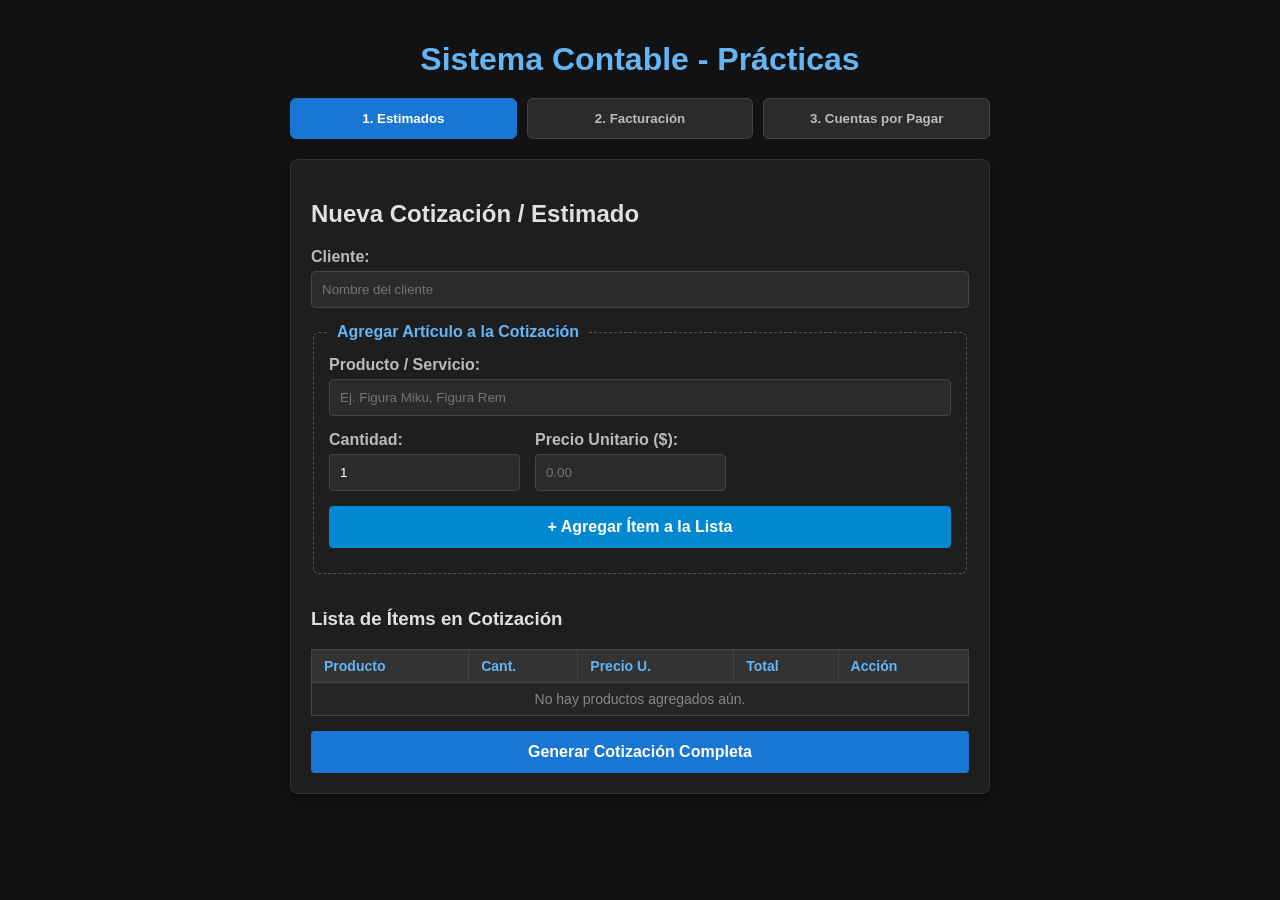
<file: INDEX.HTML>
<!DOCTYPE html>
<html lang="es">
<head>
  <meta charset="UTF-8">
  <meta name="viewport" content="width=device-width, initial-scale=1.0">
  <title>Sistema Contable - Prácticas</title>
  <link rel="stylesheet" href="style.css">
</head>
<body>

  <div class="container">
    <h1>Sistema Contable - Prácticas</h1>

    <!-- NAVEGACIÓN ENTRE MÓDULOS -->
    <div class="nav-tabs">
      <button class="tab-btn active" id="tab-estimados">1. Estimados</button>
      <button class="tab-btn" id="tab-facturacion">2. Facturación</button>
      <button class="tab-btn" id="tab-cxp">3. Cuentas por Pagar</button>
    </div>

    <!-- MÓDULO 1: ESTIMADOS -->
    <div id="modulo-estimados" class="modulo-contenido active">
      <section class="card">
        <h2>Nueva Cotización / Estimado</h2>
        <form id="form-estimado">
          <div class="form-group">
            <label>Cliente:</label>
            <input type="text" id="cliente" placeholder="Nombre del cliente" required>
          </div>

          <fieldset class="sub-card">
            <legend>Agregar Artículo a la Cotización</legend>
            <div class="form-group">
              <label>Producto / Servicio:</label>
              <input type="text" id="producto" placeholder="Ej. Figura Miku, Figura Rem">
            </div>
            <div class="form-row">
              <div class="form-group">
                <label>Cantidad:</label>
                <input type="number" id="cantidad" min="1" value="1">
              </div>
              <div class="form-group">
                <label>Precio Unitario ($):</label>
                <input type="number" id="precio" step="0.01" placeholder="0.00">
              </div>
            </div>
            <button type="button" id="btn-agregar-item" class="btn btn-secondary">+ Agregar Ítem a la Lista</button>
          </fieldset>

          <!-- TABLA DE ÍTEMS DE LA COTIZACIÓN -->
          <div class="tabla-container">
            <h3>Lista de Ítems en Cotización</h3>
            <table>
              <thead>
                <tr>
                  <th>Producto</th>
                  <th>Cant.</th>
                  <th>Precio U.</th>
                  <th>Total</th>
                  <th>Acción</th>
                </tr>
              </thead>
              <tbody id="tabla-items-cotizacion">
                <tr>
                  <td colspan="5" style="text-align: center; color: #888;">No hay productos agregados aún.</td>
                </tr>
              </tbody>
            </table>
          </div>

          <button type="submit" class="btn btn-primary" style="margin-top: 15px;">Generar Cotización Completa</button>
        </form>
      </section>

      <section class="card" id="seccion-resumen" style="display: none;">
        <h2>Resumen de Cotización Final</h2>
        <div id="detalle-cotizacion"></div>
        <button id="btn-convertir" class="btn btn-success">Convertir Cotización a Factura</button>
      </section>
    </div>

    <!-- MÓDULO 2: FACTURACIÓN -->
    <div id="modulo-facturacion" class="modulo-contenido">
      <section class="card">
        <h2>Nueva Factura de Venta</h2>
        <form id="form-factura">
          <div class="form-group">
            <label>Cliente:</label>
            <input type="text" id="fac-cliente" placeholder="Nombre del cliente" required>
          </div>

          <div class="tabla-container">
            <h3>Detalle de Factura</h3>
            <table>
              <thead>
                <tr>
                  <th>Producto</th>
                  <th>Cant.</th>
                  <th>Precio U.</th>
                  <th>Total</th>
                </tr>
              </thead>
              <tbody id="tabla-items-factura">
                <tr>
                  <td colspan="4" style="text-align: center; color: #888;">Carga una cotización o agrega ítems.</td>
                </tr>
              </tbody>
            </table>
          </div>

          <div class="form-group" style="margin-top: 15px;">
            <label>Tipo de Pago:</label>
            <select id="fac-tipo-pago" class="select-style">
              <option value="Contado">Contado</option>
              <option value="Crédito">Crédito (A Cuentas por Cobrar)</option>
            </select>
          </div>
          <button type="submit" class="btn btn-primary">Emitir Factura</button>
        </form>
      </section>

      <section class="card" id="seccion-factura-generada" style="display: none;">
        <h2>Factura Emitida</h2>
        <div id="detalle-factura"></div>
      </section>
    </div>

    <!-- MÓDULO 3: CUENTAS POR PAGAR -->
    <div id="modulo-cxp" class="modulo-contenido">
      <section class="card">
        <h2>Registrar Cuenta por Pagar (Proveedor)</h2>
        <form id="form-cxp">
          <div class="form-group">
            <label>Proveedor:</label>
            <input type="text" id="cxp-proveedor" placeholder="Nombre del proveedor" required>
          </div>
          <div class="form-group">
            <label>Concepto / Servicio:</label>
            <input type="text" id="cxp-concepto" placeholder="Ej. Compra de figuras al por mayor" required>
          </div>
          <div class="form-row">
            <div class="form-group">
              <label>Monto Total ($):</label>
              <input type="number" id="cxp-monto" step="0.01" placeholder="0.00" required>
            </div>
            <div class="form-group">
              <label>Fecha Vencimiento:</label>
              <input type="date" id="cxp-vencimiento" required>
            </div>
          </div>
          <button type="submit" class="btn btn-primary">Registrar Deuda</button>
        </form>
      </section>

      <section class="card" id="seccion-cxp-generada" style="display: none;">
        <h2>Registro de Cuenta Pendiente</h2>
        <div id="detalle-cxp"></div>
      </section>
    </div>

    <!-- MENSAJES DE ESTADO -->
    <div id="mensaje-estado"></div>
  </div>

  <!-- Asegúrate de poner aquí el nombre EXACTO de tu archivo .js -->
  <script src="ja.js"></script>
</body>
</html>
</file>
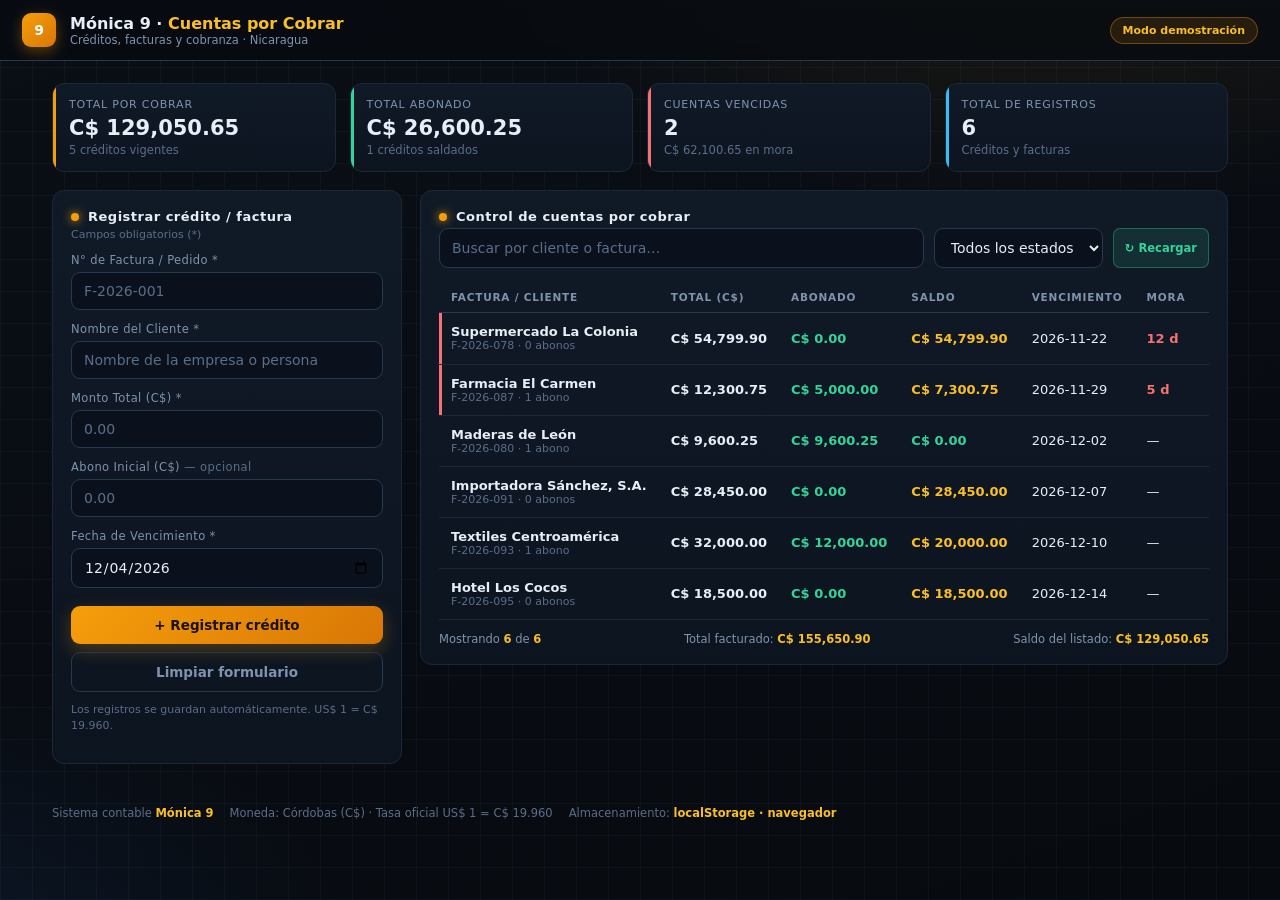
<file: cuentas_por_cobrar.html>
<!DOCTYPE html>
<html lang="es">
<head>
<meta charset="UTF-8"/>
<meta name="viewport" content="width=device-width, initial-scale=1.0"/>
<title>Mónica 9 · Cuentas por Cobrar</title>
<style>
  :root{
    --bg:#070a0f; --panel:#0e151f; --card:#101a26; --card2:#0c1420; --line:#1c2836; --line2:#27394d;
    --text:#e7eef7; --muted:#7f93ac; --dim:#5a6e88;
    --amber:#f59e0b; --amber2:#fbbf24; --amber-soft:rgba(245,158,11,.12);
    --green:#34d399; --green-soft:rgba(52,211,153,.12);
    --red:#f87171; --red-soft:rgba(248,113,113,.12);
    --sky:#38bdf8; --sky-soft:rgba(56,189,248,.12);
    --radius:12px;
  }
  *{box-sizing:border-box}
  html,body{height:100%}
  body{margin:0;color:var(--text);font-family:"Segoe UI",system-ui,-apple-system,Tahoma,Geneva,Verdana,sans-serif;font-size:14px;
    background:
      repeating-linear-gradient(0deg,rgba(125,155,205,.05) 0 1px,transparent 1px 32px),
      repeating-linear-gradient(90deg,rgba(125,155,205,.05) 0 1px,transparent 1px 32px),
      radial-gradient(1100px 620px at 82% -14%,rgba(245,158,11,.10),transparent 55%),
      radial-gradient(900px 520px at -10% 108%,rgba(43,111,214,.12),transparent 55%),
      linear-gradient(160deg,#0a0f16,#070a0f);
    background-attachment:fixed;
  }
  header{position:sticky;top:0;z-index:10;display:flex;align-items:center;gap:14px;padding:13px 22px;border-bottom:1px solid var(--line2);background:rgba(8,11,17,.82);backdrop-filter:blur(8px)}
  header .logo{width:34px;height:34px;border-radius:9px;background:linear-gradient(135deg,#f59e0b,#d97706);display:flex;align-items:center;justify-content:center;font-weight:800;color:#fff;box-shadow:0 4px 14px rgba(245,158,11,.35)}
  header h1{margin:0;font-size:16px;font-weight:700}
  header h1 span{color:var(--amber2)}
  header .sub{font-size:11.5px;color:var(--muted)}
  .chip{margin-left:auto;font-size:11px;color:var(--amber2);background:var(--amber-soft);border:1px solid rgba(245,158,11,.35);border-radius:999px;padding:6px 12px;font-weight:600;white-space:nowrap}
  .chip.ok{color:var(--green);background:var(--green-soft);border-color:rgba(52,211,153,.35)}
  main{padding:22px;max-width:1220px;margin:0 auto}
  .stats{display:grid;grid-template-columns:repeat(4,1fr);gap:14px}
  .stat{background:linear-gradient(180deg,var(--card),var(--card2));border:1px solid var(--line);border-radius:var(--radius);padding:14px 16px;position:relative;overflow:hidden}
  .stat::before{content:"";position:absolute;inset:0 auto 0 0;width:3px;background:var(--amber)}
  .stat.b.green::before{background:var(--green)}
  .stat.b.red::before{background:var(--red)}
  .stat.b.sky::before{background:var(--sky)}
  .stat .t{font-size:11px;text-transform:uppercase;letter-spacing:.8px;color:var(--muted)}
  .stat .v{font-size:21px;font-weight:800;margin-top:5px;font-variant-numeric:tabular-nums}
  .stat .v small{font-size:12px;font-weight:600;color:var(--muted)}
  .stat .d{font-size:11.5px;color:var(--dim);margin-top:3px}
  .layout{display:grid;grid-template-columns:350px 1fr;gap:18px;margin-top:18px;align-items:start}
  .card{background:linear-gradient(180deg,var(--card),var(--card2));border:1px solid var(--line);border-radius:var(--radius)}
  .card h2{margin:0;font-size:13px;font-weight:700;letter-spacing:.5px;display:flex;align-items:center;gap:9px}
  .card h2 .dot{width:8px;height:8px;border-radius:50%;background:var(--amber);box-shadow:0 0 10px var(--amber)}
  .form-card{padding:18px;position:sticky;top:78px}
  .form-card h2{margin-bottom:4px}
  .form-card .fs{font-size:11px;color:var(--dim);margin:0 0 6px}
  label{display:block;font-size:11.5px;color:var(--muted);margin:12px 0 5px;letter-spacing:.4px}
  input,select{width:100%;background:#0a111c;border:1px solid var(--line2);color:var(--text);border-radius:9px;padding:10px 12px;font-size:14px;font-family:inherit;outline:none;transition:border-color .15s,box-shadow .15s}
  input:focus,select:focus{border-color:var(--amber);box-shadow:0 0 0 3px rgba(245,158,11,.15)}
  input::placeholder{color:var(--dim)}
  .row2{display:grid;grid-template-columns:1fr 1fr;gap:10px}
  .btn{display:inline-flex;align-items:center;justify-content:center;gap:8px;border:none;border-radius:9px;padding:11px 14px;font-size:13.5px;font-weight:700;font-family:inherit;cursor:pointer;transition:transform .1s,box-shadow .15s,background .15s}
  .btn:active{transform:translateY(1px)}
  .btn.primary{width:100%;margin-top:18px;background:linear-gradient(135deg,#f59e0b,#d97706);color:#1a1204;box-shadow:0 6px 18px rgba(245,158,11,.28)}
  .btn.primary:hover{box-shadow:0 8px 22px rgba(245,158,11,.4)}
  .btn.ghost{background:transparent;border:1px solid var(--line2);color:var(--muted);margin-top:8px;width:100%;font-weight:600}
  .btn.ghost:hover{color:var(--amber2);border-color:var(--amber)}
  .btn.sm{padding:6px 11px;font-size:11.5px;border-radius:7px;font-weight:700}
  .btn.abonar{background:var(--amber-soft);color:var(--amber2);border:1px solid rgba(245,158,11,.35)}
  .btn.abonar:hover{background:rgba(245,158,11,.22)}
  .btn.del{background:var(--red-soft);color:var(--red);border:1px solid rgba(248,113,113,.35)}
  .btn.del:hover{background:rgba(248,113,113,.22)}
  .btn.clean{background:var(--green-soft);color:var(--green);border:1px solid rgba(52,211,153,.35)}
  .btn.clean:hover{background:rgba(52,211,153,.22)}
  .hint{font-size:11px;color:var(--dim);margin-top:10px;line-height:1.45}
  .table-card{padding:18px;min-width:0}
  .toolbar{display:flex;gap:10px;flex-wrap:wrap;margin:4px 0 14px}
  .toolbar .search{flex:1;min-width:190px;background:#0a111c}
  .toolbar select{width:auto}
  .tbody{width:100%;border-collapse:collapse;font-size:13px}
  .tbody thead th{font-size:10.5px;text-transform:uppercase;letter-spacing:.8px;color:var(--muted);text-align:left;padding:9px 12px;border-bottom:1px solid var(--line2);font-weight:700;white-space:nowrap}
  .tbody tbody td{padding:11px 12px;border-bottom:1px solid var(--line);vertical-align:middle;font-variant-numeric:tabular-nums}
  .tbody tbody tr{transition:background .12s}
  .tbody tbody tr:hover{background:rgba(245,158,11,.045)}
  .tbody tbody tr.vencida td:first-child{box-shadow:inset 3px 0 0 var(--red)}
  .tbody .cli strong{display:block;color:var(--text);max-width:230px;overflow:hidden;text-overflow:ellipsis;white-space:nowrap}
  .tbody .cli small{color:var(--dim);font-size:11px;display:block}
  .badge{display:inline-flex;align-items:center;gap:6px;border-radius:999px;padding:4px 10px;font-size:11px;font-weight:700;white-space:nowrap}
  .badge::before{content:"";width:6px;height:6px;border-radius:50%}
  .badge.pend{background:var(--amber-soft);color:var(--amber2)}
  .badge.pend::before{background:var(--amber);box-shadow:0 0 6px var(--amber)}
  .badge.parc{background:var(--sky-soft);color:var(--sky)}
  .badge.parc::before{background:var(--sky);box-shadow:0 0 6px var(--sky)}
  .badge.pag{background:var(--green-soft);color:var(--green)}
  .badge.pag::before{background:var(--green);box-shadow:0 0 6px var(--green)}
  .badge.vnc{background:var(--red-soft);color:var(--red)}
  .badge.vnc::before{background:var(--red)}
  .money{font-weight:700;white-space:nowrap}
  .money.saldo{color:var(--amber2)}
  .money.pag{color:var(--green)}
  .actions{display:flex;gap:6px;justify-content:flex-end;white-space:nowrap}
  .empty{padding:44px 20px;text-align:center;color:var(--dim)}
  .empty .ic{font-size:34px;margin-bottom:8px;opacity:.6}
  .tfoot{display:flex;justify-content:space-between;align-items:center;font-size:11.5px;color:var(--muted);padding-top:12px;gap:10px;flex-wrap:wrap}
  .tfoot b{color:var(--amber2)}
  .scroll{overflow-x:auto}
  .modal{position:fixed;inset:0;z-index:40;display:none;align-items:center;justify-content:center;background:rgba(4,7,12,.72);backdrop-filter:blur(4px)}
  .modal.show{display:flex}
  .modal .box{width:min(440px,92vw);background:linear-gradient(180deg,var(--card),var(--card2));border:1px solid var(--line2);border-radius:16px;padding:22px;box-shadow:0 24px 60px rgba(0,0,0,.55)}
  .modal .box h3{margin:0 0 4px;font-size:15px}
  .modal .box .sub{font-size:12px;color:var(--muted);margin-bottom:12px}
  .modal .saldo-box{display:flex;justify-content:space-between;align-items:center;background:#0a111c;border:1px solid var(--line);border-radius:10px;padding:10px 14px;margin-bottom:14px;font-size:13px}
  .modal .saldo-box b{font-size:17px;color:var(--amber2)}
  .modal .hist{max-height:120px;overflow:auto;border:1px solid var(--line);border-radius:8px;padding:8px 10px;font-size:11.5px;color:var(--muted)}
  .modal .hist .ab{display:flex;justify-content:space-between;padding:3px 0;border-bottom:1px dashed var(--line)}
  .modal .hist .ab:last-child{border-bottom:none}
  .modal .acc{display:flex;gap:10px;margin-top:16px}
  .modal .acc .btn{flex:1;margin:0}
  .toast{position:fixed;bottom:22px;left:50%;transform:translateX(-50%) translateY(20px);background:#111a26;border:1px solid var(--amber);color:var(--amber2);padding:11px 18px;border-radius:10px;font-size:13px;box-shadow:0 12px 34px rgba(0,0,0,.5);opacity:0;pointer-events:none;transition:opacity .25s,transform .25s;z-index:60}
  .toast.show{opacity:1;transform:translateX(-50%) translateY(0)}
  footer{max-width:1220px;margin:20px auto 0;padding:0 22px 20px;display:flex;gap:16px;flex-wrap:wrap;font-size:11.5px;color:var(--dim)}
  footer b{color:var(--amber2)}
  @media(max-width:940px){.layout{grid-template-columns:1fr}.form-card{position:static}.stats{grid-template-columns:repeat(2,1fr)}}
</style>
</head>
<body>
  <header>
    <div class="logo">9</div>
    <div>
      <h1>Mónica 9 · <span>Cuentas por Cobrar</span></h1>
      <div class="sub">Créditos, facturas y cobranza · Nicaragua</div>
    </div>
    <span class="chip" id="chip">Conectando…</span>
  </header>

  <main>
    <section class="stats">
      <div class="stat"><div class="t">Total por Cobrar</div><div class="v" id="stPorCobrar">C$ 0.00</div><div class="d" id="stPorCobrarD">Saldo vivo de créditos</div></div>
      <div class="stat b green"><div class="t">Total Abonado</div><div class="v" id="stAbonado">C$ 0.00</div><div class="d" id="stAbonadoD">0 créditos saldados</div></div>
      <div class="stat b red"><div class="t">Cuentas Vencidas</div><div class="v" id="stVencidas">0</div><div class="d" id="stVencidasD">C$ 0.00 en mora</div></div>
      <div class="stat b sky"><div class="t">Total de Registros</div><div class="v" id="stRegistros">0</div><div class="d">Créditos y facturas</div></div>
    </section>

    <div class="layout">
      <aside class="card form-card">
        <h2><span class="dot"></span>Registrar crédito / factura</h2>
        <p class="fs">Campos obligatorios (*)</p>
        <label for="factura">N° de Factura / Pedido *</label>
        <input id="factura" type="text" placeholder="F-2026-001" autocomplete="off"/>
        <label for="cliente">Nombre del Cliente *</label>
        <input id="cliente" type="text" placeholder="Nombre de la empresa o persona" autocomplete="off"/>
        <label for="monto">Monto Total (C$) *</label>
        <input id="monto" type="number" min="0.01" step="0.01" placeholder="0.00" inputmode="decimal"/>
        <label for="abonoInicial">Abono Inicial (C$) <span style="color:var(--dim)">— opcional</span></label>
        <input id="abonoInicial" type="number" min="0" step="0.01" placeholder="0.00" inputmode="decimal"/>
        <label for="fecha">Fecha de Vencimiento *</label>
        <input id="fecha" type="date"/>
        <button class="btn primary" id="btnAgregar">+ Registrar crédito</button>
        <button class="btn ghost" id="btnLimpiar">Limpiar formulario</button>
        <p class="hint">Los registros se guardan automáticamente. US$ 1 = C$ 19.960.</p>
      </aside>

      <section class="card table-card">
        <h2><span class="dot"></span>Control de cuentas por cobrar</h2>
        <div class="toolbar">
          <input class="search" id="buscar" type="text" placeholder="Buscar por cliente o factura…" autocomplete="off"/>
          <select id="filtro">
            <option value="todas">Todos los estados</option>
            <option value="Pendiente">Solo pendientes</option>
            <option value="Parcial">Abono parcial</option>
            <option value="Pagado">Pagados</option>
          </select>
          <button class="btn sm clean" id="btnRecargar">↻ Recargar</button>
        </div>
        <div class="scroll">
          <table class="tbody" id="tabla">
            <thead>
              <tr>
                <th>Factura / Cliente</th><th>Total (C$)</th><th>Abonado</th><th>Saldo</th><th>Vencimiento</th><th>Mora</th><th>Estado</th><th style="text-align:right">Acciones</th>
              </tr>
            </thead>
            <tbody id="tbody"></tbody>
          </table>
        </div>
        <div class="tfoot">
          <span>Mostrando <b id="nFiltradas">0</b> de <b id="nTotales">0</b></span>
          <span>Total facturado: <b id="totalFacturado">C$ 0.00</b></span>
          <span>Saldo del listado: <b id="totalSaldos">C$ 0.00</b></span>
        </div>
      </section>
    </div>
  </main>

  <footer>
    <span>Sistema contable <b>Mónica 9</b></span>
    <span>Moneda: Córdobas (C$) · Tasa oficial US$ 1 = C$ 19.960</span>
    <span>Almacenamiento: <b id="origen">—</b></span>
  </footer>

  <div class="modal" id="modal">
    <div class="box">
      <h3 id="mTitulo">Registrar abono</h3>
      <div class="sub" id="mSub">Factura · Cliente</div>
      <div class="saldo-box"><span>Saldo pendiente</span><b id="mSaldo">C$ 0.00</b></div>
      <div class="hist" id="mHist"></div>
      <label for="abono">Monto del abono (C$)</label>
      <input id="abono" type="number" min="0.01" step="0.01" placeholder="0.00" inputmode="decimal" autocomplete="off"/>
      <div class="acc">
        <button class="btn primary" id="btnAbonarOK" style="margin:0">Registrar abono</button>
        <button class="btn ghost" id="btnAbonarCancel" style="margin:0">Cancelar</button>
      </div>
    </div>
  </div>

  <div class="toast" id="toast"></div>

<script>
  var TASA = 19.960;
  var KEY = 'cxc_creditos_v2';
  var $ = function(id){ return document.getElementById(id); };
  var toastTimer = null;
  var registros = [];
  var filtro = 'todas';
  var busqueda = '';
  var abonandoId = null;

  var hasIPC = !!(window.api && typeof window.api.crearCuentaPorCobrar === 'function' && typeof window.api.listarCuentasPorCobrar === 'function' && typeof window.api.actualizarEstadoCuenta === 'function');
  var hasIPCSync = !!window.api;

  function iso(d){ var off=d.getTimezoneOffset(); return new Date(d.getTime()-off*60000).toISOString().slice(0,10); }
  function hoyISO(){ return iso(new Date()); }
  function fechaISO(dias){ var d=new Date(); d.setDate(d.getDate()+dias); return iso(d); }
  function fmtC(x){ return 'C$ ' + Number(x||0).toLocaleString('es-NI',{minimumFractionDigits:2,maximumFractionDigits:2}); }
  function fmtF(f){ if(!f || f.indexOf('-')!==2) return f||'—'; var p=f.split('-'); return p.length===3 ? (p[2]+'/'+p[1]+'/'+p[0]) : f; }
  function diasVencido(f){ return Math.max(Math.floor((new Date()-new Date(f+'T00:00:00'))/86400000),0); }
  function fechaValida(f){
    if(!f || typeof f!=='string' || !/^\d{4}-\d{2}-\d{2}$/.test(f)) return false;
    var p = f.split('-');
    var d = new Date(Number(p[0]), Number(p[1])-1, Number(p[2]));
    return d.getFullYear()===Number(p[0]) && d.getMonth()===Number(p[1])-1 && d.getDate()===Number(p[2]);
  }
  function esc(s){ return String(s==null?'':s).replace(/[&<>"']/g,function(c){ return {'&':'&amp;','<':'&lt;','>':'&gt;','"':'&quot;',"'":'&#39;'}[c]; }); }
  function uuid(){ return 'id-' + Date.now().toString(36) + '-' + Math.random().toString(36).slice(2,8); }
  function sumAbonos(c){ return (c.abonos||[]).reduce(function(s,a){ return s+Number(a.monto||0); },0); }
  function saldoDe(c){ return Math.max(Number(c.montoTotal||0) - sumAbonos(c), 0); }
  function estadoDe(c){
    if(saldoDe(c) <= 0) return 'Pagado';
    if(sumAbonos(c) > 0) return 'Parcial';
    return 'Pendiente';
  }
  function esVencida(c){ return (c.estado==='Pagado' ? false : diasVencido(c.fechaVencimiento) > 0); }

  function seed(){
    return [
      {id:uuid(),factura:'F-2026-091',cliente:'Importadora Sánchez, S.A.',montoTotal:28450.00,abonos:[],fechaVencimiento:fechaISO(3)},
      {id:uuid(),factura:'F-2026-087',cliente:'Farmacia El Carmen',montoTotal:12300.75,abonos:[{monto:5000.00,fecha:fechaISO(-4)}],fechaVencimiento:fechaISO(-5)},
      {id:uuid(),factura:'F-2026-078',cliente:'Supermercado La Colonia',montoTotal:54799.90,abonos:[],fechaVencimiento:fechaISO(-12)},
      {id:uuid(),factura:'F-2026-095',cliente:'Hotel Los Cocos',montoTotal:18500.00,abonos:[],fechaVencimiento:fechaISO(10)},
      {id:uuid(),factura:'F-2026-080',cliente:'Maderas de León',montoTotal:9600.25,abonos:[{monto:9600.25,fecha:fechaISO(-2)}],fechaVencimiento:fechaISO(-2)},
      {id:uuid(),factura:'F-2026-093',cliente:'Textiles Centroamérica',montoTotal:32000.00,abonos:[{monto:12000.00,fecha:fechaISO(-1)}],fechaVencimiento:fechaISO(6)}
    ].map(function(m){ m.estado = estadoDe(m); return m; });
  }

  function cargarLocal(){
    try{
      var raw = localStorage.getItem(KEY);
      if(raw){ registros = JSON.parse(raw); }
      else { registros = seed(); persistir(); }
      registros.forEach(function(c){ c.estado = estadoDe(c); });
      return true;
    }catch(e){ registros = seed(); return false; }
  }
  function persistir(){
    try{ localStorage.setItem(KEY, JSON.stringify(registros)); return true; }catch(e){ return false; }
  }
  function normalizar(r){
    var ab = r.abonos || [];
    if(Array.isArray(r.abono)){ ab = r.abono; }
    else if(r.abono && r.abono > 0){ ab = [{monto: Number(r.abono)}]; }
    var c = {
      id: r.id || r.ID || uuid(),
      factura: r.factura || r.numeroFactura || r.numero_factura || r.factura_numero || '',
      cliente: r.cliente || r.cliente_nombre || r.nombre || '(sin nombre)',
      montoTotal: Number(r.montoTotal || r.monto || r.importe) || (r.monto_usd ? Math.round(Number(r.monto_usd)*TASA*100)/100 : 0),
      abonos: ab.map(function(a){ return { monto: Number(a.monto||0), fecha: a.fecha||hoyISO() }; }),
      fechaVencimiento: r.fechaVencimiento || r.fecha_vencimiento || r.fecha || hoyISO()
    };
    c.estado = estadoDe(c);
    return c;
  }

  function setIPC(on){
    if(on){
      $('origen').textContent = 'SQLite local · Electron IPC';
      $('chip').className = 'chip ok'; $('chip').textContent = 'Conectado · SQLite';
    } else {
      $('origen').textContent = 'localStorage · navegador';
      $('chip').className = 'chip'; $('chip').textContent = 'Modo demostración';
    }
  }

  function vista(){
    var v = registros.slice().sort(function(a,b){
      return (a.fechaVencimiento||'').localeCompare(b.fechaVencimiento||'') || (a.estado===b.estado?0:(a.estado==='Pendiente'?-1:1));
    });
    if(busqueda){
      v = v.filter(function(c){ return (c.cliente+' '+c.factura).toLowerCase().indexOf(busqueda.toLowerCase()) !== -1; });
    }
    if(filtro !== 'todas'){ v = v.filter(function(c){ return c.estado === filtro; }); }
    return v;
  }

  function badgeHTML(c){
    var s = c.estado;
    if(s === 'Pagado') return '<span class="badge pag">Pagado</span>';
    if(esVencida(c)) return '<span class="badge vnc">Vencida</span>';
    if(s === 'Parcial') return '<span class="badge parc">Abono Parcial</span>';
    return '<span class="badge pend">Pendiente</span>';
  }

  function render(){
    var tb = $('tbody'), v = vista();
    var porCobrar=0, abonado=0, moraS=0, i=0, abL=0;
    registros.forEach(function(c){
      abonado += sumAbonos(c);
      if(c.estado!=='Pagado'){ porCobrar += saldoDe(c); if(esVencida(c)){ moraS += saldoDe(c); } }
      if(c.estado==='Pagado') abL++;
    });
    $('stPorCobrar').textContent = fmtC(porCobrar);
    $('stPorCobrarD').textContent = registros.filter(function(c){return c.estado!=='Pagado';}).length + ' créditos vigentes';
    $('stAbonado').textContent = fmtC(abonado);
    $('stAbonadoD').textContent = abL + ' créditos saldados';
    var vnc = registros.filter(esVencida).length;
    $('stVencidas').textContent = vnc;
    $('stVencidasD').textContent = fmtC(moraS) + ' en mora';
    $('stRegistros').textContent = registros.length;
    $('nTotales').textContent = registros.length;
    $('nFiltradas').textContent = v.length;
    $('totalFacturado').textContent = fmtC(registros.reduce(function(s,c){return s+Number(c.montoTotal);},0));
    $('totalSaldos').textContent = fmtC(v.reduce(function(s,c){return s+saldoDe(c);},0));

    if(!v.length){
      tb.innerHTML = '<tr><td colspan="8"><div class="empty"><div class="ic">💼</div>No hay registros que coincidan con la búsqueda.</div></td></tr>';
      return;
    }
    tb.innerHTML = v.map(function(c){
      i++;
      var saldo = saldoDe(c), vnc = esVencida(c), dv = diasVencido(c.fechaVencimiento);
      var abonoActual = sumAbonos(c);
      var acciones = saldo > 0
        ? '<button class="btn sm abonar" data-act="abonar" data-id="'+esc(c.id)+'">Abonar</button>'
        : '<span class="btn sm" style="opacity:.45;cursor:default;background:var(--green-soft);color:var(--green)">Saldada</span>';
      acciones += ' <button class="btn sm del" data-act="del" data-id="'+esc(c.id)+'">Eliminar</button>';
      return '<tr class="'+(vnc?'vencida':'')+'">'
        + '<td class="cli"><strong title="'+esc(c.cliente)+'">'+esc(c.cliente)+'</strong><small>'+esc(c.factura||'s/n')+' · '+(c.abonos||[]).length+' abono'+( (c.abonos||[]).length!==1?'s':'')+'</small></td>'
        + '<td class="money">'+fmtC(c.montoTotal)+'</td>'
        + '<td class="money pag">'+fmtC(abonoActual)+'</td>'
        + '<td class="money '+(saldo>0?'saldo':'pag')+'">'+fmtC(saldo)+'</td>'
        + '<td>'+fmtF(c.fechaVencimiento)+'</td>'
        + '<td>'+(c.estado==='Pagado' ? '—' : (vnc ? '<span style="color:var(--red);font-weight:700">'+dv+' d</span>' : '—'))+'</td>'
        + '<td>'+badgeHTML(c)+'</td>'
        + '<td class="actions">'+acciones+'</td>'
        + '</tr>';
    }).join('');
  }

  function toast(msg){
    var t = $('toast'); t.textContent = msg; t.classList.add('show');
    clearTimeout(toastTimer);
    toastTimer = setTimeout(function(){ t.classList.remove('show'); }, 2600);
  }

  function ipcCrear(d){
    return Promise.resolve(window.api.crearCuentaPorCobrar({
      numeroFactura: d.factura, cliente: d.cliente,
      monto: d.montoTotal, montoUsd: Math.round(d.montoTotal/TASA*100)/100,
      abono: d.abonoInicial, fechaVencimiento: d.fechaVencimiento, estado: 'Pendiente'
    })).then(function(r){
      if(!r || r.ok === false){ return { ok:false, error:(r && r.error) || 'No se pudo guardar (error de IPC).' }; }
      return { ok:true, datos: normalizar(r.data || r) };
    }).catch(function(){ return { ok:false, error:'No se pudo guardar (error de IPC).' }; });
  }
  function ipcListar(){
    return Promise.resolve(window.api.listarCuentasPorCobrar()).then(function(rows){
      if(Array.isArray(rows)){ registros = rows.map(normalizar); return true; } return false;
    }).catch(function(){ return false; });
  }
  function ipcEstado(id, st){
    return Promise.resolve(window.api.actualizarEstadoCuenta(id, st)).then(function(r){ return r!==false; }).catch(function(){ return false; });
  }
  function ipcAbono(id, monto){
    if(hasIPC && window.api.abonarCuenta && typeof window.api.abonarCuenta==='function'){
      return Promise.resolve(window.api.abonarCuenta(id, monto)).then(function(r){
        return { ok: !!(r && r.ok !== false), error: (r && r.error) || null };
      }).catch(function(){ return { ok:false, error:'No se pudo registrar el abono.' }; });
    }
    return Promise.resolve({ ok:false, error:'No se pudo registrar el abono.' });
  }

  function crearLocal(d){
    var n = { id: uuid(), factura: d.factura || ('F-'+new Date().getFullYear()+'-'+String(registros.length+1).padStart(3,'0')),
      cliente: d.cliente, montoTotal: d.montoTotal, abonos: [], fechaVencimiento: d.fechaVencimiento };
    if(d.abonoInicial > 0){ n.abonos.push({ monto: Math.min(d.abonoInicial, d.montoTotal), fecha: hoyISO() }); }
    n.estado = estadoDe(n);
    registros.unshift(n); persistir();
    return n;
  }
  function abonarLocal(id, monto){
    var c = registros.find(function(x){return x.id===id;}); if(!c) return false;
    var saldo = saldoDe(c);
    if(!(monto>0) || monto>saldo+0.0001) return false;
    c.abonos = c.abonos||[];
    c.abonos.push({ monto: Number(monto), fecha: hoyISO() });
    c.estado = estadoDe(c);
    persistir(); return true;
  }
  function eliminarLocal(id){
    var k = registros.findIndex(function(x){return x.id===id;});
    if(k===-1) return false; registros.splice(k,1); persistir(); return true;
  }

  function validar(){
    var fac = $('factura').value.trim();
    var cli = $('cliente').value.trim();
    var mon = parseFloat($('monto').value);
    var ab = parseFloat($('abonoInicial').value)||0;
    var fec = $('fecha').value;
    if(!fac){ toast('Indique el N° de factura/pedido.'); $('factura').focus(); return null; }
    if(!cli){ toast('Indique el nombre del cliente.'); $('cliente').focus(); return null; }
    if(!(mon>0)){ toast('Ingrese un monto total válido en Córdobas.'); $('monto').focus(); return null; }
    if(ab<0 || ab>=mon){ toast('El abono inicial debe ser menor que el monto total.'); $('abonoInicial').focus(); return null; }
    if(!fec){ toast('Seleccione la fecha de vencimiento.'); $('fecha').focus(); return null; }
    if(!fechaValida(fec)){ toast('La fecha de vencimiento no es válida.'); $('fecha').focus(); return null; }
    return { factura:fac, cliente:cli, montoTotal:Math.round(mon*100)/100, abonoInicial:Math.round(ab*100)/100, fechaVencimiento:fec };
  }
  function limpiar(){
    $('factura').value=''; $('cliente').value=''; $('monto').value=''; $('abonoInicial').value=''; $('fecha').value=hoyISO();
    $('factura').focus();
  }
  function registrar(e){
    if(e) e.preventDefault();
    var d = validar(); if(!d) return;
    var p = hasIPC ? ipcCrear(d) : Promise.resolve({ ok:true, datos: crearLocal(d) });
    p.then(function(n){
      if(n && n.ok !== false && n.datos){
        if(hasIPC) registros.unshift(n.datos);
        toast('Registrado: '+n.datos.cliente+' · '+fmtC(n.datos.montoTotal)); limpiar(); render();
      }
      else toast((n && n.error) || 'No se pudo guardar.');
    });
  }

  function abrirModal(id){
    var c = registros.find(function(x){return x.id===id;}); if(!c) return;
    abonandoId = id;
    var saldo = saldoDe(c);
    $('mTitulo').textContent = 'Abonar — '+esc(c.factura||'s/n');
    $('mSub').textContent = esc(c.cliente);
    $('mSaldo').textContent = fmtC(saldo);
    $('mHist').innerHTML = (c.abonos||[]).length
      ? (c.abonos||[]).map(function(a){ return '<div class="ab"><span>'+fmtF(a.fecha||'—')+'</span><b style="color:var(--green)">'+fmtC(a.monto)+'</b></div>'; }).join('')
      : '<div style="text-align:center;color:var(--dim);padding:4px">Sin abonos registrados</div>';
    $('abono').value = ''; $('abono').max = Math.round(saldo*100)/100;
    $('modal').classList.add('show'); $('abono').focus();
  }
  function cerrarModal(){ $('modal').classList.remove('show'); abonandoId = null; $('abono').value=''; }

  function confirmarAbono(){
    if(!abonandoId) return;
    var c = registros.find(function(x){return x.id===abonandoId;}); if(!c){ cerrarModal(); return; }
    var monto = parseFloat($('abono').value);
    var saldo = saldoDe(c);
    if(!(monto>0)){ toast('Ingrese un monto de abono válido.'); $('abono').focus(); return; }
    if(monto > saldo+0.0001){ toast('El abono no puede superar el saldo ('+fmtC(saldo)+').'); $('abono').focus(); return; }
    var fin = function(ok, err){
      if(!ok){ cerrarModal(); toast(err || 'No se pudo registrar el abono.'); render(); return; }
      cerrarModal(); toast('Abono registrado de '+fmtC(monto)); render();
    };
    if(hasIPC){
      var nuevoSaldo = Math.round((saldo-monto)*100)/100;
      ipcAbono(abonandoId, monto).then(function(res){
        ipcEstado(abonandoId, nuevoSaldo<=0 ? 'Pagado' : 'Parcial').then(function(){
          if(res.ok) fin(true);
          else fin(false, res.error || 'No se pudo registrar el abono.');
        });
      });
    } else {
      fin(abonarLocal(abonandoId, monto));
    }
  }

  function onTabla(e){
    var b = e.target.closest('button[data-act]'); if(!b) return;
    var id = b.getAttribute('data-id'), act = b.getAttribute('data-act');
    if(act==='abonar'){ abrirModal(id); }
    else if(act==='del'){
      if(!confirm('¿Eliminar la cuenta "'+(registros.find(function(x){return x.id===id;})||{}).cliente+'"?')) return;
      var ok = hasIPC ? false : eliminarLocal(id);
      if(ok) toast('Registro eliminado.'); else toast('No se puede eliminar con SQLite activo.');
      render();
    }
  }

  function init(){
    $('btnAgregar').addEventListener('click', registrar);
    $('btnLimpiar').addEventListener('click', limpiar);
    $('btnRecargar').addEventListener('click', function(){ render(); });
    $('buscar').addEventListener('input', function(){ busqueda=this.value; render(); });
    $('filtro').addEventListener('change', function(){ filtro=this.value; render(); });
    $('tabla').addEventListener('click', onTabla);
    $('btnAbonarOK').addEventListener('click', confirmarAbono);
    $('btnAbonarCancel').addEventListener('click', cerrarModal);
    $('modal').addEventListener('click', function(e){ if(e.target===this) cerrarModal(); });
    document.addEventListener('keydown', function(e){ if(e.key==='Escape') cerrarModal(); });
    ['factura','cliente','monto','abonoInicial','fecha'].forEach(function(id){
      $(id).addEventListener('keydown', function(e){ if(e.key==='Enter'){ e.preventDefault(); if(id==='fecha'){ registrar(e); } } });
    });
    setIPC(false);
    var cargar = hasIPC ? ipcListar() : Promise.resolve(cargarLocal());
    cargar.then(function(){ setIPC(hasIPC); render(); });
  }

  document.addEventListener('DOMContentLoaded', function(){
    if(hasIPC) setIPC(true);
    if(!$('fecha').value) $('fecha').value = hoyISO();
    init();
  });
</script>
</body>
</html>
</file>
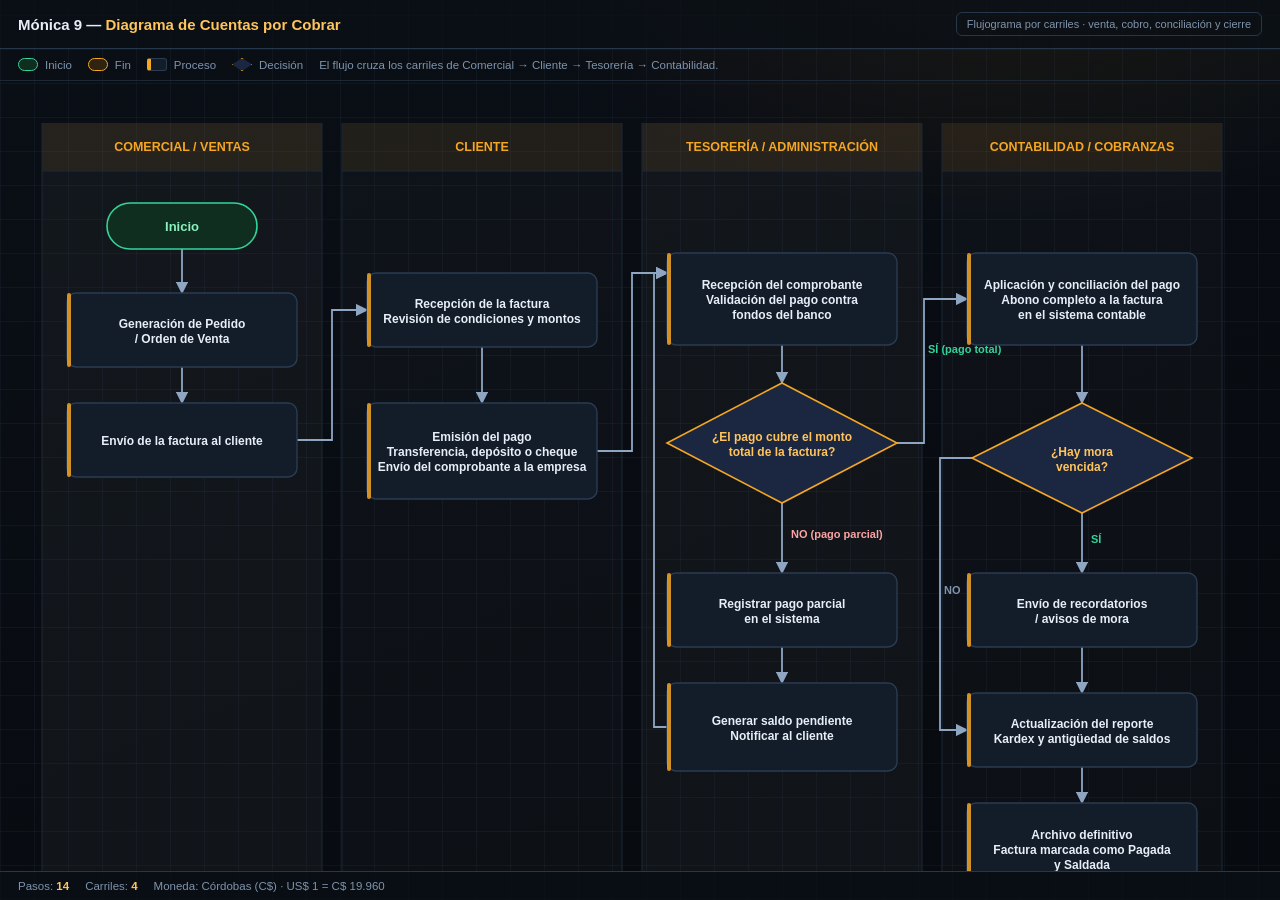
<file: cuentas_por_cobrar_diagrama.html>
<!DOCTYPE html>
<html lang="es">
<head>
<meta charset="UTF-8" />
<meta name="viewport" content="width=device-width, initial-scale=1.0" />
<title>Mónica 9 — Diagrama de Cuentas por Cobrar</title>
<style>
  :root{
    --bg:#070a0f; --panel:#0e151f; --card:#101a26; --line:#1c2836; --line2:#26374b;
    --text:#e7eef7; --muted:#7f93ac; --amber:#f5a623; --amber2:#ffc45c; --green:#34d399;
  }
  *{box-sizing:border-box}
  html,body{height:100%}
  body{margin:0;height:100vh;display:flex;flex-direction:column;color:var(--text);
    font-family:"Segoe UI",Tahoma,Geneva,Verdana,sans-serif;font-size:13px;background:
      repeating-linear-gradient(0deg,rgba(125,155,205,.06) 0 1px,transparent 1px 34px),
      repeating-linear-gradient(90deg,rgba(125,155,205,.06) 0 1px,transparent 1px 34px),
      radial-gradient(1000px 600px at 80% -12%,rgba(245,166,35,.09),transparent 55%),
      linear-gradient(160deg,#0a0f16,#070a0f)}
  .top{flex:none;display:flex;align-items:center;gap:14px;padding:12px 18px;border-bottom:1px solid var(--line2);background:rgba(10,15,22,.75)}
  .top h1{margin:0;font-size:15px;font-weight:700}
  .top h1 span{color:var(--amber2)}
  .badge{margin-left:auto;font-size:11px;color:var(--muted);border:1px solid var(--line2);border-radius:6px;padding:5px 10px}
  .legend{display:flex;gap:16px;align-items:center;flex-wrap:wrap;font-size:11.5px;color:var(--muted);padding:9px 18px;border-bottom:1px solid var(--line)}
  .legend .it{display:flex;align-items:center;gap:7px}
  .sw{width:20px;height:13px;border-radius:3px;display:inline-block}
  .sw.p{background:#131d29;border:1px solid #2a3b52;border-left:4px solid var(--amber)}
  .sw.q{background:#1b2740;border:1px solid var(--amber);clip-path:polygon(50% 0,100% 50%,50% 100%,0 50%)}
  .sw.s{background:#0f2e1f;border:1px solid var(--green);border-radius:7px}
  .sw.e{background:#2e2410;border:1px solid var(--amber);border-radius:7px}
  .wrap{flex:1;min-height:0;overflow:auto;padding:22px}
  #dg{display:block}
  .foot{flex:none;display:flex;align-items:center;gap:16px;padding:8px 18px;border-top:1px solid var(--line2);background:rgba(10,15,22,.75);font-size:11.5px;color:var(--muted)}
  .foot b{color:var(--amber2)}
</style>
</head>
<body>
  <div class="top">
    <h1>Mónica 9 — <span>Diagrama de Cuentas por Cobrar</span></h1>
    <span class="badge">Flujograma por carriles · venta, cobro, conciliación y cierre</span>
  </div>
  <div class="legend">
    <span class="it"><span class="sw s"></span> Inicio</span>
    <span class="it"><span class="sw e"></span> Fin</span>
    <span class="it"><span class="sw p"></span> Proceso</span>
    <span class="it"><span class="sw q"></span> Decisión</span>
    <span class="it">El flujo cruza los carriles de Comercial → Cliente → Tesorería → Contabilidad.</span>
  </div>
  <div class="wrap"><div id="dg"></div></div>
  <div class="foot"><span>Pasos: <b>14</b></span><span>Carriles: <b>4</b></span><span>Moneda: Córdobas (C$) · US$ 1 = C$ 19.960</span></div>

<script>
const esc = s => String(s==null?'':s).replace(/[&<>"']/g,c=>({'&':'&amp;','<':'&lt;','>':'&gt;','"':'&quot;',"'":'&#39;'}[c]));

const COLW=280, colX=[20,320,620,920], TOP=20, HH=48;
const CX = i => colX[i] + COLW/2;
const LANES = ['COMERCIAL / VENTAS','CLIENTE','TESORERÍA / ADMINISTRACIÓN','CONTABILIDAD / COBRANZAS'];

const NODES = [
  {id:'A', col:0, y:100, w:150, h:46, type:'term', c:'start', lines:['Inicio']},
  {id:'B', col:0, y:190, w:230, h:74, type:'proc',  lines:['Generación de Pedido','/ Orden de Venta']},
  {id:'C', col:0, y:300, w:230, h:74, type:'proc',  lines:['Envío de la factura al cliente']},
  {id:'D', col:1, y:170, w:230, h:74, type:'proc',  lines:['Recepción de la factura','Revisión de condiciones y montos']},
  {id:'E', col:1, y:300, w:230, h:96, type:'proc',  lines:['Emisión del pago','Transferencia, depósito o cheque','Envío del comprobante a la empresa']},
  {id:'F', col:2, y:150, w:230, h:92, type:'proc',  lines:['Recepción del comprobante','Validación del pago contra','fondos del banco']},
  {id:'G', col:2, y:280, w:230, h:120, type:'dec',  lines:['¿El pago cubre el monto','total de la factura?']},
  {id:'H', col:2, y:470, w:230, h:74, type:'proc',  lines:['Registrar pago parcial','en el sistema']},
  {id:'I', col:2, y:580, w:230, h:88, type:'proc',  lines:['Generar saldo pendiente','Notificar al cliente']},
  {id:'J', col:3, y:150, w:230, h:92, type:'proc',  lines:['Aplicación y conciliación del pago','Abono completo a la factura','en el sistema contable']},
  {id:'K', col:3, y:300, w:220, h:110, type:'dec',  lines:['¿Hay mora','vencida?']},
  {id:'L', col:3, y:470, w:230, h:74, type:'proc',  lines:['Envío de recordatorios','/ avisos de mora']},
  {id:'M', col:3, y:590, w:230, h:74, type:'proc',  lines:['Actualización del reporte','Kardex y antigüedad de saldos']},
  {id:'N', col:3, y:700, w:230, h:92, type:'proc',  lines:['Archivo definitivo','Factura marcada como Pagada','y Saldada']},
  {id:'O', col:3, y:810, w:150, h:46, type:'term', c:'end', lines:['FIN']}
];
const byId={}; NODES.forEach(n=>{ n.cx=CX(n.col); n.x=n.cx-n.w/2; n.cy=n.y+n.h/2; byId[n.id]=n; });

const H = 900, W = colX[3]+COLW+20;
const R  = n => n.x+n.w, Lft = n => n.x, B = n => n.y+n.h, T = n => n.y;

function textSVG(lines, cx, cy, fill, weight, size){
  const lh = (size&&size>12?16:15), y0 = cy - (lines.length-1)*lh/2 + 5;
  return '<text x="'+cx+'" y="'+y0+'" text-anchor="middle" fill="'+fill+'" font-size="'+(size||12)+'" font-weight="'+(weight||'400')+'" font-family="Segoe UI,Tahoma,sans-serif">'+
    lines.map((l,i)=>'<tspan x="'+cx+'" dy="'+(i?lh:0)+'">'+esc(l)+'</tspan>').join('')+'</text>';
}
function nodeSVG(n){
  if(n.type==='dec'){
    const pts=[n.cx,n.y, n.x+n.w,n.cy, n.cx,n.y+n.h, n.x,n.cy].join(' ');
    return '<polygon points="'+pts+'" fill="#1b2740" stroke="#f5a623" stroke-width="1.6"/>'+textSVG(n.lines,n.cx,n.cy,'#ffc45c','700');
  }
  if(n.type==='term'){
    const s = n.c==='start' ? {f:'#0f2e1f',st:'#34d399',tx:'#8af0bd'} : {f:'#2e2410',st:'#f5a623',tx:'#ffc45c'};
    return '<rect x="'+n.x+'" y="'+n.y+'" width="'+n.w+'" height="'+n.h+'" rx="'+(n.h/2)+'" fill="'+s.f+'" stroke="'+s.st+'" stroke-width="1.6"/>'+textSVG(n.lines,n.cx,n.cy,s.tx,'700',13);
  }
  let s='<rect x="'+n.x+'" y="'+n.y+'" width="'+n.w+'" height="'+n.h+'" rx="9" fill="#131d29" stroke="#2a3b52" stroke-width="1.4"/>';
  s+='<rect x="'+n.x+'" y="'+n.y+'" width="4" height="'+n.h+'" rx="2" fill="#f5a623" opacity="0.85"/>';
  return s + textSVG(n.lines,n.cx,n.cy,'#e7eef7','600');
}

function render(){
  let lanes='';
  for(let i=0;i<4;i++){
    lanes+='<rect x="'+colX[i]+'" y="'+TOP+'" width="'+COLW+'" height="'+(H-TOP)+'" fill="'+(i%2?'rgba(255,255,255,.018)':'rgba(255,255,255,.035)')+'"/>';
    lanes+='<rect x="'+colX[i]+'" y="'+TOP+'" width="'+COLW+'" height="'+HH+'" fill="rgba(245,166,35,.08)"/>';
    lanes+='<line x1="'+colX[i]+'" y1="'+TOP+'" x2="'+colX[i]+'" y2="'+H+'" stroke="#1c2836"/>';
    lanes+='<line x1="'+(colX[i]+COLW)+'" y1="'+TOP+'" x2="'+(colX[i]+COLW)+'" y2="'+H+'" stroke="#1c2836"/>';
    lanes+='<line x1="'+colX[i]+'" y1="'+(TOP+HH)+'" x2="'+(colX[i]+COLW)+'" y2="'+(TOP+HH)+'" stroke="#1c2836"/>';
    lanes+='<text x="'+(colX[i]+COLW/2)+'" y="'+(TOP+HH/2+4)+'" text-anchor="middle" fill="#f5a623" font-size="12.5" font-weight="700" font-family="Segoe UI,Tahoma,sans-serif">'+esc(LANES[i])+'</text>';
  }
  const arrow = d => '<path d="'+d+'" fill="none" stroke="#8fa6c2" stroke-width="1.8" marker-end="url(#ah)"/>';
  const lbl = (x,y,t,color) => '<text x="'+x+'" y="'+y+'" fill="'+(color||'#ffc45c')+'" font-size="11" font-weight="700" font-family="Segoe UI,Tahoma,sans-serif">'+esc(t)+'</text>';
  let e='';
  // verticales dentro de carril
  e+=arrow('M'+byId.A.cx+' '+B(byId.A)+' V'+T(byId.B));
  e+=arrow('M'+byId.B.cx+' '+B(byId.B)+' V'+T(byId.C));
  e+=arrow('M'+byId.D.cx+' '+B(byId.D)+' V'+T(byId.E));
  e+=arrow('M'+byId.F.cx+' '+B(byId.F)+' V'+T(byId.G));
  e+=arrow('M'+byId.G.cx+' '+B(byId.G)+' V'+T(byId.H));
  e+=lbl(byId.G.cx+9, (B(byId.G)+T(byId.H))/2, 'NO (pago parcial)', '#fca5a5');
  e+=arrow('M'+byId.H.cx+' '+B(byId.H)+' V'+T(byId.I));
  e+=arrow('M'+byId.J.cx+' '+B(byId.J)+' V'+T(byId.K));
  e+=arrow('M'+byId.K.cx+' '+B(byId.K)+' V'+T(byId.L));
  e+=lbl(byId.K.cx+9, (B(byId.K)+T(byId.L))/2, 'SÍ', '#34d399');
  e+=arrow('M'+byId.L.cx+' '+B(byId.L)+' V'+T(byId.M));
  e+=arrow('M'+byId.M.cx+' '+B(byId.M)+' V'+T(byId.N));
  e+=arrow('M'+byId.N.cx+' '+B(byId.N)+' V'+T(byId.O));
  // cruces entre carriles
  e+=arrow('M'+R(byId.C)+' '+byId.C.cy+' H310 V'+byId.D.cy+' H'+Lft(byId.D));   // C -> D
  e+=arrow('M'+R(byId.E)+' '+byId.E.cy+' H610 V170 H'+Lft(byId.F));              // E -> F
  e+=arrow('M'+R(byId.G)+' '+byId.G.cy+' H902 V'+byId.J.cy+' H'+Lft(byId.J));    // G -> J (pago total)
  e+=lbl(906, 250, 'SÍ (pago total)', '#34d399');
  e+=arrow('M'+Lft(byId.I)+' '+byId.I.cy+' H632 V170 H'+Lft(byId.F));            // I -> F (bucle)
  e+=arrow('M'+Lft(byId.K)+' '+byId.K.cy+' H918 V'+byId.M.cy+' H'+Lft(byId.M));  // K -> M (no mora)
  e+=lbl(922, (byId.K.cy+byId.M.cy)/2, 'NO', '#7f93ac');

  let nodes=''; NODES.forEach(n=> nodes+=nodeSVG(n));
  const defs='<defs><marker id="ah" viewBox="0 0 10 10" refX="9" refY="5" markerWidth="7" markerHeight="7" orient="auto-start-reverse"><path d="M0 0 L10 5 L0 10 z" fill="#8fa6c2"/></marker></defs>';
  document.getElementById('dg').innerHTML =
    '<svg id="svgd" width="'+W+'" height="'+H+'" viewBox="0 0 '+W+' '+H+'" xmlns="http://www.w3.org/2000/svg">'+defs+lanes+e+nodes+'</svg>';
}
render();
</script>
</body>
</html>
</file>
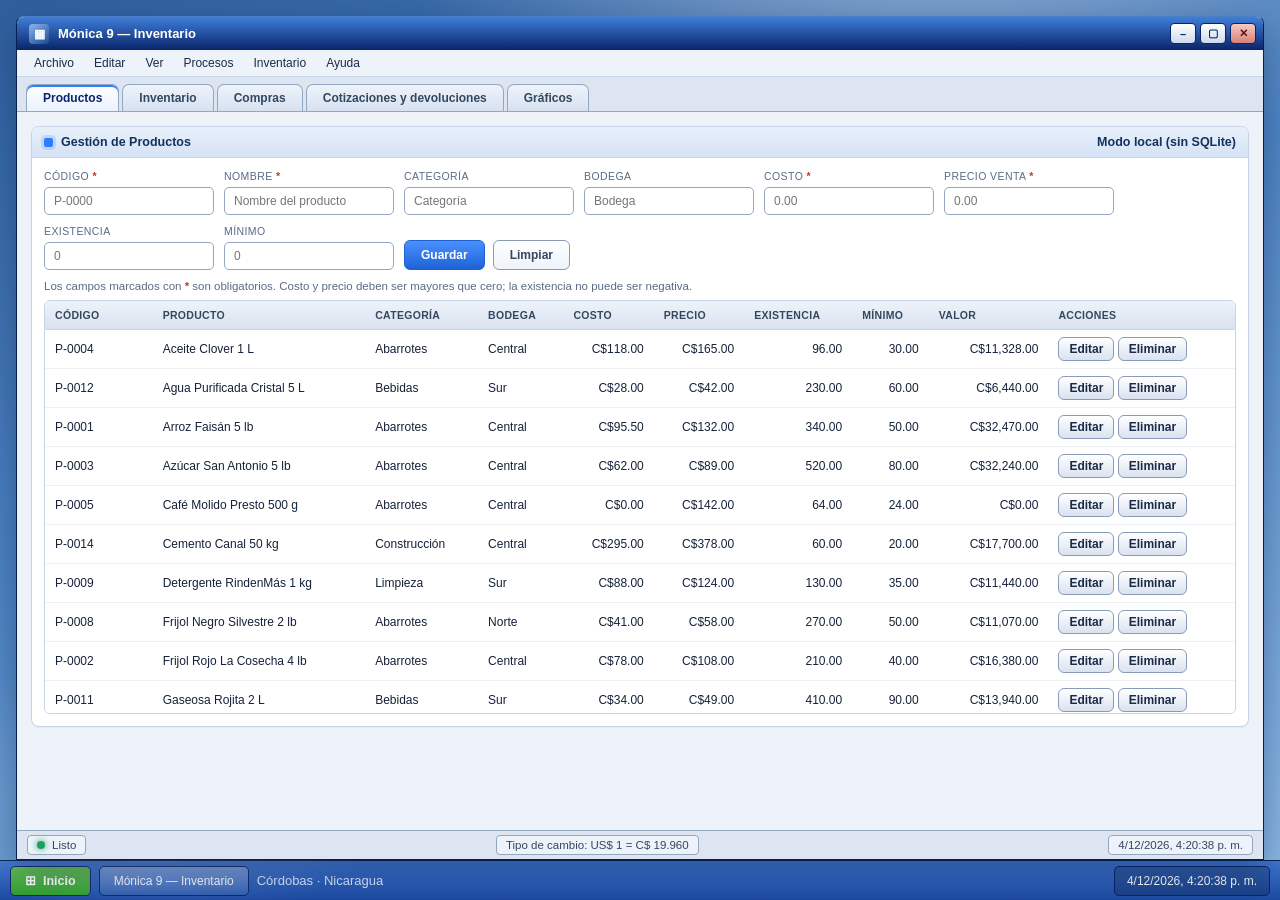
<file: inventario.html>
<!DOCTYPE html>
<html lang="es">
<head>
<meta charset="UTF-8" />
<meta name="viewport" content="width=device-width, initial-scale=1.0" />
<title>Mónica 9 — Inventario</title>
<style>
  :root{
    --navy:#0a246a; --navy2:#2b6fd6; --accent:#2f7dff; --accent-d:#1e63d6;
    --face:#dde5f2; --face-2:#eef3fa; --panel:#ffffff;
    --line:#93a6c2; --line-2:#c7d3e6; --text:#152238; --muted:#5a6b85;
    --ok:#1f9e63; --warn:#b8860b; --danger:#c0392b;
    --shadow:0 12px 34px rgba(8,25,60,.38);
  }
  *{box-sizing:border-box}
  html,body{height:100%}
  body{margin:0;padding:0;height:100vh;overflow:hidden;color:var(--text);
    font-family:"Segoe UI",Tahoma,Geneva,Verdana,sans-serif;font-size:13px;-webkit-font-smoothing:antialiased}

  /* ---------- Escritorio ---------- */
  .desktop{position:relative;height:100vh;overflow:hidden;display:flex;flex-direction:column;padding:16px 16px 0;
    background:radial-gradient(900px 520px at 72% -12%,rgba(255,255,255,.45),transparent 60%),
      linear-gradient(160deg,#2f5f9e 0%,#4d84c4 42%,#8fbbe8 100%)}
  .desktop::after{content:"";position:absolute;inset:0;pointer-events:none;
    background:radial-gradient(420px 220px at 12% 88%,rgba(255,255,255,.18),transparent 60%)}

  /* ---------- Ventana principal ---------- */
  .win{position:relative;z-index:1;flex:1;min-height:0;display:flex;flex-direction:column;background:var(--face);
    border:1px solid #06204f;border-top-color:#4d7fc4;border-radius:8px 8px 0 0;box-shadow:var(--shadow);overflow:hidden}
  .titlebar{flex:none;display:flex;align-items:center;justify-content:space-between;gap:12px;
    padding:6px 7px 6px 12px;color:#fff;background:linear-gradient(180deg,#3f7fd8,#0a246a);font-weight:600;font-size:13px}
  .tb-title{display:flex;align-items:center;gap:9px;min-width:0}
  .tb-ico{width:20px;height:20px;border-radius:4px;background:linear-gradient(145deg,#8cb6f0,#1b4a94);display:grid;place-items:center;font-size:12px;color:#fff}
  .tb-btns{display:flex;gap:4px}
  .tbb{width:26px;height:21px;border:1px solid #0a246a;border-radius:4px;color:#0a246a;font:inherit;font-size:11px;font-weight:700;cursor:pointer;
    background:linear-gradient(180deg,#fff,#cdd9ec)}
  .tbb:hover{background:linear-gradient(180deg,#fff,#b7cbe8)}
  .tbb.close{background:linear-gradient(180deg,#f6c9c2,#d88176);color:#5a1414}

  .menubar{flex:none;display:flex;gap:2px;padding:3px 8px;background:var(--face-2);border-bottom:1px solid var(--line-2);font-size:12px;color:#1b2b47}
  .menubar span{padding:3px 9px;border-radius:3px;cursor:default}
  .menubar span:hover{background:#cfe0f7}

  .tabbar{flex:none;display:flex;gap:3px;padding:7px 9px 0;background:var(--face);border-bottom:1px solid var(--line)}
  .tab{appearance:none;border:1px solid var(--line);border-bottom:none;color:#33475f;padding:6px 16px;font:inherit;font-size:12px;font-weight:600;
    border-radius:7px 7px 0 0;cursor:pointer;background:linear-gradient(180deg,#eef3fa,#d7e1f1)}
  .tab:hover{color:var(--navy);background:linear-gradient(180deg,#fff,#e3edfb)}
  .tab.active{background:linear-gradient(180deg,#fff,#eaf2ff);color:var(--navy);box-shadow:inset 0 2px 0 var(--accent)}

  .content{position:relative;flex:1;min-height:0;overflow:auto;padding:14px;background:var(--face-2)}
  .tabpane{display:none}.tabpane.active{display:block}

  /* ---------- Secciones y cuadrícula de botones ---------- */
  .sec{background:var(--panel);border:1px solid var(--line-2);border-radius:8px;margin-bottom:14px;overflow:hidden;box-shadow:0 1px 2px rgba(20,40,80,.06)}
  .sec-head{display:flex;align-items:center;gap:8px;padding:8px 12px;font-weight:700;font-size:12.5px;color:#14315e;
    background:linear-gradient(180deg,#e8f0fb,#d5e3f6);border-bottom:1px solid var(--line-2)}
  .sec-head .k{width:9px;height:9px;border-radius:2px;background:var(--accent);box-shadow:0 0 0 3px rgba(47,125,255,.18)}
  .grid{display:grid;grid-template-columns:repeat(auto-fill,minmax(158px,1fr));gap:10px;padding:12px}
  .tile{appearance:none;display:flex;flex-direction:column;align-items:center;gap:8px;text-align:center;padding:13px 8px 11px;
    background:linear-gradient(180deg,#fff,#e9eff8);border:1px solid #b9c6da;border-radius:8px;color:#1b2b47;font:inherit;font-size:11.5px;font-weight:600;
    cursor:pointer;min-height:100px;transition:transform .1s ease,box-shadow .12s ease,border-color .12s ease,background .12s ease}
  .tile:hover{background:linear-gradient(180deg,#fff,#dcebff);border-color:var(--accent);box-shadow:0 6px 14px rgba(47,125,255,.25);transform:translateY(-1px)}
  .tile:active{transform:translateY(0)}
  .tile .ico{width:42px;height:42px;color:var(--accent-d)}
  .tile .ico svg{width:100%;height:100%;display:block}
  .tile .lbl{line-height:1.2}

  /* ---------- Barra de estado / tareas ---------- */
  .statusbar{flex:none;display:flex;align-items:center;justify-content:space-between;gap:10px;padding:4px 10px;font-size:11.5px;color:#33475f;background:var(--face);border-top:1px solid var(--line)}
  .statusbar .sb{display:flex;align-items:center;gap:7px;border:1px solid var(--line);border-radius:4px;padding:3px 9px;background:#eef3fa}
  .dot{width:8px;height:8px;border-radius:50%;background:var(--ok);box-shadow:0 0 7px var(--ok)}
  .taskbar{flex:none;display:flex;align-items:center;gap:8px;height:40px;margin:0 -16px;padding:0 10px;
    background:linear-gradient(180deg,#3f77d4,#1c4aa0);border-top:1px solid #06204f;color:#fff}
  .start{display:flex;align-items:center;gap:7px;height:30px;padding:0 14px;border:1px solid #0a246a;border-radius:5px;color:#fff;font-weight:700;font-size:12.5px;cursor:pointer;
    background:linear-gradient(180deg,#5fbf4f,#2f9e2f)}
  .start:hover{background:linear-gradient(180deg,#6fcf5d,#37ad37)}
  .task{height:30px;padding:0 14px;border:1px solid #0a246a;border-radius:5px;color:#fff;font-size:12px;cursor:pointer;
    background:linear-gradient(180deg,rgba(255,255,255,.30),rgba(255,255,255,.06))}
  .tray{margin-left:auto;display:flex;align-items:center;gap:8px;height:30px;padding:0 12px;border:1px solid #0a246a;border-radius:5px;background:rgba(0,0,0,.18);font-size:12px;font-variant-numeric:tabular-nums}

  /* ---------- Diálogos (ventanas flotantes) ---------- */
  .overlay{position:fixed;inset:0;z-index:60;display:flex;align-items:center;justify-content:center;padding:20px;background:rgba(8,22,50,.45)}
  .overlay.hidden{display:none}
  .dlg{--dlg-accent:#0a246a;display:flex;flex-direction:column;width:min(1000px,96vw);max-height:90vh;background:var(--face);
    border:1px solid #06204f;border-radius:8px;box-shadow:0 30px 80px rgba(0,0,0,.5);overflow:hidden;animation:pop .16s ease}
  .dlg.sm{width:min(520px,94vw)}
  @keyframes pop{from{transform:scale(.975);opacity:.55}to{transform:none;opacity:1}}
  .dlg-title{flex:none;display:flex;align-items:center;justify-content:space-between;gap:10px;padding:6px 8px 6px 12px;color:#fff;font-weight:700;font-size:13px;
    background:linear-gradient(180deg,var(--dlg-accent),#0a246a)}
  .dlg-title .dt{display:flex;align-items:center;gap:8px;min-width:0}
  .dlg-close{width:26px;height:22px;border:1px solid #5a1414;border-radius:4px;color:#5a1414;font:inherit;font-weight:700;cursor:pointer;background:linear-gradient(180deg,#f6c9c2,#d88176)}
  .dlg-body{flex:1;min-height:0;overflow:auto;padding:14px;background:var(--panel)}
  .dlg-foot{flex:none;display:flex;justify-content:flex-end;gap:8px;padding:10px 12px;background:var(--face);border-top:1px solid var(--line)}
  .sub{font-size:11.5px;color:var(--muted);margin:0 0 10px}

  .dlg-tools{display:flex;flex-wrap:wrap;align-items:flex-end;gap:12px;padding-bottom:12px;margin-bottom:12px;border-bottom:1px solid var(--line-2)}
  .fgroup{display:flex;flex-direction:column;gap:5px}
  .flabel{font-size:10.5px;color:var(--muted);letter-spacing:.04em;text-transform:uppercase}
  .fld{background:#fff;border:1px solid var(--line);border-radius:5px;padding:6px 9px;font:inherit;font-size:12px;color:var(--text);min-width:150px}
  .fld:focus{outline:none;border-color:var(--accent);box-shadow:0 0 0 3px rgba(47,125,255,.18)}
  .radios{display:flex;gap:14px;padding-bottom:4px}
  .radio{display:flex;align-items:center;gap:6px;font-size:12px;color:#33475f;cursor:pointer}

  .btn{appearance:none;border:1px solid #8a9bb5;border-radius:6px;color:#1b2b47;padding:7px 16px;font:inherit;font-size:12px;font-weight:600;cursor:pointer;
    background:linear-gradient(180deg,#fff,#d9e2f0)}
  .btn:hover{background:linear-gradient(180deg,#fff,#cfe0f8);border-color:var(--accent)}
  .btn:active{transform:translateY(1px)}
  .btn-primary{background:linear-gradient(180deg,#4a90ff,#1e63d6);border-color:#1e63d6;color:#fff}
  .btn-primary:hover{background:linear-gradient(180deg,#5c9cff,#2a6fe0)}
  .btn-ghost{background:linear-gradient(180deg,#fff,#eef3fa);color:#33475f}

  .tbl-wrap{border:1px solid var(--line-2);border-radius:6px;overflow:auto;max-height:46vh;background:#fff}
  table.tbl{width:100%;border-collapse:collapse;font-size:12px}
  .tbl th{position:sticky;top:0;z-index:1;background:linear-gradient(180deg,#eef3fa,#d9e2f0);color:#33475f;font-weight:700;font-size:10.5px;
    text-transform:uppercase;letter-spacing:.03em;padding:8px 10px;text-align:left;border-bottom:1px solid var(--line-2);white-space:nowrap}
  .tbl td{padding:7px 10px;border-bottom:1px solid #eef1f6;white-space:nowrap}
  .tbl tbody tr:hover{background:#eaf2ff}
  .tbl tfoot td{background:#eef3fa;font-weight:700;border-top:1px solid var(--line-2);border-bottom:none}
  .num{text-align:right;font-variant-numeric:tabular-nums}
  .empty{padding:18px;color:var(--muted);font-size:12px}

  /* ---------- Gráficos ---------- */
  .charts-head{display:flex;flex-wrap:wrap;align-items:flex-end;gap:12px;padding:12px;background:var(--panel);border:1px solid var(--line-2);border-radius:8px;margin-bottom:14px}
  .charts-grid{display:grid;grid-template-columns:repeat(auto-fit,minmax(400px,1fr));gap:14px}
  .card{position:relative;background:#fff;border:1px solid var(--line-2);border-radius:8px;padding:12px;box-shadow:0 1px 2px rgba(20,40,80,.06)}
  .card h3{margin:0 0 4px;font-size:12.5px;color:#14315e;display:flex;align-items:center;justify-content:space-between;gap:8px}
  .card .val{font-size:11px;color:var(--muted);font-variant-numeric:tabular-nums}
  .card svg{width:100%;height:auto;display:block}

  .palette{position:absolute;z-index:90;width:236px;background:var(--face);border:1px solid #06204f;border-radius:8px;padding:11px;box-shadow:var(--shadow)}
  .palette.hidden{display:none}
  .palette .pt{font-weight:700;font-size:12px;color:#14315e;margin-bottom:8px}
  .palette label{display:flex;align-items:center;justify-content:space-between;gap:10px;font-size:12px;margin-bottom:7px}
  .palette input[type=color]{width:40px;height:24px;border:1px solid var(--line);border-radius:4px;background:#fff;padding:0;cursor:pointer}
  .swatches{display:flex;gap:6px;flex-wrap:wrap;margin-top:4px}
  .sw{width:22px;height:22px;border-radius:5px;border:1px solid rgba(0,0,0,.25);cursor:pointer}
  .hidden{display:none!important}

  /* ---------- Avisos flotantes (toasts) ---------- */
  .toast{position:fixed;bottom:58px;left:50%;transform:translateX(-50%) translateY(20px);z-index:120;max-width:72vw;
    padding:11px 18px;border-radius:8px;font-size:12.5px;font-weight:600;color:#fff;box-shadow:0 14px 34px rgba(8,25,60,.45);
    opacity:0;pointer-events:none;transition:opacity .22s ease,transform .22s ease}
  .toast.show{opacity:1;transform:translateX(-50%) translateY(0)}
  .toast.info{background:linear-gradient(180deg,#3f7fd8,#1e63d6);border:1px solid #164a9e}
  .toast.ok{background:linear-gradient(180deg,#2aa76a,#1f8a56);border:1px solid #14663f}
  .toast.error{background:linear-gradient(180deg,#d1503f,#b2382b);border:1px solid #8c2a20}

  .formgrid{display:flex;flex-wrap:wrap;align-items:flex-end;gap:10px}
  .formgrid .fld{min-width:130px}
  .req{color:var(--danger);font-weight:700}

  @media (max-width:760px){ .grid{grid-template-columns:repeat(auto-fill,minmax(130px,1fr))} .charts-grid{grid-template-columns:1fr} }

  @media print{
    body{background:#fff}
    .desktop{display:none}
    .overlay{position:static;background:#fff;padding:0}
    .dlg{box-shadow:none;border:none;width:100%;max-height:none}
    .dlg-foot,.dlg-tools,.dlg-close{display:none!important}
  }
</style>
</head>
<body>
<div class="desktop">
  <div class="win">
    <div class="titlebar">
      <div class="tb-title"><span class="tb-ico">▦</span> Mónica 9 — Inventario</div>
      <div class="tb-btns"><button class="tbb" title="Minimizar">–</button><button class="tbb" title="Maximizar">▢</button><button class="tbb close" title="Cerrar">✕</button></div>
    </div>
    <div class="menubar"><span>Archivo</span><span>Editar</span><span>Ver</span><span>Procesos</span><span>Inventario</span><span>Ayuda</span></div>
    <div class="tabbar" id="tabs"></div>
    <div class="content" id="content"></div>
    <div class="statusbar">
      <span class="sb"><span class="dot"></span><span id="status">Listo</span></span>
      <span class="sb" id="tc">Tipo de cambio: US$ 1 = C$ 19.960</span>
      <span class="sb" id="clock"></span>
    </div>
  </div>
  <div class="taskbar">
    <button class="start"><span>⊞</span> Inicio</button>
    <button class="task">Mónica 9 — Inventario</button>
    <span class="sb" style="border:none;background:transparent;color:#dfe9ff">Córdobas · Nicaragua</span>
    <div class="tray"><span id="trayClock"></span></div>
  </div>
</div>
<div class="overlay hidden" id="overlay"></div>
<div class="toast" id="toast"></div>
<script>
const TASA = 19.960;
const fmtNIO = new Intl.NumberFormat('es-NI',{style:'currency',currency:'NIO',minimumFractionDigits:2,maximumFractionDigits:2});
const money = n => fmtNIO.format(Number(n)||0).replace('NIO','C$').replace(/\s+/g,' ').trim();
const usd = n => 'US$ ' + ((Number(n)||0)/TASA).toLocaleString('es-NI',{minimumFractionDigits:2,maximumFractionDigits:2});
const compact = n => { n = Number(n)||0; if(Math.abs(n)>=1000) return 'C$ ' + (n/1000).toFixed(0) + 'k'; return 'C$ ' + n.toFixed(0); };
const num = n => (Number(n)||0).toLocaleString('es-NI',{minimumFractionDigits:2,maximumFractionDigits:2});
const $ = id => document.getElementById(id);
const esc = s => String(s==null?'':s).replace(/[&<>"']/g,c=>({'&':'&amp;','<':'&lt;','>':'&gt;','"':'&quot;',"'":'&#39;'}[c]));
const status = m => { $('status').textContent = m; };

/* ---------- Fechas (deterministas, año en curso) ---------- */
const HOY = new Date();
const Y = HOY.getFullYear();
const iso = d => { const x = (d instanceof Date)?d:new Date(d); return new Date(x.getTime()-x.getTimezoneOffset()*60000).toISOString().slice(0,10); };
const fecha = s => new Date(s+'T00:00:00').toLocaleDateString('es-NI',{day:'2-digit',month:'2-digit',year:'numeric'});
const MES = ['Ene','Feb','Mar','Abr','May','Jun','Jul','Ago','Sep','Oct','Nov','Dic'];

/* ---------- Datos ---------- */
let PRODUCTOS = [
  ['P-0001','Arroz Faisán 5 lb','Abarrotes','Central',95.50,132.00,340,50],
  ['P-0002','Frijol Rojo La Cosecha 4 lb','Abarrotes','Central',78.00,108.00,210,40],
  ['P-0003','Azúcar San Antonio 5 lb','Abarrotes','Central',62.00,89.00,520,80],
  ['P-0004','Aceite Clover 1 L','Abarrotes','Central',118.00,165.00,96,30],
  ['P-0005','Café Molido Presto 500 g','Abarrotes','Central',0,142.00,64,24],
  ['P-0006','Leche La Perfecta 1 L','Lácteos','Norte',52.00,72.00,180,60],
  ['P-0007','Queso Seco El Progreso lb','Lácteos','Norte',0,95.00,42,15],
  ['P-0008','Frijol Negro Silvestre 2 lb','Abarrotes','Norte',41.00,58.00,270,50],
  ['P-0009','Detergente RindenMás 1 kg','Limpieza','Sur',88.00,124.00,130,35],
  ['P-0010','Jabón Marfil 3 pack','Limpieza','Sur',0,66.00,75,25],
  ['P-0011','Gaseosa Rojita 2 L','Bebidas','Sur',34.00,49.00,410,90],
  ['P-0012','Agua Purificada Cristal 5 L','Bebidas','Sur',28.00,42.00,230,60],
  ['P-0013','Harina Maseca 2 kg','Abarrotes','Central',58.00,82.00,150,40],
  ['P-0014','Cemento Canal 50 kg','Construcción','Central',295.00,378.00,60,20]
].map((p,i)=>({codigo:p[0],nombre:p[1],categoria:p[2],bodega:p[3],costo:p[4],precio:p[5],existencia:p[6],minimo:p[7],valor:p[4]*p[6]}));

/* Copia de los datos de ejemplo para sembrar la base de datos la primera vez. */
const SEED = PRODUCTOS.map(p=>({codigo:p.codigo,nombre:p.nombre,categoria:p.categoria,bodega:p.bodega,costo:p.costo,precio:p.precio,existencia:p.existencia,minimo:p.minimo}));

const ORDENES = [
  {numero:'OC-1001',proveedor:'Distribuidora La Colonia',fecha:iso(new Date(Y,0,9)),estado:'Recibida',items:[['P-0001',120],['P-0003',200],['P-0013',80]]},
  {numero:'OC-1002',proveedor:'Lácteos La Perfecta',fecha:iso(new Date(Y,1,14)),estado:'Recibida',items:[['P-0006',150],['P-0007',40]]},
  {numero:'OC-1003',proveedor:'Comercial Mántica',fecha:iso(new Date(Y,2,5)),estado:'Recibida',items:[['P-0002',180],['P-0008',120]]},
  {numero:'OC-1004',proveedor:'Distribuidora La Colonia',fecha:iso(new Date(Y,3,21)),estado:'Pendiente',items:[['P-0004',90],['P-0005',60]]},
  {numero:'OC-1005',proveedor:'Ferretería El Progreso',fecha:iso(new Date(Y,4,12)),estado:'Recibida',items:[['P-0014',70]]},
  {numero:'OC-1006',proveedor:'Comercial Mántica',fecha:iso(new Date(Y,5,8)),estado:'Recibida',items:[['P-0009',110],['P-0010',80]]},
  {numero:'OC-1007',proveedor:'Bebidas del Istmo',fecha:iso(new Date(Y,6,17)),estado:'Recibida',items:[['P-0011',300],['P-0012',180]]},
  {numero:'OC-1008',proveedor:'Distribuidora La Colonia',fecha:iso(new Date(Y,7,3)),estado:'Pendiente',items:[['P-0001',150],['P-0003',220]]},
  {numero:'OC-1009',proveedor:'Lácteos La Perfecta',fecha:iso(new Date(Y,8,25)),estado:'Recibida',items:[['P-0006',200],['P-0007',55]]},
  {numero:'OC-1010',proveedor:'Ferretería El Progreso',fecha:iso(new Date(Y,9,14)),estado:'Recibida',items:[['P-0014',90]]},
  {numero:'OC-1011',proveedor:'Bebidas del Istmo',fecha:iso(new Date(Y,10,6)),estado:'Pendiente',items:[['P-0011',260],['P-0012',140]]}
];
const costoDe = c => (PRODUCTOS.find(p=>p.codigo===c)||{costo:0}).precio; // compras se valoran a precio de lista
const costoReal = c => (PRODUCTOS.find(p=>p.codigo===c)||{costo:0}).costo;
ORDENES.forEach(o=>{ o.monto = o.items.reduce((a,it)=>a + it[1]*costoReal(it[0]),0); o.unidades = o.items.reduce((a,it)=>a+it[1],0); });

const RECEPCIONES = ORDENES.filter(o=>o.estado==='Recibida').map((o,i)=>({
  numero:'REC-'+String(2001+i), orden:o.numero, proveedor:o.proveedor, fecha:o.fecha, unidades:o.unidades, monto:o.monto
}));

const PROVEEDORES = [
  ['PR-01','Distribuidora La Colonia','Managua','2255-1010','Distribuidora La Colonia'],
  ['PR-02','Lácteos La Perfecta','Matagalpa','2772-3344','Lácteos La Perfecta'],
  ['PR-03','Comercial Mántica','Managua','2266-7788','Comercial Mántica'],
  ['PR-04','Ferretería El Progreso','Estelí','2713-9090','Ferretería El Progreso'],
  ['PR-05','Bebidas del Istmo','Masaya','2512-4545','Bebidas del Istmo']
].map(p=>({codigo:p[0],nombre:p[1],ciudad:p[2],telefono:p[3],cuenta:p[4]}));

const DEVOLUCIONES = [
  {fecha:iso(new Date(Y,0,18)),proveedor:'Comercial Mántica',documento:'NC-000034',motivo:'Mercadería en mal estado',monto:8500},
  {fecha:iso(new Date(Y,1,26)),proveedor:'Lácteos La Perfecta',documento:'NC-000041',motivo:'Diferencia de precio',monto:2300},
  {fecha:iso(new Date(Y,3,9)),proveedor:'Distribuidora La Colonia',documento:'NC-000047',motivo:'Devolución parcial',monto:5600},
  {fecha:iso(new Date(Y,5,22)),proveedor:'Ferretería El Progreso',documento:'NC-000052',motivo:'Producto dañado',monto:12400},
  {fecha:iso(new Date(Y,7,30)),proveedor:'Bebidas del Istmo',documento:'NC-000058',motivo:'No coincidía con la orden',monto:4100},
  {fecha:iso(new Date(Y,9,11)),proveedor:'Comercial Mántica',documento:'NC-000063',motivo:'Mercadería vencida',monto:9600}
];

const COTIZACIONES = [
  {numero:'COT-0001',cliente:'Supermercado La Unión',fecha:iso(new Date(Y,0,12)),validez:iso(new Date(Y,0,27)),monto:84500,estado:'Enviada'},
  {numero:'COT-0002',cliente:'Pulpería Doña Rosa',fecha:iso(new Date(Y,1,3)),validez:iso(new Date(Y,1,18)),monto:12750,estado:'Aceptada'},
  {numero:'COT-0003',cliente:'Hotel Camino Real',fecha:iso(new Date(Y,2,19)),validez:iso(new Date(Y,3,4)),monto:156000,estado:'Enviada'},
  {numero:'COT-0004',cliente:'Comedor El Buen Gusto',fecha:iso(new Date(Y,4,7)),validez:iso(new Date(Y,4,22)),monto:38200,estado:'Vencida'},
  {numero:'COT-0005',cliente:'Supermercado La Unión',fecha:iso(new Date(Y,6,15)),validez:iso(new Date(Y,6,30)),monto:98700,estado:'Aceptada'},
  {numero:'COT-0006',cliente:'Distribuidora El Sol',fecha:iso(new Date(Y,8,2)),validez:iso(new Date(Y,8,17)),monto:64000,estado:'Enviada'}
];

const MOVIMIENTOS = (function(){
  const tipos = ['Entrada','Salida','Ajuste'];
  const rows = [];
  for(let m=0;m<12;m++){
    const base = 1200 + m*40;
    rows.push({fecha:iso(new Date(Y,m,5)),codigo:PRODUCTOS[m%PRODUCTOS.length].codigo,producto:PRODUCTOS[m%PRODUCTOS.length].nombre,tipo:'Entrada',cantidad:base%900+80,saldo:3400+base});
    rows.push({fecha:iso(new Date(Y,m,17)),codigo:PRODUCTOS[(m+3)%PRODUCTOS.length].codigo,producto:PRODUCTOS[(m+3)%PRODUCTOS.length].nombre,tipo:'Salida',cantidad:-(base%700+60),saldo:3000+base});
    if(m%3===0) rows.push({fecha:iso(new Date(Y,m,23)),codigo:PRODUCTOS[(m+7)%PRODUCTOS.length].codigo,producto:PRODUCTOS[(m+7)%PRODUCTOS.length].nombre,tipo:'Ajuste',cantidad:(m%2?-25:35),saldo:3050+base});
  }
  return rows;
})();

/* ---------- Series mensuales para gráficos ---------- */
const SERIES = {
  valor:  [612000,648500,701200,688900,742300,805600,779400,834100,890300,872500,935800,981200],
  total:  [ 96500,107800,132400,118900,141600,164200,150800,171300,188700,166900,203500,214800],
  devol:  [  8500,  2300,     0,  5600,     0, 12400,     0,  4100,     0,  9600,     0,     0],
  orden:  [ 78800, 51200, 96800, 62300, 41500, 87400, 71900, 90200, 66800, 54900, 81300,     0]
};
const VENDEDOR = {                 // color por defecto de cada serie
  valor:'#2f7dff', total:'#1f9e63', devol:'#b8860b', orden:'#8b5cf6'
};

/* ---------- Iconos (SVG inline) ---------- */
const ICO = (function(){
  const w = '<svg viewBox="0 0 24 24" fill="none" stroke="currentColor" stroke-width="1.5" stroke-linecap="round" stroke-linejoin="round">';
  const f = s => w + s + '</svg>';
  return {
    folder: f('<path d="M3 7a2 2 0 0 1 2-2h4l2 2h8a2 2 0 0 1 2 2v8a2 2 0 0 1-2 2H5a2 2 0 0 1-2-2z"/><path d="M3 10h18"/>'),
    book:   f('<path d="M5 4a2 2 0 0 1 2-2h11v18H7a2 2 0 0 0-2 2z"/><path d="M5 4v16"/><path d="M9 7h6M9 11h6"/>'),
    cart:   f('<circle cx="9" cy="20" r="1.4"/><circle cx="18" cy="20" r="1.4"/><path d="M2 3h3l2.4 11h11.2L21 7H6"/>'),
    chart:  f('<path d="M4 20V10M10 20V4M16 20v-7M22 20H2"/>'),
    doc:    f('<path d="M6 2h8l4 4v16H6z"/><path d="M14 2v4h4"/><path d="M9 12h6M9 16h6"/>'),
    box:    f('<path d="M3 7l9-4 9 4-9 4z"/><path d="M3 7v10l9 4 9-4V7"/><path d="M12 11v10"/>'),
    gear:   f('<circle cx="12" cy="12" r="3"/><path d="M12 2v3M12 19v3M4.2 4.2l2.1 2.1M17.7 17.7l2.1 2.1M2 12h3M19 12h3M4.2 19.8l2.1-2.1M17.7 6.3l2.1-2.1"/>'),
    tag:    f('<path d="M20 12l-8 8-8-8V4h8z"/><circle cx="8.5" cy="8.5" r="1.3"/>'),
    list:   f('<path d="M8 6h13M8 12h13M8 18h13M3 6h.01M3 12h.01M3 18h.01"/>'),
    ret:    f('<path d="M9 14l-4-4 4-4"/><path d="M5 10h11a4 4 0 0 1 0 8h-3"/>'),
    money:  f('<circle cx="12" cy="12" r="9"/><path d="M12 7v10M9.5 9.5c0-1 1-1.6 2.5-1.6s2.5.7 2.5 1.7-1 1.4-2.5 1.7-2.5.6-2.5 1.7 1 1.7 2.5 1.7 2.5-.6 2.5-1.6"/>')
  };
})();
/* ---------- Estructura de pestañas / secciones / botones ---------- */
const SECTIONS = [
  {id:'productos', title:'Productos', icon:'box', buttons:[]},
  {id:'inventario', title:'Inventario', icon:'box', buttons:[
    {id:'listado',       label:'Listado de Productos',     icon:'book',  tip:'Todos los productos con costo, precio y existencia'},
    {id:'sincosto',      label:'Productos sin costo',       icon:'tag',   tip:'Productos que aún no tienen costo asignado'},
    {id:'existencias',   label:'Existencias por Bodega',    icon:'folder',tip:'Existencias agrupadas por bodega'},
    {id:'minimos',       label:'Productos bajo mínimo',     icon:'gear',  tip:'Productos con existencia igual o menor al mínimo'},
    {id:'movimientos',   label:'Movimientos de Inventario', icon:'list',  tip:'Entradas, salidas y ajustes del inventario'},
    {id:'ajustes',       label:'Ajustes de Inventario',     icon:'gear',  tip:'Ajustes manuales aplicados al inventario'},
    {id:'valorizacion',  label:'Valorización de Inventario',icon:'money', tip:'Valor total del inventario valorado a costo'},
    {id:'precios',       label:'Actualización de Precios',  icon:'tag',   tip:'Lista de precios y margen por producto'}
  ]},
  {id:'compras', title:'Compras', icon:'cart', buttons:[
    {id:'resumen',          label:'Resumen de Órdenes',    icon:'doc',   tip:'Todas las órdenes de compra con su estado'},
    {id:'comprasproducto',  label:'Compras x productos',   icon:'box',   tip:'Cantidades y montos comprados por producto'},
    {id:'utilidades',       label:'Utilidades en Compras', icon:'money', tip:'Utilidad estimada por producto y proveedor'},
    {id:'recepcion',        label:'Recepción de Mercadería',icon:'folder',tip:'Recepciones registradas contra órdenes'},
    {id:'proveedores',      label:'Catálogo de Proveedores',icon:'book',  tip:'Datos de contacto de los proveedores'},
    {id:'ordenesp',         label:'Órdenes Pendientes',    icon:'list',  tip:'Órdenes de compra aún no recibidas'}
  ]},
  {id:'cotizaciones', title:'Cotizaciones y devoluciones', icon:'ret', buttons:[
    {id:'cotizaciones',   label:'Cotizaciones',             icon:'doc',   tip:'Cotizaciones emitidas a clientes'},
    {id:'devoluciones',   label:'Devoluciones de Compra',   icon:'ret',   tip:'Devoluciones registradas a proveedores'},
    {id:'notascredito',   label:'Notas de Crédito',         icon:'money', tip:'Notas de crédito registradas'},
    {id:'devolproducto',  label:'Devoluciones x producto',  icon:'box',   tip:'Devoluciones agrupadas por proveedor'}
  ]},
  {id:'graficos', title:'Gráficos', icon:'chart', buttons:[]}
];

function tileHTML(b){
  return '<button class="tile" data-modal="'+b.id+'" title="'+esc(b.tip)+'">'+
    '<span class="ico">'+ICO[b.icon]+'</span><span class="lbl">'+esc(b.label)+'</span></button>';
}
function renderShell(){
  const tabs = $('tabs'), content = $('content');
  tabs.innerHTML = ''; content.innerHTML = '';
  SECTIONS.forEach(function(s, i){
    const b = document.createElement('button');
    b.className = 'tab' + (i===0?' active':'');
    b.dataset.tab = s.id;
    b.textContent = s.title;
    tabs.appendChild(b);

    const pane = document.createElement('section');
    pane.id = 'tab-'+s.id;
    pane.className = 'tabpane' + (i===0?' active':'');
    if(s.id === 'graficos'){
      pane.innerHTML = chartsUI();
    } else if(s.id === 'productos'){
      pane.innerHTML = productsUI();
    } else {
      pane.innerHTML = '<div class="sec"><div class="sec-head"><span class="k"></span>'+esc(s.title)+
        '</div><div class="grid">'+ s.buttons.map(tileHTML).join('') +'</div></div>';
    }
    content.appendChild(pane);
  });
  tabs.querySelectorAll('.tab').forEach(function(t){
    t.addEventListener('click', function(){
      tabs.querySelectorAll('.tab').forEach(x=>x.classList.remove('active'));
      t.classList.add('active');
      content.querySelectorAll('.tabpane').forEach(p=>p.classList.toggle('active', p.id==='tab-'+t.dataset.tab));
      status('Sección: '+t.textContent);
      if(t.dataset.tab==='graficos') drawAllCharts();
      if(t.dataset.tab==='productos') renderProductos();
    });
  });
  content.querySelectorAll('.tile').forEach(function(t){
    t.addEventListener('click', function(){ openDialog(t.dataset.modal); });
  });
}

/* ---------- Reloj / barra de estado ---------- */
function tick(){
  const s = new Date().toLocaleString('es-NI');
  $('clock').textContent = s; $('trayClock').textContent = s;
}

/* ---------- Paleta de colores emergente ---------- */
let paletteEl = null;
function closePalette(){ if(paletteEl){ paletteEl.remove(); paletteEl = null; } }
function openPalette(anchor, current, onPick){
  closePalette();
  const p = document.createElement('div');
  p.className = 'palette';
  const swatches = ['#0a246a','#2f7dff','#1f9e63','#b8860b','#c0392b','#8b5cf6','#0f766e','#33475f'];
  p.innerHTML = '<div class="pt">Color del diálogo</div>'+
    '<label>Personalizado <input type="color" value="'+current+'"></label>'+
    '<div class="swatches">'+ swatches.map(c=>'<span class="sw" style="background:'+c+'" data-c="'+c+'"></span>').join('') +'</div>';
  document.body.appendChild(p);
  const r = anchor.getBoundingClientRect();
  p.style.left = Math.min(r.left, window.innerWidth-250) + 'px';
  p.style.top = Math.min(r.bottom+6, window.innerHeight-160) + 'px';
  paletteEl = p;
  const input = p.querySelector('input');
  input.addEventListener('input', ()=> onPick(input.value));
  p.querySelectorAll('.sw').forEach(sw=> sw.addEventListener('click', ()=>{ input.value = sw.dataset.c; onPick(sw.dataset.c); }));
  setTimeout(()=> document.addEventListener('mousedown', outside), 0);
  function outside(e){ if(paletteEl && !paletteEl.contains(e.target) && e.target!==anchor){ closePalette(); document.removeEventListener('mousedown', outside); } }
}

/* ---------- Ventana modal (diálogo Windows) ---------- */
let dlgState = null;
function openDialog(id){
  const cfg = MODAL[id];
  if(!cfg) return;
  closePalette();
  const overlay = $('overlay');
  overlay.innerHTML = '';
  overlay.classList.remove('hidden');

  const dlg = document.createElement('div');
  dlg.className = 'dlg' + (cfg.small?' sm':'');

  const head = document.createElement('div');
  head.className = 'dlg-title';
  head.innerHTML = '<div class="dt"><span class="tb-ico">▦</span> '+esc(cfg.title)+'</div>';
  const close = document.createElement('button');
  close.className = 'dlg-close'; close.textContent = '✕'; close.title = 'Cerrar';
  close.addEventListener('click', ()=> cerrarDialogo());
  head.appendChild(close);

  const body = document.createElement('div');
  body.className = 'dlg-body';

  if(cfg.al || cfg.buscar){
    const tools = document.createElement('div');
    tools.className = 'dlg-tools';
    if(cfg.al){
      tools.innerHTML += '<div class="fgroup"><label class="flabel">Al (fecha final)</label><input type="date" class="fld" id="dlg-al" value="'+iso(HOY)+'"></div>';
    }
    if(cfg.buscar){
      tools.innerHTML += '<div class="fgroup"><label class="flabel">Buscar</label><input type="text" class="fld" id="dlg-texto" placeholder="'+esc(cfg.buscar)+'"></div>';
    }
    tools.innerHTML += '<div style="display:flex;gap:8px"><button class="btn btn-primary" id="dlg-buscar">Buscar</button><button class="btn btn-ghost" id="dlg-aceptar">Aceptar</button></div>';
    body.appendChild(tools);
  }

  const host = document.createElement('div');
  host.id = 'dlg-host';
  body.appendChild(host);
  if(cfg.subtitle){ const s=document.createElement('p'); s.className='sub'; s.textContent=cfg.subtitle; body.insertBefore(s, body.firstChild); }

  const foot = document.createElement('div');
  foot.className = 'dlg-foot';
  foot.innerHTML = '<button class="btn" id="dlg-imprimir">Imprimir</button>'+
    '<button class="btn" id="dlg-color">Cambiar color</button>'+
    '<button class="btn btn-ghost" id="dlg-cancelar">Cancelar</button>'+
    '<button class="btn btn-primary" id="dlg-salir">Salir</button>';

  dlg.appendChild(head); dlg.appendChild(body); dlg.appendChild(foot);
  overlay.appendChild(dlg);
  dlgState = { cfg:cfg, host:host, dlg:dlg };

  function render(){
    const al = cfg.al ? ($('dlg-al').value || iso(HOY)) : iso(HOY);
    const texto = cfg.buscar ? ($('dlg-texto').value.trim().toLowerCase()) : '';
    const r = cfg.rows({ al:al, texto:texto });
    host.innerHTML = tableHTML(r.cols, r.rows, r.total);
    status(cfg.title + ' · ' + r.rows.length + ' registro(s) · Al ' + fecha(al));
  }
  dlgState.render = render;

  if($('dlg-buscar')) $('dlg-buscar').addEventListener('click', render);
  if($('dlg-aceptar')) $('dlg-aceptar').addEventListener('click', render);
  if($('dlg-texto')) $('dlg-texto').addEventListener('input', render);
  if($('dlg-al')) $('dlg-al').addEventListener('change', render);

  $('dlg-imprimir').addEventListener('click', ()=>{ status('Enviando a impresora: '+cfg.title); window.print(); });
  $('dlg-color').addEventListener('click', function(){ openPalette(this, '#0a246a', c=> dlg.style.setProperty('--dlg-accent', c)); });
  $('dlg-cancelar').addEventListener('click', ()=> cerrarDialogo());
  $('dlg-salir').addEventListener('click', ()=> cerrarDialogo());

  render();
}
function cerrarDialogo(){ $('overlay').classList.add('hidden'); $('overlay').innerHTML=''; dlgState=null; closePalette(); status('Listo'); }

function tableHTML(cols, rows, total){
  if(!rows.length) return '<p class="empty">No hay información para los criterios indicados.</p>';
  let h = '<div class="tbl-wrap"><table class="tbl"><thead><tr>';
  cols.forEach(c=> h += '<th'+(c.num?' class="num"':'')+'>'+esc(c.t)+'</th>');
  h += '</tr></thead><tbody>';
  rows.forEach(r=>{ h += '<tr>'; r.forEach(c=> h += '<td'+(c.num?' class="num"':'')+'>'+c.v+'</td>'); h += '</tr>'; });
  h += '</tbody>';
  if(total){ h += '<tfoot><tr>'; total.forEach(c=> h += '<td'+(c.num?' class="num"':'')+'>'+c.v+'</td>'); h += '</tr></tfoot>'; }
  h += '</table></div>';
  return h;
}
const matchText = (hay, t) => !t || String(hay).toLowerCase().indexOf(t) !== -1;

const MODAL = {
  listado:{ title:'Listado de Productos', buscar:'Producto / código', rows:function(f){
    const rr = PRODUCTOS.filter(p=>matchText(p.codigo+' '+p.nombre+' '+p.categoria+' '+p.bodega, f.texto));
    let tv=0, tu=0;
    const rows = rr.map(p=>{ tv+=p.valor; tu+=p.existencia; return [
      {v:esc(p.codigo)},{v:esc(p.nombre)},{v:esc(p.categoria)},{v:esc(p.bodega)},
      {v:money(p.costo),num:true},{v:money(p.precio),num:true},{v:num(p.existencia),num:true},{v:money(p.valor),num:true}];});
    return {cols:[{t:'Código'},{t:'Producto'},{t:'Categoría'},{t:'Bodega'},{t:'Costo',num:true},{t:'Precio',num:true},{t:'Existencia',num:true},{t:'Valor',num:true}],
      rows:rows, total:rows.length?[{v:'Totales ('+rows.length+')'},{v:''},{v:''},{v:''},{v:''},{v:''},{v:num(tu),num:true},{v:money(tv),num:true}]:null};
  }},
  sincosto:{ title:'Productos sin costo', subtitle:'Productos sin costo registrado (costo = 0).', buscar:'Producto / código', rows:function(f){
    const rr = PRODUCTOS.filter(p=>p.costo<=0 && matchText(p.codigo+' '+p.nombre+' '+p.bodega, f.texto));
    const rows = rr.map(p=>[{v:esc(p.codigo)},{v:esc(p.nombre)},{v:esc(p.bodega)},{v:money(p.precio),num:true},{v:num(p.existencia),num:true}]);
    return {cols:[{t:'Código'},{t:'Producto'},{t:'Bodega'},{t:'Precio venta',num:true},{t:'Existencia',num:true}],
      rows:rows, total:rows.length?[{v:'Total ('+rows.length+')'},{v:''},{v:''},{v:''},{v:num(rr.reduce((a,p)=>a+p.existencia,0)),num:true}]:null};
  }},
  existencias:{ title:'Existencias por Bodega', buscar:'Bodega', rows:function(f){
    const g={}; PRODUCTOS.forEach(p=>{ if(!matchText(p.bodega,f.texto)) return; if(!g[p.bodega]) g[p.bodega]={n:0,u:0,v:0}; g[p.bodega].n++; g[p.bodega].u+=p.existencia; g[p.bodega].v+=p.valor; });
    const rows=Object.keys(g).sort().map(b=>[{v:esc(b)},{v:String(g[b].n),num:true},{v:num(g[b].u),num:true},{v:money(g[b].v),num:true}]);
    const vu=Object.keys(g).reduce((a,b)=>a+g[b].u,0), vv=Object.keys(g).reduce((a,b)=>a+g[b].v,0);
    return {cols:[{t:'Bodega'},{t:'Productos',num:true},{t:'Unidades',num:true},{t:'Valor',num:true}],rows:rows,
      total:rows.length?[{v:'Totales'},{v:''},{v:num(vu),num:true},{v:money(vv),num:true}]:null};
  }},
  minimos:{ title:'Productos bajo mínimo', buscar:'Producto', rows:function(f){
    const rr=PRODUCTOS.filter(p=>p.existencia<=p.minimo && matchText(p.codigo+' '+p.nombre+' '+p.bodega,f.texto));
    const rows=rr.map(p=>[{v:esc(p.codigo)},{v:esc(p.nombre)},{v:esc(p.bodega)},{v:num(p.existencia),num:true},{v:num(p.minimo),num:true},{v:num(p.minimo-p.existencia),num:true}]);
    return {cols:[{t:'Código'},{t:'Producto'},{t:'Bodega'},{t:'Existencia',num:true},{t:'Mínimo',num:true},{t:'Faltante',num:true}],rows:rows,total:null};
  }},
  movimientos:{ title:'Movimientos de Inventario', al:true, buscar:'Producto', rows:function(f){
    const rr=MOVIMIENTOS.filter(m=>m.fecha<=f.al && matchText(m.codigo+' '+m.producto+' '+m.tipo,f.texto));
    const rows=rr.slice().sort((a,b)=>a.fecha<b.fecha?1:-1).map(m=>[{v:fecha(m.fecha)},{v:esc(m.codigo)},{v:esc(m.producto)},{v:esc(m.tipo)},{v:(m.cantidad>0?'+':'')+num(m.cantidad),num:true},{v:num(m.saldo),num:true}]);
    return {cols:[{t:'Fecha'},{t:'Código'},{t:'Producto'},{t:'Tipo'},{t:'Cantidad',num:true},{t:'Saldo',num:true}],rows:rows,total:null};
  }},
  ajustes:{ title:'Ajustes de Inventario', al:true, buscar:'Producto', rows:function(f){
    const rr=MOVIMIENTOS.filter(m=>m.tipo==='Ajuste' && m.fecha<=f.al && matchText(m.codigo+' '+m.producto,f.texto));
    const rows=rr.map(m=>[{v:fecha(m.fecha)},{v:esc(m.codigo)},{v:esc(m.producto)},{v:(m.cantidad>0?'+':'')+num(m.cantidad),num:true},{v:num(m.saldo),num:true}]);
    return {cols:[{t:'Fecha'},{t:'Código'},{t:'Producto'},{t:'Ajuste',num:true},{t:'Saldo',num:true}],rows:rows,total:null};
  }},
  valorizacion:{ title:'Valorización de Inventario', buscar:'Producto', rows:function(f){
    const rr=PRODUCTOS.filter(p=>matchText(p.codigo+' '+p.nombre,f.texto)); let tv=0;
    const rows=rr.map(p=>{tv+=p.valor; return [{v:esc(p.nombre)},{v:num(p.existencia),num:true},{v:money(p.costo),num:true},{v:money(p.valor),num:true}];});
    return {cols:[{t:'Producto'},{t:'Existencia',num:true},{t:'Costo',num:true},{t:'Valor',num:true}],rows:rows,
      total:rows.length?[{v:'Valor total'},{v:''},{v:'',num:true},{v:money(tv)+' / '+usd(tv),num:true}]:null};
  }},
  precios:{ title:'Actualización de Precios', buscar:'Producto', rows:function(f){
    const rr=PRODUCTOS.filter(p=>matchText(p.codigo+' '+p.nombre,f.texto));
    const rows=rr.map(p=>{const m=p.precio?((p.precio-p.costo)/p.precio*100):0; return [{v:esc(p.nombre)},{v:money(p.costo),num:true},{v:money(p.precio),num:true},{v:m.toFixed(1)+' %',num:true}];});
    return {cols:[{t:'Producto'},{t:'Costo',num:true},{t:'Precio',num:true},{t:'Margen',num:true}],rows:rows,total:null};
  }},
  resumen:{ title:'Resumen de Órdenes', al:true, buscar:'Proveedor / orden / estado', rows:function(f){
    const rr=ORDENES.filter(o=>o.fecha<=f.al && matchText(o.numero+' '+o.proveedor+' '+o.estado,f.texto)); let tm=0;
    const rows=rr.map(o=>{tm+=o.monto; return [{v:o.numero},{v:esc(o.proveedor)},{v:fecha(o.fecha)},{v:num(o.unidades),num:true},{v:money(o.monto),num:true},{v:esc(o.estado)}];});
    return {cols:[{t:'Orden'},{t:'Proveedor'},{t:'Fecha'},{t:'Unidades',num:true},{t:'Monto',num:true},{t:'Estado'}],rows:rows,
      total:rows.length?[{v:'Total ('+rows.length+')'},{v:''},{v:''},{v:''},{v:money(tm),num:true},{v:''}]:null};
  }},
  comprasproducto:{ title:'Compras x productos', al:true, buscar:'Producto', rows:function(f){
    const g={};
    ORDENES.filter(o=>o.fecha<=f.al).forEach(o=> o.items.forEach(it=>{
      const p=PRODUCTOS.find(x=>x.codigo===it[0]); if(!p) return;
      if(!matchText(p.codigo+' '+p.nombre+' '+p.categoria+' '+o.proveedor,f.texto)) return;
      if(!g[p.codigo]) g[p.codigo]={p:p,u:0,m:0}; g[p.codigo].u+=it[1]; g[p.codigo].m+=it[1]*p.costo;
    }));
    let tu=0,tm=0;
    const rows=Object.keys(g).sort().map(k=>{const x=g[k]; tu+=x.u; tm+=x.m; return [{v:esc(x.p.nombre)},{v:esc(x.p.categoria)},{v:num(x.u),num:true},{v:money(x.p.costo),num:true},{v:money(x.m),num:true}];});
    return {cols:[{t:'Producto'},{t:'Categoría'},{t:'Unidades',num:true},{t:'Costo unit.',num:true},{t:'Monto',num:true}],rows:rows,
      total:rows.length?[{v:'Totales'},{v:''},{v:num(tu),num:true},{v:''},{v:money(tm),num:true}]:null};
  }},
  utilidades:{ title:'Utilidades en Compras', buscar:'Producto / proveedor', rows:function(f){
    const g={};
    ORDENES.forEach(o=> o.items.forEach(it=>{
      const p=PRODUCTOS.find(x=>x.codigo===it[0]); if(!p) return;
      if(!matchText(p.nombre+' '+o.proveedor,f.texto)) return;
      const key=p.codigo+'|'+o.proveedor; if(!g[key]) g[key]={p:p,prov:o.proveedor,u:0}; g[key].u+=it[1];
    }));
    let tm=0;
    const rows=Object.keys(g).map(k=>{const x=g[k]; const unit=Math.max(0,x.p.precio-x.p.costo); const util=unit*x.u; tm+=util;
      return [{v:esc(x.p.nombre)},{v:esc(x.prov)},{v:num(x.u),num:true},{v:money(x.p.costo),num:true},{v:money(x.p.precio),num:true},{v:money(unit),num:true},{v:money(util),num:true}];});
    return {cols:[{t:'Producto'},{t:'Proveedor'},{t:'Unid.',num:true},{t:'Costo',num:true},{t:'Precio',num:true},{t:'Util. unit.',num:true},{t:'Utilidad',num:true}],rows:rows,
      total:rows.length?[{v:'Utilidad total'},{v:''},{v:''},{v:''},{v:''},{v:''},{v:money(tm),num:true}]:null};
  }},
  recepcion:{ title:'Recepción de Mercadería', al:true, buscar:'Proveedor / orden', rows:function(f){
    const rr=RECEPCIONES.filter(r=>r.fecha<=f.al && matchText(r.numero+' '+r.orden+' '+r.proveedor,f.texto)); let tm=0,tu=0;
    const rows=rr.map(r=>{tm+=r.monto;tu+=r.unidades; return [{v:r.numero},{v:r.orden},{v:esc(r.proveedor)},{v:fecha(r.fecha)},{v:num(r.unidades),num:true},{v:money(r.monto),num:true}];});
    return {cols:[{t:'Recepción'},{t:'Orden'},{t:'Proveedor'},{t:'Fecha'},{t:'Unidades',num:true},{t:'Monto',num:true}],rows:rows,
      total:rows.length?[{v:'Total'},{v:''},{v:''},{v:''},{v:num(tu),num:true},{v:money(tm),num:true}]:null};
  }},
  proveedores:{ title:'Catálogo de Proveedores', buscar:'Proveedor / ciudad', rows:function(f){
    const rr=PROVEEDORES.filter(p=>matchText(p.codigo+' '+p.nombre+' '+p.ciudad+' '+p.telefono,f.texto));
    const rows=rr.map(p=>[{v:esc(p.codigo)},{v:esc(p.nombre)},{v:esc(p.ciudad)},{v:esc(p.telefono)}]);
    return {cols:[{t:'Código'},{t:'Proveedor'},{t:'Ciudad'},{t:'Teléfono'}],rows:rows,total:null};
  }},
  ordenesp:{ title:'Órdenes Pendientes', al:true, buscar:'Proveedor / orden', rows:function(f){
    const rr=ORDENES.filter(o=>o.estado!=='Recibida' && o.fecha<=f.al && matchText(o.numero+' '+o.proveedor,f.texto));
    const rows=rr.map(o=>[{v:o.numero},{v:esc(o.proveedor)},{v:fecha(o.fecha)},{v:num(o.unidades),num:true},{v:money(o.monto),num:true},{v:esc(o.estado)}]);
    const tm=rr.reduce((a,o)=>a+o.monto,0);
    return {cols:[{t:'Orden'},{t:'Proveedor'},{t:'Fecha'},{t:'Unidades',num:true},{t:'Monto',num:true},{t:'Estado'}],rows:rows,
      total:rows.length?[{v:'Pendiente'},{v:''},{v:''},{v:''},{v:money(tm),num:true},{v:''}]:null};
  }},
  cotizaciones:{ title:'Cotizaciones', al:true, buscar:'Cliente', rows:function(f){
    const rr=COTIZACIONES.filter(c=>c.fecha<=f.al && matchText(c.numero+' '+c.cliente+' '+c.estado,f.texto));
    const rows=rr.map(c=>[{v:c.numero},{v:esc(c.cliente)},{v:fecha(c.fecha)},{v:fecha(c.validez)},{v:money(c.monto),num:true},{v:esc(c.estado)}]);
    const tm=rr.reduce((a,c)=>a+c.monto,0);
    return {cols:[{t:'Cotización'},{t:'Cliente'},{t:'Fecha'},{t:'Válida hasta'},{t:'Monto',num:true},{t:'Estado'}],rows:rows,
      total:rows.length?[{v:'Total'},{v:''},{v:''},{v:''},{v:money(tm),num:true},{v:''}]:null};
  }},
  devoluciones:{ title:'Devoluciones de Compra', al:true, buscar:'Proveedor / documento', rows:function(f){
    const rr=DEVOLUCIONES.filter(d=>d.fecha<=f.al && matchText(d.proveedor+' '+d.documento+' '+d.motivo,f.texto));
    const rows=rr.map(d=>[{v:fecha(d.fecha)},{v:esc(d.proveedor)},{v:d.documento},{v:esc(d.motivo)},{v:money(d.monto),num:true}]);
    const tm=rr.reduce((a,d)=>a+d.monto,0);
    return {cols:[{t:'Fecha'},{t:'Proveedor'},{t:'Documento'},{t:'Motivo'},{t:'Monto',num:true}],rows:rows,
      total:rows.length?[{v:'Total'},{v:''},{v:''},{v:''},{v:money(tm),num:true}]:null};
  }},
  notascredito:{ title:'Notas de Crédito', al:true, buscar:'Proveedor / documento', rows:function(f){
    const rr=DEVOLUCIONES.filter(d=>d.fecha<=f.al && matchText(d.proveedor+' '+d.documento,f.texto));
    const rows=rr.map(d=>[{v:fecha(d.fecha)},{v:esc(d.proveedor)},{v:d.documento},{v:esc(d.motivo)},{v:money(d.monto),num:true}]);
    const tm=rr.reduce((a,d)=>a+d.monto,0);
    return {cols:[{t:'Fecha'},{t:'Proveedor'},{t:'Documento'},{t:'Concepto'},{t:'Monto',num:true}],rows:rows,
      total:rows.length?[{v:'Total'},{v:''},{v:''},{v:''},{v:money(tm),num:true}]:null};
  }},
  devolproducto:{ title:'Devoluciones x producto', buscar:'Proveedor', rows:function(f){
    const g={}; DEVOLUCIONES.forEach(d=>{ if(!matchText(d.proveedor,f.texto)) return; if(!g[d.proveedor]) g[d.proveedor]={n:0,m:0}; g[d.proveedor].n++; g[d.proveedor].m+=d.monto; });
    const rows=Object.keys(g).sort().map(k=>[{v:esc(k)},{v:String(g[k].n),num:true},{v:money(g[k].m),num:true}]);
    const tm=Object.keys(g).reduce((a,k)=>a+g[k].m,0);
    return {cols:[{t:'Proveedor'},{t:'Devoluciones',num:true},{t:'Monto',num:true}],rows:rows,
      total:rows.length?[{v:'Total'},{v:''},{v:money(tm),num:true}]:null};
  }}
};

/* ---------- Gráficos ---------- */
function card(k){
  const t={valor:'Valor inventario',total:'Total — por Mes',devol:'Montos Devoluciones por Mes',orden:'Montos Orden Compras por Mes'}[k];
  return '<div class="card"><h3><span>'+t+'</span><span class="val" id="sum-'+k+'"></span></h3>'+
    '<svg id="ch-'+k+'" viewBox="0 0 560 280" preserveAspectRatio="xMidYMid meet"></svg></div>';
}
function chartsUI(){
  return '<div class="charts-head">'+
    '<div class="fgroup"><label class="flabel">Al (fecha final)</label><input type="date" class="fld" id="ch-al" value="'+iso(HOY)+'"></div>'+
    '<div class="fgroup"><label class="flabel">Presentación</label><div class="radios">'+
      '<label class="radio"><input type="radio" name="ch-tipo" value="line" checked> Lineal</label>'+
      '<label class="radio"><input type="radio" name="ch-tipo" value="bar"> Barras</label></div></div>'+
    '<div style="display:flex;gap:8px"><button class="btn" id="ch-color">Cambiar color</button></div>'+
    '<span class="val" style="margin-left:auto;color:#33475f">Tasa oficial: US$ 1 = C$ 19.960</span></div>'+
    '<div class="charts-grid">'+ card('valor')+card('total')+card('devol')+card('orden') +'</div>';
}
const chartColors = { series:{}, grid:'#e3e9f3', axis:'#93a6c2', text:'#5a6b85' };
const colorOf = k => chartColors.series[k] || VENDEDOR[k];
function mcount(){ const v=$('ch-al')?$('ch-al').value:iso(HOY); const d=v?new Date(v+'T00:00:00'):HOY; return Math.max(1,Math.min(12,d.getMonth()+1)); }
function chartType(){ const r=document.querySelector('input[name="ch-tipo"]:checked'); return r?r.value:'line'; }
function svgChart(key, type){
  const data=SERIES[key].slice(0,mcount()), labels=MES.slice(0,data.length);
  const W=560,H=280,pad={l:60,r:16,t:18,b:36}, pw=W-pad.l-pad.r, ph=H-pad.t-pad.b;
  const mx=(Math.max.apply(null,data)||1)*1.15, n=data.length;
  const X=i=> pad.l + (n<=1? pw/2 : pw*i/(n-1));
  const Y=v=> pad.t + ph - (v/mx)*ph;
  const bw=(pw/n)*0.56;
  let s='';
  for(let g=0;g<=4;g++){ const gy=pad.t+ph-(g/4)*ph;
    s+='<line x1="'+pad.l+'" y1="'+gy+'" x2="'+(W-pad.r)+'" y2="'+gy+'" stroke="'+chartColors.grid+'"/>';
    s+='<text x="'+(pad.l-8)+'" y="'+(gy+4)+'" text-anchor="end" font-size="10" fill="'+chartColors.text+'">'+compact(mx*g/4)+'</text>'; }
  s+='<line x1="'+pad.l+'" y1="'+pad.t+'" x2="'+pad.l+'" y2="'+(pad.t+ph)+'" stroke="'+chartColors.axis+'"/>';
  s+='<line x1="'+pad.l+'" y1="'+(pad.t+ph)+'" x2="'+(W-pad.r)+'" y2="'+(pad.t+ph)+'" stroke="'+chartColors.axis+'"/>';
  const col=colorOf(key);
  if(type==='bar'){
    data.forEach((v,i)=>{ const bx=pad.l+(pw/n)*i+((pw/n)-bw)/2, by=Y(v);
      s+='<rect x="'+bx+'" y="'+by+'" width="'+bw+'" height="'+(pad.t+ph-by)+'" rx="2" fill="'+col+'"><title>'+labels[i]+': '+money(v)+'</title></rect>'; });
  } else {
    const pts=data.map((v,i)=>X(i)+','+Y(v)).join(' ');
    s+='<polygon points="'+pad.l+','+(pad.t+ph)+' '+pts+' '+(pad.l+pw)+','+(pad.t+ph)+'" fill="'+col+'" opacity="0.12"/>';
    s+='<polyline points="'+pts+'" fill="none" stroke="'+col+'" stroke-width="2.5" stroke-linejoin="round"/>';
    data.forEach((v,i)=>{ s+='<circle cx="'+X(i)+'" cy="'+Y(v)+'" r="3.6" fill="#fff" stroke="'+col+'" stroke-width="2.2"><title>'+labels[i]+': '+money(v)+'</title></circle>'; });
  }
  data.forEach((v,i)=>{ s+='<text x="'+X(i)+'" y="'+(pad.t+ph+18)+'" text-anchor="middle" font-size="10.5" fill="'+chartColors.text+'">'+labels[i]+'</text>'; });
  return s;
}
function drawAllCharts(){
  if(!$('ch-valor')) return;
  const type=chartType();
  ['valor','total','devol','orden'].forEach(function(k){
    const e=$('ch-'+k); if(e) e.innerHTML=svgChart(k,type);
    const sum=$('sum-'+k); if(sum) sum.textContent = money(SERIES[k].slice(0,mcount()).reduce((a,b)=>a+b,0));
  });
  status('Gráficos · '+(type==='bar'?'Barras':'Lineal')+' · '+mcount()+' mes(es)');
}
function chartsPalette(anchor){
  closePalette();
  const p=document.createElement('div'); p.className='palette';
  const keys=[['valor','Valor inv.'],['total','Total x Mes'],['devol','Devoluciones'],['orden','Órdenes']];
  p.innerHTML='<div class="pt">Colores de las gráficas</div>'+
    keys.map(k=>'<label>'+k[1]+' <input type="color" data-k="'+k[0]+'" value="'+colorOf(k[0])+'"></label>').join('')+
    '<label>Rejilla <input type="color" data-k="__grid" value="'+chartColors.grid+'"></label>'+
    '<label>Ejes <input type="color" data-k="__axis" value="'+chartColors.axis+'"></label>'+
    '<div class="swatches">'+['#2f7dff','#1f9e63','#b8860b','#8b5cf6','#c0392b','#0f766e'].map(c=>'<span class="sw" style="background:'+c+'" data-c="'+c+'"></span>').join('')+'</div>';
  document.body.appendChild(p);
  const r=anchor.getBoundingClientRect();
  p.style.left=Math.min(r.left,window.innerWidth-256)+'px';
  p.style.top=Math.min(r.bottom+6,window.innerHeight-330)+'px';
  paletteEl=p;
  p.querySelectorAll('input[type=color]').forEach(inp=> inp.addEventListener('input',()=>{
    const k=inp.dataset.k;
    if(k==='__grid') chartColors.grid=inp.value;
    else if(k==='__axis') chartColors.axis=inp.value;
    else chartColors.series[k]=inp.value;
    drawAllCharts();
  }));
  p.querySelectorAll('.sw').forEach(sw=> sw.addEventListener('click',()=>{
    const c=sw.dataset.c;
    ['valor','total','devol','orden'].forEach(k=> chartColors.series[k]=c);
    p.querySelectorAll('input[type="color"]:not([data-k="__grid"]):not([data-k="__axis"])').forEach(i=> i.value=c);
    drawAllCharts();
  }));
  setTimeout(()=> document.addEventListener('mousedown', outside),0);
  function outside(e){ if(paletteEl && !paletteEl.contains(e.target) && e.target!==anchor){ closePalette(); document.removeEventListener('mousedown', outside); } }
}
function bindCharts(){
  if($('ch-al')) $('ch-al').addEventListener('change', drawAllCharts);
  document.querySelectorAll('input[name="ch-tipo"]').forEach(r=> r.addEventListener('change', drawAllCharts));
  if($('ch-color')) $('ch-color').addEventListener('click', function(){ chartsPalette(this); });
}

/* ---------- CRUD de Productos (SQLite vía IPC) ---------- */
const hasIPC = !!(window.api && typeof window.api.crearProducto==='function' && typeof window.api.listarProductos==='function'
  && typeof window.api.actualizarProducto==='function' && typeof window.api.eliminarProducto==='function');
let editandoCodigo = null;
let toastTimer = null;

function toast(msg, tipo){
  const t = $('toast'); if(!t) return;
  t.textContent = msg;
  t.className = 'toast show ' + (tipo || 'info');
  clearTimeout(toastTimer);
  toastTimer = setTimeout(function(){ t.classList.remove('show'); }, 2800);
}

function productsUI(){
  return '<div class="sec">'+
    '<div class="sec-head"><span class="k"></span>Gestión de Productos '+
      '<span class="val" id="p-modo" style="margin-left:auto;font-weight:600"></span></div>'+
    '<div style="padding:12px">'+
      '<div class="formgrid">'+
        '<div class="fgroup"><label class="flabel">Código <span class="req">*</span></label><input type="text" class="fld" id="p-codigo" placeholder="P-0000"></div>'+
        '<div class="fgroup"><label class="flabel">Nombre <span class="req">*</span></label><input type="text" class="fld" id="p-nombre" placeholder="Nombre del producto"></div>'+
        '<div class="fgroup"><label class="flabel">Categoría</label><input type="text" class="fld" id="p-categoria" placeholder="Categoría"></div>'+
        '<div class="fgroup"><label class="flabel">Bodega</label><input type="text" class="fld" id="p-bodega" placeholder="Bodega"></div>'+
        '<div class="fgroup"><label class="flabel">Costo <span class="req">*</span></label><input type="number" min="0" step="0.01" class="fld" id="p-costo" placeholder="0.00"></div>'+
        '<div class="fgroup"><label class="flabel">Precio venta <span class="req">*</span></label><input type="number" min="0" step="0.01" class="fld" id="p-precio" placeholder="0.00"></div>'+
        '<div class="fgroup"><label class="flabel">Existencia</label><input type="number" min="0" step="1" class="fld" id="p-existencia" placeholder="0"></div>'+
        '<div class="fgroup"><label class="flabel">Mínimo</label><input type="number" min="0" step="1" class="fld" id="p-minimo" placeholder="0"></div>'+
        '<div style="display:flex;gap:8px">'+
          '<button class="btn btn-primary" id="p-guardar">Guardar</button>'+
          '<button class="btn btn-ghost" id="p-limpiar">Limpiar</button>'+
        '</div>'+
      '</div>'+
      '<p class="sub" style="margin:10px 0 8px">Los campos marcados con <span class="req">*</span> son obligatorios. Costo y precio deben ser mayores que cero; la existencia no puede ser negativa.</p>'+
      '<div id="p-tabla"></div>'+
    '</div></div>';
}

function mapProducto(r){
  const costo = Number(r && r.costo || 0), existencia = Number(r && r.existencia || 0);
  return {
    codigo: String(r && r.codigo || ''), nombre: String(r && r.nombre || ''),
    categoria: String((r && r.categoria) || ''), bodega: String((r && r.bodega) || ''),
    costo: costo, precio: Number(r && r.precio || 0), existencia: existencia,
    minimo: Number(r && r.minimo || 0), valor: costo * existencia
  };
}
function setProductos(rows){ PRODUCTOS = (rows || []).map(mapProducto); }

function actualizarModo(){
  const e = $('p-modo'); if(!e) return;
  e.textContent = hasIPC ? ('SQLite · contabilidad.db' + (editandoCodigo ? (' · editando '+editandoCodigo) : '')) : 'Modo local (sin SQLite)';
}

function renderProductos(){
  const host = $('p-tabla'); if(!host) return;
  const rows = PRODUCTOS.slice().sort(function(a,b){ return String(a.nombre).localeCompare(String(b.nombre)); });
  let tv=0, tu=0;
  rows.forEach(function(p){ tv += p.valor; tu += p.existencia; });
  if(!rows.length){
    host.innerHTML = '<p class="empty">No hay productos registrados. Use el formulario de arriba para agregar el primero.</p>';
    return;
  }
  let h = '<div class="tbl-wrap"><table class="tbl"><thead><tr>'+
    '<th>Código</th><th>Producto</th><th>Categoría</th><th>Bodega</th>'+
    '<th class="num">Costo</th><th class="num">Precio</th><th class="num">Existencia</th><th class="num">Mínimo</th><th class="num">Valor</th><th>Acciones</th>'+
    '</tr></thead><tbody>';
  rows.forEach(function(p){
    h += '<tr>'+
      '<td>'+esc(p.codigo)+'</td><td>'+esc(p.nombre)+'</td>'+
      '<td>'+esc(p.categoria||'—')+'</td><td>'+esc(p.bodega||'—')+'</td>'+
      '<td class="num">'+money(p.costo)+'</td><td class="num">'+money(p.precio)+'</td>'+
      '<td class="num">'+num(p.existencia)+'</td><td class="num">'+num(p.minimo)+'</td><td class="num">'+money(p.valor)+'</td>'+
      '<td><button class="btn" style="padding:4px 10px" data-edit="'+esc(p.codigo)+'">Editar</button> '+
        '<button class="btn" style="padding:4px 10px" data-del="'+esc(p.codigo)+'">Eliminar</button></td>'+
    '</tr>';
  });
  h += '</tbody><tfoot><tr><td>Totales ('+rows.length+')</td><td></td><td></td><td></td>'+
    '<td></td><td></td><td class="num">'+num(tu)+'</td><td></td><td class="num">'+money(tv)+'</td><td></td></tr></tfoot></table></div>';
  host.innerHTML = h;
}

function leerForm(){
  return {
    codigo: ($('p-codigo').value||'').trim(), nombre: ($('p-nombre').value||'').trim(),
    categoria: ($('p-categoria').value||'').trim(), bodega: ($('p-bodega').value||'').trim(),
    costo: $('p-costo').value, precio: $('p-precio').value,
    existencia: $('p-existencia').value, minimo: $('p-minimo').value
  };
}
function validarProducto(d){
  if(!d.codigo){ toast('El código del producto es requerido.','error'); $('p-codigo').focus(); return null; }
  if(!d.nombre){ toast('El nombre del producto es requerido.','error'); $('p-nombre').focus(); return null; }
  if(d.costo==='' || !isFinite(Number(d.costo)) || Number(d.costo)<=0){ toast('El costo debe ser un número mayor que cero.','error'); $('p-costo').focus(); return null; }
  if(d.precio==='' || !isFinite(Number(d.precio)) || Number(d.precio)<=0){ toast('El precio de venta debe ser un número mayor que cero.','error'); $('p-precio').focus(); return null; }
  const ex = d.existencia==='' ? 0 : Number(d.existencia);
  if(!isFinite(ex) || ex<0){ toast('La existencia no puede ser negativa.','error'); $('p-existencia').focus(); return null; }
  const mi = d.minimo==='' ? 0 : Number(d.minimo);
  if(!isFinite(mi) || mi<0){ toast('El mínimo no puede ser negativo.','error'); $('p-minimo').focus(); return null; }
  return { codigo:d.codigo, nombre:d.nombre, categoria:d.categoria, bodega:d.bodega,
    costo:Number(d.costo), precio:Number(d.precio), existencia:ex, minimo:mi };
}
function limpiarForm(){
  ['p-codigo','p-nombre','p-categoria','p-bodega','p-costo','p-precio','p-existencia','p-minimo'].forEach(function(id){ if($(id)) $(id).value=''; });
  editandoCodigo = null;
  if($('p-codigo')) $('p-codigo').disabled = false;
  actualizarModo();
}

function recargar(){
  if(!hasIPC){ renderProductos(); actualizarModo(); return Promise.resolve(); }
  return Promise.resolve(window.api.listarProductos()).then(function(rows){
    if(Array.isArray(rows) && rows.length){ setProductos(rows); renderProductos(); actualizarModo(); return null; }
    if(window.api.seedProductos && typeof window.api.seedProductos==='function'){
      return Promise.resolve(window.api.seedProductos(SEED))
        .then(function(){ return window.api.listarProductos(); })
        .then(function(rows2){ setProductos(Array.isArray(rows2)?rows2:SEED); renderProductos(); actualizarModo(); });
    }
    setProductos(rows); renderProductos(); actualizarModo();
  }).catch(function(){ toast('No se pudo cargar productos desde SQLite.','error'); renderProductos(); actualizarModo(); });
}

function guardarProducto(){
  const d = validarProducto(leerForm()); if(!d) return;
  const esEdicion = !!editandoCodigo;
  if(hasIPC){
    const p = esEdicion ? window.api.actualizarProducto(editandoCodigo, d) : window.api.crearProducto(d);
    Promise.resolve(p).then(function(r){
      if(r && r.ok){ toast((esEdicion?'Producto actualizado: ':'Producto creado: ')+((r.data&&r.data.nombre)||d.nombre),'ok'); limpiarForm(); recargar(); }
      else toast((r && r.error) || 'No se pudo guardar el producto.','error');
    }).catch(function(){ toast('No se pudo guardar (error de IPC).','error'); });
  } else {
    const i = PRODUCTOS.findIndex(function(x){ return x.codigo===d.codigo; });
    if(esEdicion){
      const j = PRODUCTOS.findIndex(function(x){ return x.codigo===editandoCodigo; });
      if(j===-1){ toast('El producto "'+editandoCodigo+'" no existe.','error'); return; }
      PRODUCTOS[j] = mapProducto(Object.assign({}, d, { codigo: editandoCodigo }));
    } else {
      if(i!==-1){ toast('Ya existe un producto con el código "'+d.codigo+'".','error'); return; }
      PRODUCTOS.push(mapProducto(d));
    }
    toast((esEdicion?'Producto actualizado: ':'Producto creado: ')+d.nombre,'ok');
    limpiarForm(); renderProductos();
  }
}

function onTablaProductos(e){
  const t = e.target.closest('[data-edit],[data-del]'); if(!t) return;
  const cod = t.getAttribute('data-edit') || t.getAttribute('data-del');
  const p = PRODUCTOS.find(function(x){ return x.codigo===cod; }); if(!p) return;
  if(t.hasAttribute('data-edit')){
    editandoCodigo = p.codigo;
    $('p-codigo').value = p.codigo; $('p-codigo').disabled = true;
    $('p-nombre').value = p.nombre; $('p-categoria').value = p.categoria||''; $('p-bodega').value = p.bodega||'';
    $('p-costo').value = p.costo; $('p-precio').value = p.precio;
    $('p-existencia').value = p.existencia; $('p-minimo').value = p.minimo;
    actualizarModo(); toast('Editando '+p.nombre,'info'); $('p-nombre').focus();
    return;
  }
  if(!confirm('¿Eliminar el producto "'+p.nombre+'" ('+p.codigo+')?')) return;
  if(hasIPC){
    Promise.resolve(window.api.eliminarProducto(p.codigo)).then(function(r){
      if(r && r.ok){ toast('Producto eliminado: '+p.nombre,'ok'); if(editandoCodigo===p.codigo) limpiarForm(); recargar(); }
      else toast((r && r.error) || 'No se pudo eliminar el producto.','error');
    }).catch(function(){ toast('No se pudo eliminar (error de IPC).','error'); });
  } else {
    PRODUCTOS = PRODUCTOS.filter(function(x){ return x.codigo!==p.codigo; });
    if(editandoCodigo===p.codigo) limpiarForm();
    toast('Producto eliminado: '+p.nombre,'ok'); renderProductos();
  }
}

function bindProductos(){
  if($('p-guardar')) $('p-guardar').addEventListener('click', guardarProducto);
  if($('p-limpiar')) $('p-limpiar').addEventListener('click', function(){ limpiarForm(); toast('Formulario limpio.','info'); });
  if($('p-tabla')) $('p-tabla').addEventListener('click', onTablaProductos);
}

/* ---------- Inicio ---------- */
function init(){
  renderShell();
  bindCharts();
  bindProductos();
  recargar();
  tick(); setInterval(tick,1000);
  $('overlay').addEventListener('mousedown', function(e){ if(e.target===$('overlay')) cerrarDialogo(); });
  document.addEventListener('keydown', function(e){ if(e.key==='Escape'){ if(paletteEl) closePalette(); else if(dlgState) cerrarDialogo(); } });
  drawAllCharts();
  status('Listo');
}
document.addEventListener('DOMContentLoaded', init);



</script>
</body>
</html>
</file>
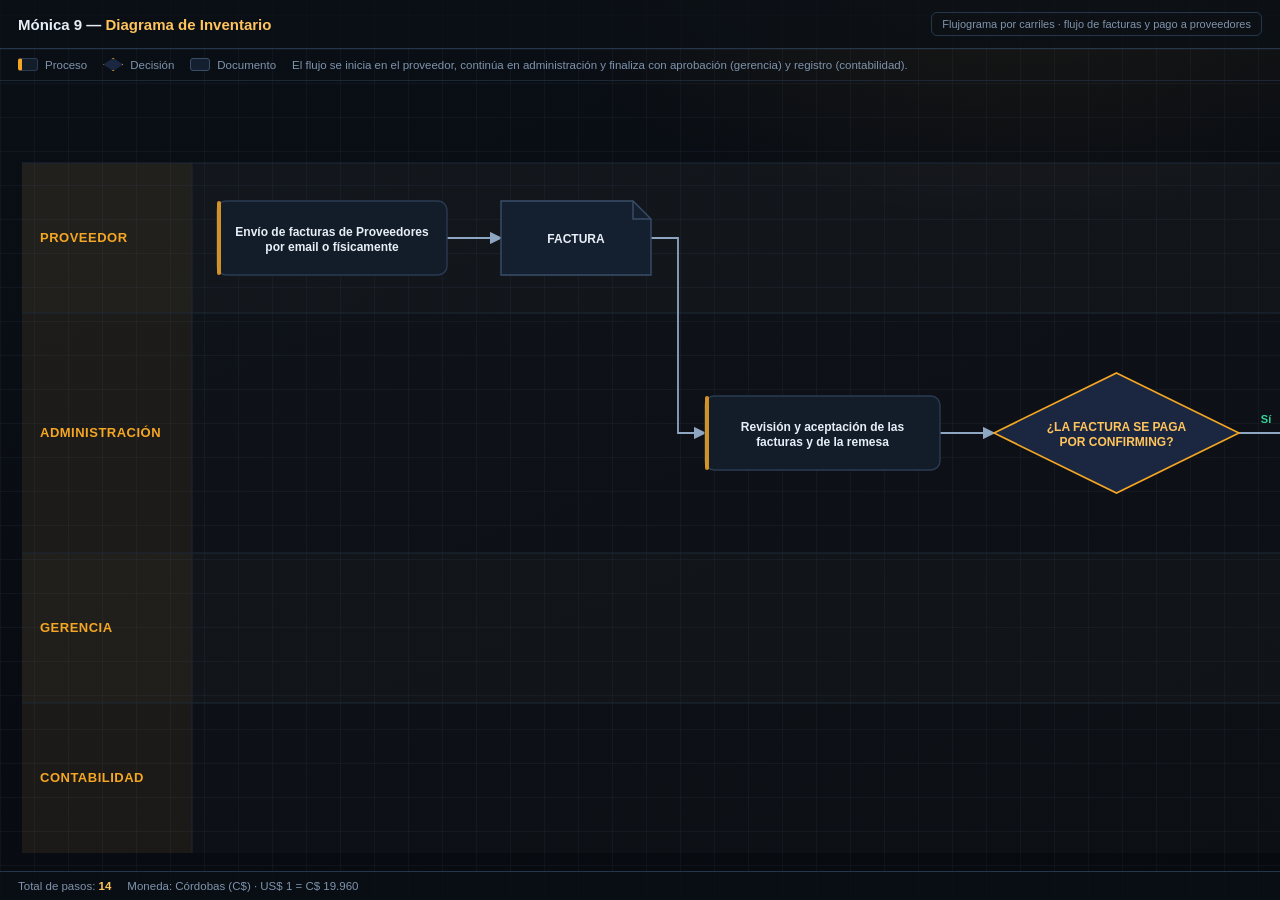
<file: inventario_diagrama.html>
<!DOCTYPE html>
<html lang="es">
<head>
<meta charset="UTF-8" />
<meta name="viewport" content="width=device-width, initial-scale=1.0" />
<title>Mónica 9 — Diagrama de Inventario</title>
<style>
  :root{
    --bg:#070a0f; --panel:#0e151f; --card:#101a26; --line:#1c2836; --line2:#26374b;
    --text:#e7eef7; --muted:#7f93ac; --amber:#f5a623; --amber2:#ffc45c;
  }
  *{box-sizing:border-box}
  html,body{height:100%}
  body{margin:0;height:100vh;display:flex;flex-direction:column;color:var(--text);
    font-family:"Segoe UI",Tahoma,Geneva,Verdana,sans-serif;font-size:13px;background:
      repeating-linear-gradient(0deg,rgba(125,155,205,.06) 0 1px,transparent 1px 34px),
      repeating-linear-gradient(90deg,rgba(125,155,205,.06) 0 1px,transparent 1px 34px),
      radial-gradient(1000px 600px at 80% -12%,rgba(245,166,35,.09),transparent 55%),
      linear-gradient(160deg,#0a0f16,#070a0f)}
  .top{flex:none;display:flex;align-items:center;gap:14px;padding:12px 18px;border-bottom:1px solid var(--line2);background:rgba(10,15,22,.75)}
  .top h1{margin:0;font-size:15px;font-weight:700}
  .top h1 span{color:var(--amber2)}
  .badge{margin-left:auto;font-size:11px;color:var(--muted);border:1px solid var(--line2);border-radius:6px;padding:5px 10px}
  .legend{display:flex;gap:16px;align-items:center;font-size:11.5px;color:var(--muted);padding:9px 18px;border-bottom:1px solid var(--line)}
  .legend .it{display:flex;align-items:center;gap:7px}
  .sw{width:20px;height:13px;border-radius:3px;display:inline-block}
  .sw.p{background:#131d29;border:1px solid #2a3b52;border-left:4px solid var(--amber)}
  .sw.d{background:#141f30;border:1px solid #3a4d68}
  .sw.q{background:#1b2740;border:1px solid var(--amber);clip-path:polygon(50% 0,100% 50%,50% 100%,0 50%)}
  .wrap{flex:1;min-height:0;overflow:auto;padding:22px}
  #dg{display:block}
  .foot{flex:none;display:flex;align-items:center;gap:16px;padding:8px 18px;border-top:1px solid var(--line2);background:rgba(10,15,22,.75);font-size:11.5px;color:var(--muted)}
  .foot b{color:var(--amber2)}
</style>
</head>
<body>
  <div class="top">
    <h1>Mónica 9 — <span>Diagrama de Inventario</span></h1>
    <span class="badge">Flujograma por carriles · flujo de facturas y pago a proveedores</span>
  </div>
  <div class="legend">
    <span class="it"><span class="sw p"></span> Proceso</span>
    <span class="it"><span class="sw q"></span> Decisión</span>
    <span class="it"><span class="sw d"></span> Documento</span>
    <span class="it">El flujo se inicia en el proveedor, continúa en administración y finaliza con aprobación (gerencia) y registro (contabilidad).</span>
  </div>
  <div class="wrap"><div id="dg"></div></div>
  <div class="foot"><span>Total de pasos: <b>14</b></span><span>Moneda: Córdobas (C$) · US$ 1 = C$ 19.960</span></div>

<script>
const esc = s => String(s==null?'':s).replace(/[&<>"']/g,c=>({'&':'&amp;','<':'&lt;','>':'&gt;','"':'&quot;',"'":'&#39;'}[c]));

const LANES = [
  {id:'proveedor',    label:'PROVEEDOR',      h:150},
  {id:'admin',        label:'ADMINISTRACIÓN', h:240},
  {id:'gerencia',     label:'GERENCIA',       h:150},
  {id:'contabilidad', label:'CONTABILIDAD',   h:150}
];

const NODES = [
  {id:'P1', lane:'proveedor',    type:'proc', w:230, lines:['Envío de facturas de Proveedores','por email o físicamente']},
  {id:'P2', lane:'proveedor',    type:'doc',  w:150, lines:['FACTURA']},
  {id:'A1', lane:'admin',        type:'proc', w:235, lines:['Revisión y aceptación de las','facturas y de la remesa']},
  {id:'D1', lane:'admin',        type:'dec',  w:245, lines:['¿LA FACTURA SE PAGA','POR CONFIRMING?']},
  {id:'A2', lane:'admin',        type:'proc', w:245, lines:['Revisión de la carta de pago','(importes y proveedores)']},
  {id:'A3', lane:'admin',        type:'proc', w:275, lines:['Elaboración de una relación de pagos']},
  {id:'D2', lane:'admin',        type:'dec',  w:215, lines:['POR TRANSFERENCIA?']},
  {id:'A4', lane:'admin',        type:'proc', w:260, lines:['Emisión de la carta/orden de pago']},
  {id:'A5', lane:'admin',        type:'proc', w:355, lines:['Envío de ficheros al banco para hacer transferencia']},
  {id:'A6', lane:'admin',        type:'proc', w:210, lines:['Seguimiento y control']},
  {id:'A7', lane:'admin',        type:'doc',  w:190, lines:['Archivo de Facturas']},
  {id:'G1', lane:'gerencia',     type:'proc', w:270, lines:['Aprobación de la relación de pagos']},
  {id:'C1', lane:'contabilidad', type:'proc', w:260, lines:['Registro contable de facturas y pagos']},
  {id:'C2', lane:'contabilidad', type:'proc', w:210, lines:['Conciliación bancaria']}
];
const MAIN = ['P1','P2','A1','D1','A2','A3','D2','A4','A5','A6','A7'];
const byId = {}; NODES.forEach(n=>byId[n.id]=n);

function textSVG(lines, cx, cy, fill, weight){
  const lh = 15, y0 = cy - (lines.length-1)*lh/2 + 5;
  return '<text x="'+cx+'" y="'+y0+'" text-anchor="middle" fill="'+fill+'" font-size="12" font-weight="'+(weight||'400')+'" font-family="Segoe UI,Tahoma,sans-serif">'+
    lines.map((l,i)=>'<tspan x="'+cx+'" dy="'+(i?lh:0)+'">'+esc(l)+'</tspan>').join('')+'</text>';
}
function nodeSVG(n){
  if(n.type==='dec'){
    const pts=[n.cx, n.y, n.x+n.w, n.cy, n.cx, n.y+n.h, n.x, n.cy].join(' ');
    return '<polygon points="'+pts+'" fill="#1b2740" stroke="#f5a623" stroke-width="1.6"/>'+ textSVG(n.lines,n.cx,n.cy,'#ffc45c','700');
  }
  if(n.type==='doc'){
    const k=18;
    let s='<path d="M'+n.x+' '+n.y+' H'+(n.x+n.w-k)+' L'+(n.x+n.w)+' '+(n.y+k)+' V'+(n.y+n.h)+' H'+n.x+' Z" fill="#141f30" stroke="#3a4d68" stroke-width="1.4"/>';
    s+='<path d="M'+(n.x+n.w-k)+' '+n.y+' V'+(n.y+k)+' H'+(n.x+n.w)+'" fill="none" stroke="#3a4d68" stroke-width="1.4"/>';
    return s + textSVG(n.lines,n.cx,n.cy,'#e7eef7','600');
  }
  let s='<rect x="'+n.x+'" y="'+n.y+'" width="'+n.w+'" height="'+n.h+'" rx="9" fill="#131d29" stroke="#2a3b52" stroke-width="1.4"/>';
  s+='<rect x="'+n.x+'" y="'+n.y+'" width="4" height="'+n.h+'" rx="2" fill="#f5a623" opacity="0.85"/>';
  return s + textSVG(n.lines,n.cx,n.cy,'#e7eef7','600');
}

function render(){
  let y=60; LANES.forEach(l=>{ l.y0=y; l.y1=y+l.h; l.cy=(l.y0+l.y1)/2; y+=l.h; });
  const H=y+24, labelW=170, startX=195, gap=54;

  let cx=startX;
  MAIN.forEach(id=>{ const n=byId[id], L=LANES.find(l=>l.id===n.lane);
    n.h = n.type==='dec' ? 120 : 74;
    n.x=cx; n.y=L.cy-n.h/2; n.cx=cx+n.w/2; n.cy=L.cy; cx+=n.w+gap; });

  const A3=byId.A3, A4=byId.A4, A5=byId.A5, G=byId.G1, C1=byId.C1, C2=byId.C2;
  const gL=LANES.find(l=>l.id==='gerencia'), cL=LANES.find(l=>l.id==='contabilidad');
  G.h=74; G.cx=A3.cx; G.x=G.cx-G.w/2; G.y=gL.cy-G.h/2; G.cy=gL.cy;
  C1.h=74; C1.cx=A5.cx; C1.x=C1.cx-C1.w/2; C1.y=cL.cy-C1.h/2; C1.cy=cL.cy;
  C2.h=74; C2.x=C1.x+C1.w+72; C2.y=cL.cy-C2.h/2; C2.cx=C2.x+C2.w/2; C2.cy=cL.cy;

  const W = Math.max(cx+40, C2.x+C2.w+50, 1200);

  const defs='<defs><marker id="ah" viewBox="0 0 10 10" refX="9" refY="5" markerWidth="7" markerHeight="7" orient="auto-start-reverse"><path d="M0 0 L10 5 L0 10 z" fill="#8fa6c2"/></marker></defs>';
  let lanes='';
  LANES.forEach((l,i)=>{
    lanes+='<rect x="0" y="'+l.y0+'" width="'+W+'" height="'+l.h+'" fill="'+(i%2?'rgba(255,255,255,.018)':'rgba(255,255,255,.035)')+'"/>';
    lanes+='<rect x="0" y="'+l.y0+'" width="'+labelW+'" height="'+l.h+'" fill="rgba(245,166,35,.06)"/>';
    lanes+='<line x1="0" y1="'+l.y0+'" x2="'+W+'" y2="'+l.y0+'" stroke="#1c2836"/>';
    lanes+='<line x1="'+labelW+'" y1="'+l.y0+'" x2="'+labelW+'" y2="'+l.y1+'" stroke="#1c2836"/>';
    lanes+='<text x="18" y="'+(l.cy+4)+'" fill="#f5a623" font-size="13" font-weight="700" font-family="Segoe UI,Tahoma,sans-serif" letter-spacing="0.5">'+esc(l.label)+'</text>';
  });

  const arrow = d => '<path d="'+d+'" fill="none" stroke="#8fa6c2" stroke-width="1.8" marker-end="url(#ah)"/>';
  const edgeLabel = (x,ty) => '<g><rect x="'+(x-4)+'" y="'+(ty-13)+'" width="0" height="0" fill="none"/>';
  let e='';
  // P1 -> P2
  e+=arrow('M'+(byId.P1.x+byId.P1.w)+' '+byId.P1.cy+' H'+byId.P2.x);
  // P2 -> A1 (baJa de carril)
  const sx=byId.P2.x+byId.P2.w, sy=byId.P2.cy, tx=byId.A1.x, ty=byId.A1.cy, mid=(sx+tx)/2;
  e+=arrow('M'+sx+' '+sy+' H'+mid+' V'+ty+' H'+tx);
  // A1 -> D1
  e+=arrow('M'+(byId.A1.x+byId.A1.w)+' '+byId.A1.cy+' H'+byId.D1.x);
  // D1 -> A2
  e+=arrow('M'+(byId.D1.x+byId.D1.w)+' '+byId.D1.cy+' H'+byId.A2.x);
  e+='<text x="'+((byId.D1.x+byId.D1.w+byId.A2.x)/2)+'" y="'+(byId.D1.cy-10)+'" text-anchor="middle" fill="#34d399" font-size="11" font-weight="700" font-family="Segoe UI,Tahoma,sans-serif">Sí</text>';
  // A2 -> A3
  e+=arrow('M'+(byId.A2.x+byId.A2.w)+' '+byId.A2.cy+' H'+byId.A3.x);
  // A3 -> D2
  e+=arrow('M'+(byId.A3.x+byId.A3.w)+' '+byId.A3.cy+' H'+byId.D2.x);
  // D2 -> A4
  e+=arrow('M'+(byId.D2.x+byId.D2.w)+' '+byId.D2.cy+' H'+byId.A4.x);
  e+='<text x="'+((byId.D2.x+byId.D2.w+byId.A4.x)/2)+'" y="'+(byId.D2.cy-10)+'" text-anchor="middle" fill="#34d399" font-size="11" font-weight="700" font-family="Segoe UI,Tahoma,sans-serif">Sí</text>';
  // A4 -> A5
  e+=arrow('M'+(byId.A4.x+byId.A4.w)+' '+byId.A4.cy+' H'+byId.A5.x);
  // A5 -> A6
  e+=arrow('M'+(byId.A5.x+byId.A5.w)+' '+byId.A5.cy+' H'+byId.A6.x);
  // A6 -> A7
  e+=arrow('M'+(byId.A6.x+byId.A6.w)+' '+byId.A6.cy+' H'+byId.A7.x);
  // A3 -> G1 (Aprobación)
  e+=arrow('M'+A3.cx+' '+(A3.y+A3.h)+' V'+G.y);
  e+='<text x="'+(A3.cx+9)+'" y="'+((A3.y+A3.h+G.y)/2)+'" fill="#ffc45c" font-size="11" font-weight="600" font-family="Segoe UI,Tahoma,sans-serif">Solicitud de aprobación</text>';
  // G1 -> A4 (Autorizada)
  e+=arrow('M'+(G.x+G.w)+' '+G.cy+' H'+A4.cx+' V'+(A4.y+A4.h));
  e+='<text x="'+(A4.cx+9)+'" y="'+(G.cy-8)+'" fill="#ffc45c" font-size="11" font-weight="600" font-family="Segoe UI,Tahoma,sans-serif">Autorizada</text>';
  // A5 -> C1 (Registro contable)
  e+=arrow('M'+A5.cx+' '+(A5.y+A5.h)+' V'+C1.y);
  e+='<text x="'+(A5.cx+9)+'" y="'+((A5.y+A5.h+C1.y)/2)+'" fill="#7f93ac" font-size="11" font-weight="600" font-family="Segoe UI,Tahoma,sans-serif">Registro contable</text>';
  // C1 -> C2
  e+=arrow('M'+(C1.x+C1.w)+' '+C1.cy+' H'+C2.x);

  let nodes=''; NODES.forEach(n=> nodes+=nodeSVG(n));

  const svg='<svg id="svgd" width="'+W+'" height="'+H+'" viewBox="0 0 '+W+' '+H+'" xmlns="http://www.w3.org/2000/svg">'+
    defs + lanes + e + nodes + '</svg>';
  document.getElementById('dg').innerHTML = svg;
}
render();
</script>
</body>
</html>
</file>
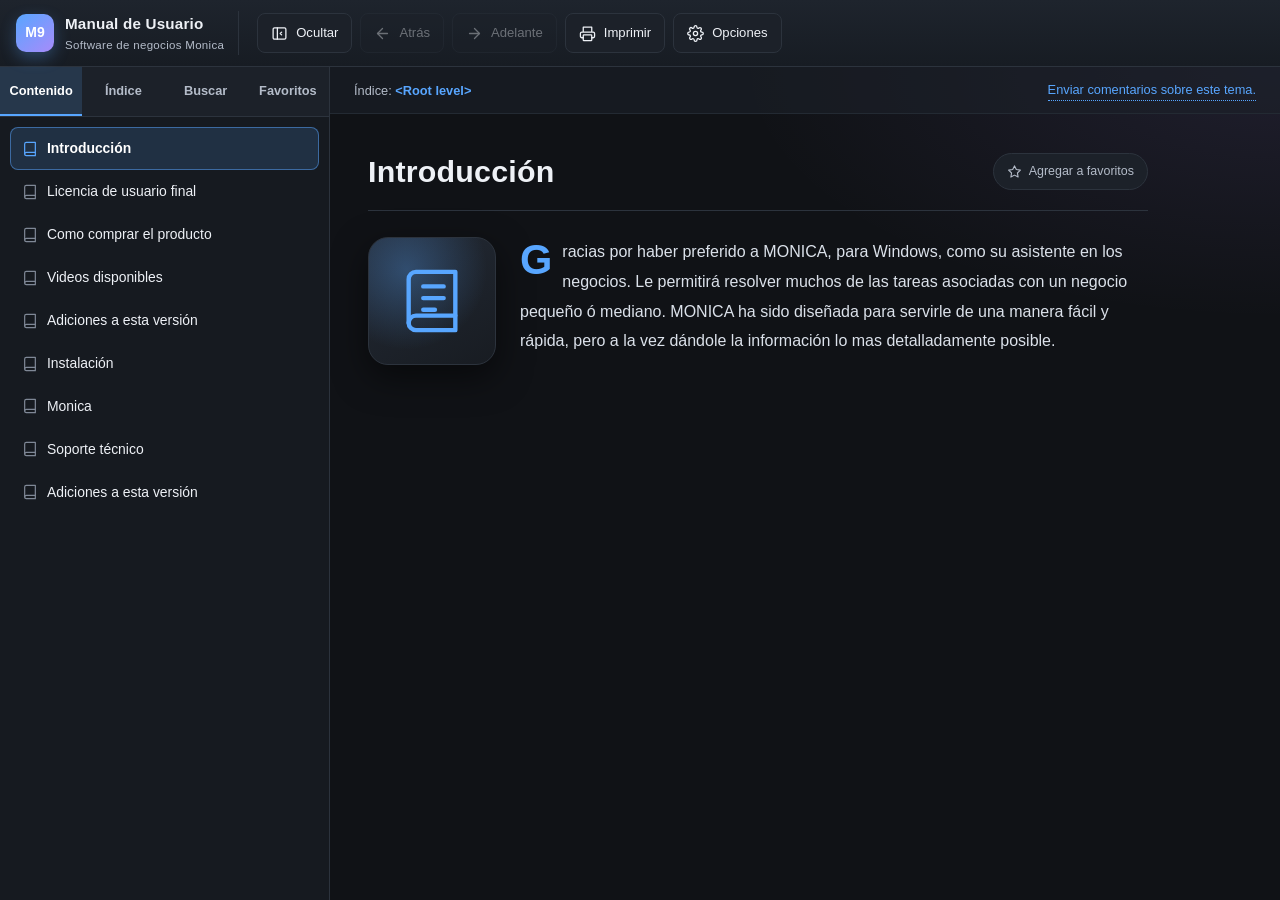
<file: modulo_manual.html>
<!DOCTYPE html>
<html lang="es">
<head>
<meta charset="UTF-8" />
<meta name="viewport" content="width=device-width, initial-scale=1.0" />
<title>MÓNICA 9 · Manual de Usuario</title>
<style>
  :root {
    --bg: #101216;
    --bg-2: #161a20;
    --bg-3: #1c2129;
    --panel: #1a1f27;
    --panel-2: #212731;
    --border: #2c333d;
    --border-soft: #232a33;
    --text: #eef1f6;
    --text-soft: #b4bcc9;
    --text-dim: #7f8896;
    --accent: #58a6ff;
    --accent-2: #a78bfa;
    --accent-soft: rgba(88, 166, 255, .16);
    --radius: 10px;
    --shadow: 0 12px 34px rgba(0, 0, 0, .5);
  }

  * { box-sizing: border-box; }

  html, body { margin: 0; padding: 0; height: 100%; }

  body {
    font-family: "Segoe UI", Roboto, Helvetica, Arial, sans-serif;
    background: var(--bg);
    color: var(--text);
    line-height: 1.65;
    -webkit-font-smoothing: antialiased;
  }

  .app { display: flex; flex-direction: column; min-height: 100vh; }

  ::selection { background: rgba(88, 166, 255, .35); }

  /* ---------- Toolbar ---------- */
  .toolbar {
    display: flex;
    align-items: center;
    gap: 14px;
    flex-wrap: wrap;
    background: linear-gradient(180deg, #1e242d, #171c23);
    border-bottom: 1px solid var(--border);
    padding: 11px 16px;
    position: sticky;
    top: 0;
    z-index: 20;
  }

  .toolbar__brand {
    display: flex;
    align-items: center;
    gap: 11px;
    padding-right: 14px;
    margin-right: 4px;
    border-right: 1px solid var(--border);
  }

  .toolbar__mark {
    width: 38px;
    height: 38px;
    border-radius: 10px;
    display: grid;
    place-items: center;
    font-weight: 700;
    font-size: 14px;
    color: #fff;
    background: linear-gradient(140deg, var(--accent), var(--accent-2));
    box-shadow: 0 6px 16px rgba(88, 166, 255, .3);
    flex-shrink: 0;
  }

  .toolbar__name { font-size: .95rem; font-weight: 700; letter-spacing: .2px; }
  .toolbar__name span { display: block; font-size: .72rem; font-weight: 400; color: var(--text-soft); letter-spacing: .3px; }

  .toolbar__actions { display: flex; align-items: center; gap: 8px; flex-wrap: wrap; }

  .tbtn {
    display: inline-flex;
    align-items: center;
    gap: 8px;
    padding: 8px 13px;
    background: var(--bg-3);
    border: 1px solid var(--border);
    border-radius: 8px;
    color: var(--text);
    font: inherit;
    font-size: .82rem;
    cursor: pointer;
    transition: background .15s ease, border-color .15s ease, transform .15s ease, color .15s ease;
  }

  .tbtn svg { width: 17px; height: 17px; }
  .tbtn:hover { background: #2a313b; border-color: #3d4650; transform: translateY(-1px); }
  .tbtn:active { transform: translateY(0); }
  .tbtn[disabled] { opacity: .38; cursor: not-allowed; transform: none; }
  .tbtn--icon span { display: none; }

  @media (min-width: 760px) { .tbtn--icon span { display: inline; } }

  /* ---------- Layout ---------- */
  .body {
    flex: 1;
    display: grid;
    grid-template-columns: 330px 1fr;
    min-height: 0;
  }

  /* ---------- Panel izquierdo ---------- */
  .sidebar {
    background: var(--bg-2);
    border-right: 1px solid var(--border);
    display: flex;
    flex-direction: column;
    min-height: 0;
  }

  .tabs {
    display: grid;
    grid-template-columns: repeat(4, 1fr);
    border-bottom: 1px solid var(--border);
    background: var(--bg-3);
  }

  .tab {
    padding: 13px 6px;
    background: transparent;
    border: none;
    border-bottom: 2px solid transparent;
    color: var(--text-soft);
    font: inherit;
    font-size: .8rem;
    font-weight: 600;
    cursor: pointer;
    transition: color .15s ease, background .15s ease, border-color .15s ease;
  }

  .tab:hover { color: var(--text); background: rgba(255, 255, 255, .035); }

  .tab.is-active {
    color: #fff;
    border-bottom-color: var(--accent);
    background: var(--accent-soft);
  }

  .tabpanes { padding: 10px; overflow: auto; flex: 1; }
  .tabpane { display: none; animation: fade .2s ease; }
  .tabpane.is-active { display: block; }

  @keyframes fade { from { opacity: 0; transform: translateY(4px); } to { opacity: 1; transform: none; } }

  /* Árbol */
  .tree { list-style: none; margin: 0; padding: 0; }

  .tree__item {
    display: flex;
    align-items: center;
    gap: 9px;
    width: 100%;
    padding: 9px 11px;
    border: 1px solid transparent;
    border-radius: 8px;
    background: transparent;
    color: var(--text);
    font: inherit;
    font-size: .87rem;
    text-align: left;
    cursor: pointer;
    transition: background .14s ease, border-color .14s ease, color .14s ease;
  }

  .tree__item:hover { background: #232a33; }

  .tree__item .ic { color: var(--text-dim); flex-shrink: 0; display: grid; place-items: center; }
  .tree__item .ic svg { width: 16px; height: 16px; }

  .tree__item.is-active {
    background: var(--accent-soft);
    border-color: rgba(88, 166, 255, .5);
    color: #fff;
    font-weight: 600;
  }

  .tree__item.is-active .ic { color: var(--accent); }

  .search-box {
    display: flex;
    align-items: center;
    gap: 8px;
    background: var(--bg);
    border: 1px solid var(--border);
    border-radius: 8px;
    padding: 9px 11px;
    margin-bottom: 10px;
  }

  .search-box svg { width: 16px; height: 16px; color: var(--text-dim); flex-shrink: 0; }
  .search-box input {
    flex: 1;
    background: transparent;
    border: none;
    outline: none;
    color: var(--text);
    font: inherit;
    font-size: .85rem;
  }
  .search-box input::placeholder { color: var(--text-dim); }

  .index-letter {
    font-size: .72rem;
    font-weight: 700;
    text-transform: uppercase;
    letter-spacing: 1px;
    color: var(--accent);
    padding: 14px 11px 6px;
  }

  .empty {
    text-align: center;
    color: var(--text-dim);
    font-size: .84rem;
    padding: 40px 16px;
  }
  .empty svg { width: 34px; height: 34px; margin-bottom: 10px; opacity: .6; }

  /* ---------- Panel derecho ---------- */
  .content {
    display: flex;
    flex-direction: column;
    min-height: 0;
    background:
      radial-gradient(900px 420px at 100% 0%, rgba(167, 139, 250, .10), transparent 60%),
      var(--bg);
  }

  .content__top {
    display: flex;
    align-items: center;
    justify-content: space-between;
    gap: 14px;
    flex-wrap: wrap;
    padding: 12px 24px;
    border-bottom: 1px solid var(--border-soft);
    background: rgba(28, 33, 41, .6);
  }

  .breadcrumb { font-size: .8rem; color: var(--text-soft); }
  .breadcrumb b { color: var(--accent); font-weight: 600; }

  .feedback-link {
    font-size: .8rem;
    color: var(--accent);
    text-decoration: none;
    border-bottom: 1px dotted var(--accent);
    transition: color .15s ease;
  }
  .feedback-link:hover { color: #9cc7ff; }

  .content__main { padding: 32px 38px 50px; overflow: auto; flex: 1; }

  .article { max-width: 780px; }

  .article__head {
    display: flex;
    align-items: center;
    justify-content: space-between;
    gap: 16px;
    padding-bottom: 14px;
    margin-bottom: 26px;
    border-bottom: 1px solid var(--border);
  }

  .article__title {
    margin: 0;
    font-size: 1.9rem;
    font-weight: 700;
    letter-spacing: .2px;
  }

  .fav-btn {
    display: inline-flex;
    align-items: center;
    gap: 7px;
    flex-shrink: 0;
    padding: 7px 13px;
    background: var(--bg-3);
    border: 1px solid var(--border);
    border-radius: 999px;
    color: var(--text-soft);
    font: inherit;
    font-size: .78rem;
    cursor: pointer;
    transition: all .15s ease;
  }
  .fav-btn svg { width: 15px; height: 15px; }
  .fav-btn:hover { border-color: #3d4650; color: var(--text); }
  .fav-btn.is-on { color: #ffd166; border-color: rgba(255, 209, 102, .5); background: rgba(255, 209, 102, .12); }

  .hero { display: flex; align-items: flex-start; gap: 24px; flex-wrap: wrap; }

  .hero__illustration {
    width: 128px;
    height: 128px;
    flex-shrink: 0;
    border-radius: 20px;
    display: grid;
    place-items: center;
    background:
      radial-gradient(circle at 30% 25%, rgba(88, 166, 255, .3), transparent 62%),
      linear-gradient(150deg, #232a35, #181c22);
    border: 1px solid var(--border);
    box-shadow: var(--shadow);
  }
  .hero__illustration svg { width: 70px; height: 70px; color: var(--accent); }

  .article__text {
    flex: 1;
    min-width: 240px;
    font-size: 1rem;
    color: #dbe1ea;
    margin: 0;
    line-height: 1.85;
  }

  .article__text p { margin: 0 0 14px; }
  .article__text p:last-child { margin-bottom: 0; }

  .article__text.is-intro p:first-child::first-letter {
    font-size: 2.6rem;
    font-weight: 700;
    color: var(--accent);
    float: left;
    line-height: .9;
    padding: 4px 10px 0 0;
  }

  /* ---------- Modal de impresión ---------- */
  .modal-backdrop {
    position: fixed;
    inset: 0;
    background: rgba(6, 8, 11, .68);
    backdrop-filter: blur(2px);
    display: none;
    place-items: center;
    z-index: 100;
    padding: 20px;
  }
  .modal-backdrop.is-open { display: grid; }

  .modal {
    width: min(470px, 94vw);
    background: var(--panel);
    border: 1px solid var(--border);
    border-radius: 14px;
    box-shadow: var(--shadow);
    overflow: hidden;
    animation: pop .18s ease;
  }
  @keyframes pop { from { opacity: 0; transform: translateY(10px) scale(.98); } to { opacity: 1; transform: none; } }

  .modal__head {
    display: flex;
    align-items: center;
    gap: 11px;
    padding: 16px 20px;
    background: var(--panel-2);
    border-bottom: 1px solid var(--border);
  }
  .modal__head svg { width: 20px; height: 20px; color: var(--accent); }
  .modal__head h2 { margin: 0; font-size: 1.02rem; font-weight: 700; }

  .modal__body { padding: 18px 20px; display: grid; gap: 10px; }

  .opt {
    display: flex;
    align-items: center;
    gap: 12px;
    padding: 13px 15px;
    border: 1px solid var(--border);
    border-radius: 10px;
    background: var(--bg-3);
    cursor: pointer;
    font-size: .88rem;
    transition: border-color .15s ease, background .15s ease;
  }
  .opt:hover { border-color: #3d4650; }
  .opt input { accent-color: var(--accent); width: 17px; height: 17px; flex-shrink: 0; }
  .opt:has(input:checked) { border-color: var(--accent); background: var(--accent-soft); }

  .modal__foot {
    display: flex;
    justify-content: flex-end;
    gap: 10px;
    padding: 14px 20px;
    border-top: 1px solid var(--border);
    background: var(--bg-2);
  }

  .btn {
    padding: 9px 20px;
    border-radius: 8px;
    font: inherit;
    font-size: .85rem;
    font-weight: 600;
    cursor: pointer;
    border: 1px solid var(--border);
    background: var(--bg-3);
    color: var(--text);
    transition: all .15s ease;
  }
  .btn:hover { background: #2a313b; }
  .btn--primary {
    background: linear-gradient(140deg, var(--accent), #3d8bf0);
    border-color: transparent;
    color: #06203f;
  }
  .btn--primary:hover { filter: brightness(1.08); }

  /* ---------- Responsive ---------- */
  @media (max-width: 900px) {
    .body { grid-template-columns: 1fr; }
    .sidebar { border-right: none; border-bottom: 1px solid var(--border); }
    .tabpanes { max-height: 330px; }
  }

  @media (max-width: 620px) {
    .toolbar__name span { display: none; }
    .content__main { padding: 22px 18px 36px; }
    .content__top { padding: 10px 16px; }
    .article__title { font-size: 1.5rem; }
    .hero__illustration { width: 104px; height: 104px; }
    .hero__illustration svg { width: 56px; height: 56px; }
  }
</style>
</head>
<body>
<div class="app">

  <!-- ---------- Toolbar ---------- -->
  <header class="toolbar">
    <div class="toolbar__brand">
      <div class="toolbar__mark">M9</div>
      <div class="toolbar__name">Manual de Usuario<span>Software de negocios Monica</span></div>
    </div>

    <div class="toolbar__actions">
      <button class="tbtn tbtn--icon" type="button" title="Ocultar panel de navegación" data-action="hide">
        <svg viewBox="0 0 24 24" fill="none" stroke="currentColor" stroke-width="1.8" stroke-linecap="round" stroke-linejoin="round">
          <rect x="3" y="4" width="18" height="16" rx="2"/><path d="M9 4v16"/><path d="M15 10l-2 2 2 2"/>
        </svg>
        <span>Ocultar</span>
      </button>

      <button class="tbtn tbtn--icon" type="button" title="Atrás" id="navBack">
        <svg viewBox="0 0 24 24" fill="none" stroke="currentColor" stroke-width="1.8" stroke-linecap="round" stroke-linejoin="round">
          <path d="M19 12H5"/><path d="M12 19l-7-7 7-7"/>
        </svg>
        <span>Atrás</span>
      </button>

      <button class="tbtn tbtn--icon" type="button" title="Adelante" id="navNext">
        <svg viewBox="0 0 24 24" fill="none" stroke="currentColor" stroke-width="1.8" stroke-linecap="round" stroke-linejoin="round">
          <path d="M5 12h14"/><path d="M12 5l7 7-7 7"/>
        </svg>
        <span>Adelante</span>
      </button>

      <button class="tbtn tbtn--icon" type="button" title="Imprimir" id="printBtn">
        <svg viewBox="0 0 24 24" fill="none" stroke="currentColor" stroke-width="1.8" stroke-linecap="round" stroke-linejoin="round">
          <path d="M6 9V3h12v6"/><path d="M6 18H4a2 2 0 0 1-2-2v-4a2 2 0 0 1 2-2h16a2 2 0 0 1 2 2v4a2 2 0 0 1-2 2h-2"/><rect x="6" y="14" width="12" height="8" rx="1"/>
        </svg>
        <span>Imprimir</span>
      </button>

      <button class="tbtn tbtn--icon" type="button" title="Opciones" data-action="options">
        <svg viewBox="0 0 24 24" fill="none" stroke="currentColor" stroke-width="1.8" stroke-linecap="round" stroke-linejoin="round">
          <circle cx="12" cy="12" r="3"/>
          <path d="M19.4 15a1.65 1.65 0 0 0 .33 1.82l.06.06a2 2 0 1 1-2.83 2.83l-.06-.06a1.65 1.65 0 0 0-1.82-.33 1.65 1.65 0 0 0-1 1.51V21a2 2 0 1 1-4 0v-.09A1.65 1.65 0 0 0 9 19.4a1.65 1.65 0 0 0-1.82.33l-.06.06a2 2 0 1 1-2.83-2.83l.06-.06a1.65 1.65 0 0 0 .33-1.82 1.65 1.65 0 0 0-1.51-1H3a2 2 0 1 1 0-4h.09A1.65 1.65 0 0 0 4.6 9a1.65 1.65 0 0 0-.33-1.82l-.06-.06a2 2 0 1 1 2.83-2.83l.06.06A1.65 1.65 0 0 0 9 4.6a1.65 1.65 0 0 0 1-1.51V3a2 2 0 1 1 4 0v.09a1.65 1.65 0 0 0 1 1.51 1.65 1.65 0 0 0 1.82-.33l.06-.06a2 2 0 1 1 2.83 2.83l-.06.06a1.65 1.65 0 0 0-.33 1.82V9a1.65 1.65 0 0 0 1.51 1H21a2 2 0 1 1 0 4h-.09a1.65 1.65 0 0 0-1.51 1z"/>
        </svg>
        <span>Opciones</span>
      </button>
    </div>
  </header>

  <!-- ---------- Cuerpo ---------- -->
  <div class="body">

    <!-- Panel izquierdo -->
    <aside class="sidebar" id="sidebar">
      <div class="tabs" role="tablist">
        <button class="tab is-active" type="button" role="tab" data-tab="contenido">Contenido</button>
        <button class="tab" type="button" role="tab" data-tab="indice">Índice</button>
        <button class="tab" type="button" role="tab" data-tab="buscar">Buscar</button>
        <button class="tab" type="button" role="tab" data-tab="favoritos">Favoritos</button>
      </div>

      <div class="tabpanes">

        <!-- Contenido -->
        <div class="tabpane is-active" data-pane="contenido">
          <ul class="tree" id="treeContent"></ul>
        </div>

        <!-- Índice -->
        <div class="tabpane" data-pane="indice">
          <div id="indexList"></div>
        </div>

        <!-- Buscar -->
        <div class="tabpane" data-pane="buscar">
          <div class="search-box">
            <svg viewBox="0 0 24 24" fill="none" stroke="currentColor" stroke-width="1.8" stroke-linecap="round" stroke-linejoin="round"><circle cx="11" cy="11" r="7"/><path d="M21 21l-4.3-4.3"/></svg>
            <input type="search" id="searchInput" placeholder="Escriba para buscar…" aria-label="Buscar en el manual" />
          </div>
          <ul class="tree" id="searchResults"></ul>
        </div>

        <!-- Favoritos -->
        <div class="tabpane" data-pane="favoritos">
          <ul class="tree" id="favList"></ul>
        </div>

      </div>
    </aside>

    <!-- Panel derecho -->
    <main class="content">
      <div class="content__top">
        <div class="breadcrumb">Índice: <b>&lt;Root level&gt;</b></div>
        <a class="feedback-link" href="#" id="feedback">Enviar comentarios sobre este tema.</a>
      </div>

      <div class="content__main">
        <article class="article">
          <div class="article__head">
            <h1 class="article__title" id="topic-title">Introducción</h1>
            <button class="fav-btn" type="button" id="favBtn">
              <svg viewBox="0 0 24 24" fill="none" stroke="currentColor" stroke-width="1.8" stroke-linecap="round" stroke-linejoin="round"><path d="M12 3l2.9 5.9 6.5.9-4.7 4.6 1.1 6.5L12 17.8 6.2 20.9l1.1-6.5L2.6 9.8l6.5-.9z"/></svg>
              <span id="favLabel">Agregar a favoritos</span>
            </button>
          </div>

          <div class="hero">
            <div class="hero__illustration" aria-hidden="true">
              <svg viewBox="0 0 24 24" fill="none" stroke="currentColor" stroke-width="1.5" stroke-linecap="round" stroke-linejoin="round">
                <path d="M4 19.5A2.5 2.5 0 0 1 6.5 17H20"/>
                <path d="M6.5 2H20v20H6.5A2.5 2.5 0 0 1 4 19.5v-15A2.5 2.5 0 0 1 6.5 2z"/>
                <path d="M9 7h7M9 11h7M9 15h4"/>
              </svg>
            </div>
            <div class="article__text" id="topic-text"></div>
          </div>
        </article>
      </div>
    </main>

  </div>
</div>

<!-- ---------- Modal de impresión ---------- -->
<div class="modal-backdrop" id="printModal">
  <div class="modal" role="dialog" aria-modal="true" aria-labelledby="printTitle">
    <div class="modal__head">
      <svg viewBox="0 0 24 24" fill="none" stroke="currentColor" stroke-width="1.8" stroke-linecap="round" stroke-linejoin="round">
        <path d="M6 9V3h12v6"/><path d="M6 18H4a2 2 0 0 1-2-2v-4a2 2 0 0 1 2-2h16a2 2 0 0 1 2 2v4a2 2 0 0 1-2 2h-2"/><rect x="6" y="14" width="12" height="8" rx="1"/>
      </svg>
      <h2 id="printTitle">Imprimir temas</h2>
    </div>
    <div class="modal__body">
      <label class="opt">
        <input type="radio" name="printScope" value="selected" checked />
        Imprimir el tema seleccionado
      </label>
      <label class="opt">
        <input type="radio" name="printScope" value="heading" />
        Imprimir el encabezado seleccionado y todos sus subtemas
      </label>
    </div>
    <div class="modal__foot">
      <button class="btn" type="button" id="printCancel">Cancelar</button>
      <button class="btn btn--primary" type="button" id="printAccept">Aceptar</button>
    </div>
  </div>
</div>

<script>
  /* ---------- Contenido de cada tema ---------- */
  const TOPICS = {
    "Introducción": {
      intro: true,
      text: [
        "Gracias por haber preferido a MONICA, para Windows, como su asistente en los negocios. Le permitirá resolver muchos de las tareas asociadas con un negocio pequeño ó mediano. MONICA ha sido diseñada para servirle de una manera fácil y rápida, pero a la vez dándole la información lo mas detalladamente posible."
      ]
    },
    "Licencia de usuario final": {
      text: [
        "El presente contrato de licencia de usuario final describe las condiciones bajo las cuales se le concede el derecho de uso del software MONICA para Windows.",
        "La licencia es personal e intransferible. No está permitida la copia, distribución o modificación del programa sin la autorización expresa del fabricante. Al instalar el producto usted acepta los términos aquí descritos."
      ]
    },
    "Como comprar el producto": {
      text: [
        "Para adquirir MONICA puede comunicarse con nuestros distribuidores autorizados o con el área comercial. Se le ofrecerán las distintas ediciones y modalidades de licencia según las necesidades de su negocio.",
        "El producto incluye el programa, su documentación y el soporte técnico correspondiente al plan adquirido."
      ]
    },
    "Videos disponibles": {
      text: [
        "MONICA pone a su disposición una serie de videos tutoriales que muestran paso a paso el uso de cada módulo del sistema.",
        "Se recomienda revisar los videos introductorios antes de comenzar a operar, para familiarizarse con la navegación y los conceptos básicos."
      ]
    },
    "Adiciones a esta versión": {
      text: [
        "Esta versión incorpora mejoras en el desempeño general del sistema, nuevos reportes y ajustes en los módulos de facturación e inventario.",
        "Consulte la lista completa de cambios para conocer todas las funcionalidades añadidas y corregidas en esta liberación."
      ]
    },
    "Instalación": {
      text: [
        "El proceso de instalación de MONICA es sencillo y guiado. Inserte el medio de instalación o ejecute el archivo descargado y siga las instrucciones que aparecerán en pantalla.",
        "Antes de comenzar, verifique que su equipo cumpla con los requisitos mínimos del sistema y cierre cualquier otra aplicación en ejecución."
      ]
    },
    "Monica": {
      text: [
        "MONICA es un software de negocios diseñado para la administración de pequeños y medianos comercios. Integra facturación, inventario, cuentas por cobrar y contabilidad en un mismo entorno.",
        "Cada módulo se complementa con los demás, de modo que la información registrada fluye de forma consistente a lo largo de todo el sistema."
      ]
    },
    "Soporte técnico": {
      text: [
        "Si presenta dificultades con el uso del programa, puede contactar a nuestro equipo de soporte técnico. Tenga a mano el número de licencia y la descripción del problema.",
        "El soporte está disponible por teléfono y correo electrónico en los horarios establecidos por el fabricante."
      ]
    }
  };

  /* ---------- Elementos ---------- */
  const titleEl = document.getElementById("topic-title");
  const textEl = document.getElementById("topic-text");
  const treeContent = document.getElementById("treeContent");
  const indexList = document.getElementById("indexList");
  const searchInput = document.getElementById("searchInput");
  const searchResults = document.getElementById("searchResults");
  const favList = document.getElementById("favList");
  const favBtn = document.getElementById("favBtn");
  const favLabel = document.getElementById("favLabel");

  const bookIcon = '<svg viewBox="0 0 24 24" fill="none" stroke="currentColor" stroke-width="1.8" stroke-linecap="round" stroke-linejoin="round"><path d="M4 19.5A2.5 2.5 0 0 1 6.5 17H20"/><path d="M6.5 2H20v20H6.5A2.5 2.5 0 0 1 4 19.5v-15A2.5 2.5 0 0 1 6.5 2z"/></svg>';
  const chevronIcon = '<svg viewBox="0 0 24 24" fill="none" stroke="currentColor" stroke-width="1.8" stroke-linecap="round" stroke-linejoin="round"><path d="M9 6l6 6-6 6"/></svg>';

  const treeOrder = [
    "Introducción",
    "Licencia de usuario final",
    "Como comprar el producto",
    "Videos disponibles",
    "Adiciones a esta versión",
    "Instalación",
    "Monica",
    "Soporte técnico",
    "Adiciones a esta versión"
  ];

  let current = "Introducción";
  const history = ["Introducción"];
  let histIndex = 0;
  const favorites = new Set();

  /* ---------- Render del árbol / índice ---------- */
  function renderTree() {
    treeContent.innerHTML = treeOrder.map((key) => (
      '<li><button class="tree__item" type="button" data-topic="' + key + '">' +
      '<span class="ic">' + bookIcon + "</span>" + key + "</button></li>"
    )).join("");
  }

  function renderIndex() {
    const sorted = [...new Set(treeOrder)].sort((a, b) => a.localeCompare(b, "es"));
    const groups = {};
    sorted.forEach((key) => {
      const letter = key.charAt(0).toUpperCase();
      (groups[letter] = groups[letter] || []).push(key);
    });
    indexList.innerHTML = Object.keys(groups).sort().map((letter) => (
      '<div class="index-letter">' + letter + "</div><ul class=\"tree\">" +
      groups[letter].map((key) =>
        '<li><button class="tree__item" type="button" data-topic="' + key + '">' +
        '<span class="ic">' + chevronIcon + "</span>" + key + "</button></li>"
      ).join("") + "</ul>"
    )).join("");
  }

  /* ---------- Render de favoritos ---------- */
  function renderFavorites() {
    if (favorites.size === 0) {
      favList.innerHTML = '<div class="empty">' +
        '<svg viewBox="0 0 24 24" fill="none" stroke="currentColor" stroke-width="1.6" stroke-linecap="round" stroke-linejoin="round"><path d="M12 3l2.9 5.9 6.5.9-4.7 4.6 1.1 6.5L12 17.8 6.2 20.9l1.1-6.5L2.6 9.8l6.5-.9z"/></svg>' +
        "<div>Aún no tiene temas marcados como favoritos.</div></div>";
      return;
    }
    favList.innerHTML = [...favorites].map((key) =>
      '<li><button class="tree__item" type="button" data-topic="' + key + '">' +
      '<span class="ic">' + bookIcon + "</span>" + key + "</button></li>"
    ).join("");
  }

  /* ---------- Selección de tema ---------- */
  function markActive(key) {
    document.querySelectorAll(".tree__item").forEach((n) => {
      n.classList.toggle("is-active", n.dataset.topic === key);
    });
  }

  function updateFavButton() {
    const on = favorites.has(current);
    favBtn.classList.toggle("is-on", on);
    favLabel.textContent = on ? "En favoritos" : "Agregar a favoritos";
  }

  function selectTopic(key, pushHistory = true) {
    if (!TOPICS[key]) return;
    current = key;
    const topic = TOPICS[key];

    titleEl.textContent = key;
    textEl.innerHTML = topic.text.map((p) => "<p>" + p + "</p>").join("");
    textEl.classList.toggle("is-intro", !!topic.intro);

    markActive(key);
    updateFavButton();

    if (pushHistory && history[histIndex] !== key) {
      history.splice(histIndex + 1);
      history.push(key);
      histIndex = history.length - 1;
    }
    updateNavButtons();
  }

  /* ---------- Pestañas ---------- */
  document.querySelectorAll(".tab").forEach((tab) => {
    tab.addEventListener("click", () => {
      document.querySelectorAll(".tab").forEach((t) => t.classList.remove("is-active"));
      document.querySelectorAll(".tabpane").forEach((p) => p.classList.remove("is-active"));
      tab.classList.add("is-active");
      const pane = document.querySelector('[data-pane="' + tab.dataset.tab + '"]');
      if (pane) pane.classList.add("is-active");
    });
  });

  /* ---------- Delegación de clics en listas ---------- */
  document.addEventListener("click", (e) => {
    const item = e.target.closest(".tree__item");
    if (item) selectTopic(item.dataset.topic);
  });

  /* ---------- Buscador ---------- */
  searchInput.addEventListener("input", () => {
    const q = searchInput.value.trim().toLowerCase();
    const keys = [...new Set(treeOrder)];
    if (!q) {
      searchResults.innerHTML = "";
      return;
    }
    const hits = keys.filter((k) => k.toLowerCase().includes(q));
    searchResults.innerHTML = hits.length
      ? hits.map((key) =>
          '<li><button class="tree__item" type="button" data-topic="' + key + '">' +
          '<span class="ic">' + chevronIcon + "</span>" + key + "</button></li>"
        ).join("")
      : '<div class="empty">Sin resultados para “' + searchInput.value + "”.</div>";
  });

  /* ---------- Favoritos ---------- */
  favBtn.addEventListener("click", () => {
    if (favorites.has(current)) favorites.delete(current);
    else favorites.add(current);
    updateFavButton();
    renderFavorites();
  });

  /* ---------- Navegación atrás / adelante ---------- */
  const navBack = document.getElementById("navBack");
  const navNext = document.getElementById("navNext");

  function updateNavButtons() {
    navBack.disabled = histIndex <= 0;
    navNext.disabled = histIndex >= history.length - 1;
  }

  navBack.addEventListener("click", () => {
    if (histIndex > 0) {
      histIndex--;
      selectTopic(history[histIndex], false);
    }
  });

  navNext.addEventListener("click", () => {
    if (histIndex < history.length - 1) {
      histIndex++;
      selectTopic(history[histIndex], false);
    }
  });

  /* ---------- Acciones de la toolbar ---------- */
  document.querySelectorAll("[data-action]").forEach((btn) => {
    btn.addEventListener("click", () => {
      if (btn.dataset.action === "hide") {
        const sb = document.getElementById("sidebar");
        sb.style.display = sb.style.display === "none" ? "" : "none";
      }
    });
  });

  /* ---------- Modal de impresión ---------- */
  const printModal = document.getElementById("printModal");
  const printBtn = document.getElementById("printBtn");
  const printCancel = document.getElementById("printCancel");
  const printAccept = document.getElementById("printAccept");

  function openPrintModal() { printModal.classList.add("is-open"); }
  function closePrintModal() { printModal.classList.remove("is-open"); }

  printBtn.addEventListener("click", openPrintModal);
  printCancel.addEventListener("click", closePrintModal);
  printAccept.addEventListener("click", () => {
    closePrintModal();
    window.print();
  });
  printModal.addEventListener("click", (e) => {
    if (e.target === printModal) closePrintModal();
  });
  document.addEventListener("keydown", (e) => {
    if (e.key === "Escape" && printModal.classList.contains("is-open")) closePrintModal();
  });

  /* ---------- Init ---------- */
  renderTree();
  renderIndex();
  renderFavorites();
  selectTopic("Introducción", false);
</script>
</body>
</html>
</file>
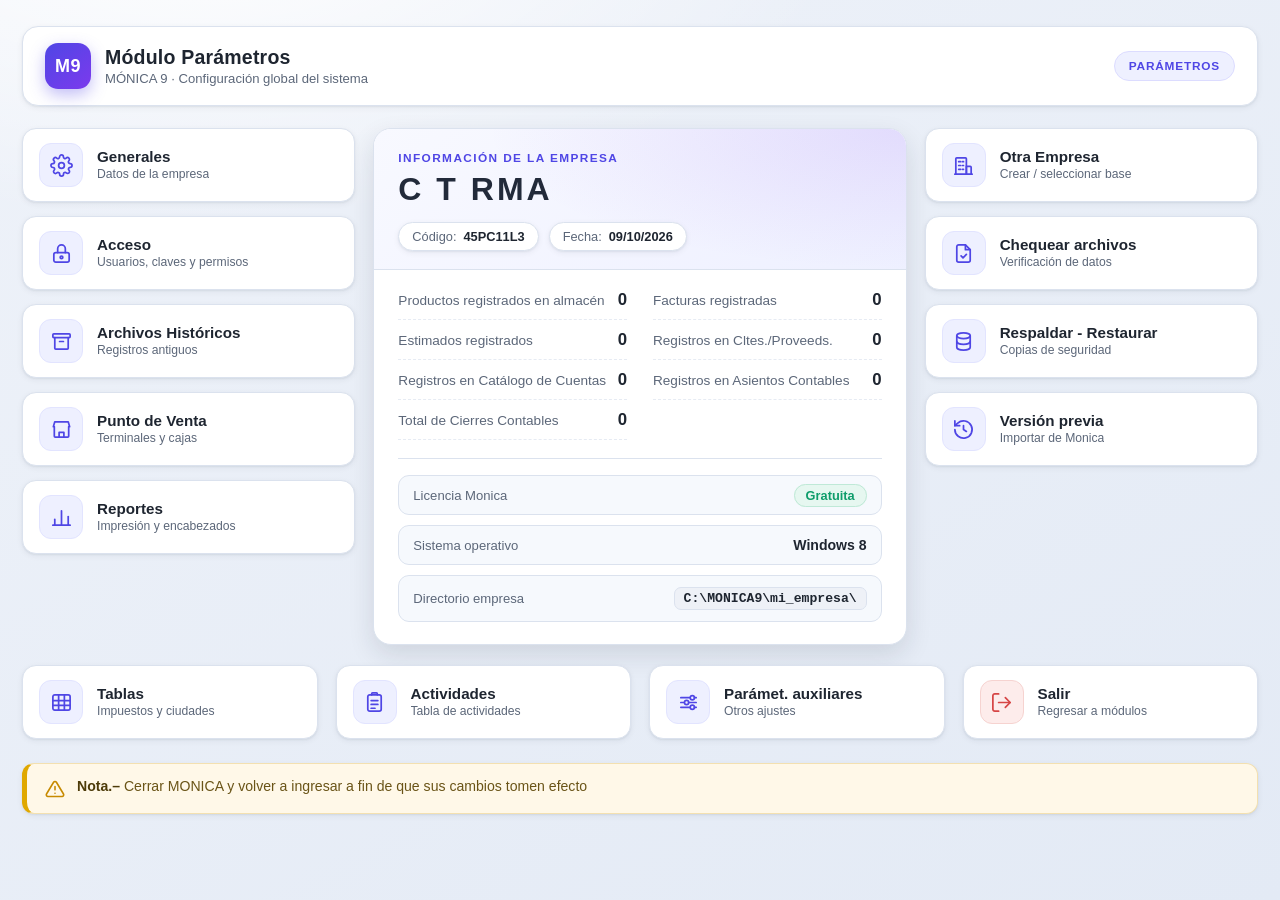
<file: modulo_parametros.html>
<!DOCTYPE html>
<html lang="es">
<head>
<meta charset="UTF-8" />
<meta name="viewport" content="width=device-width, initial-scale=1.0" />
<title>MÓNICA 9 · Módulo Parámetros</title>
<style>
  :root {
    --bg-1: #eef2f9;
    --bg-2: #e3eaf5;
    --surface: #ffffff;
    --surface-2: #f6f9fd;
    --ink: #1e2530;
    --ink-soft: #5c6779;
    --line: #dbe2ee;
    --accent: #4f46e5;
    --accent-2: #7c3aed;
    --accent-soft: #eef0ff;
    --ok: #0f9d6b;
    --shadow-sm: 0 1px 2px rgba(23, 32, 50, .06), 0 2px 6px rgba(23, 32, 50, .06);
    --shadow-md: 0 10px 26px rgba(23, 32, 50, .12);
    --radius: 16px;
  }

  * { box-sizing: border-box; }

  html, body { margin: 0; padding: 0; }

  body {
    min-height: 100vh;
    font-family: "Segoe UI", Roboto, Helvetica, Arial, sans-serif;
    color: var(--ink);
    background:
      radial-gradient(1100px 520px at 15% -10%, #ffffff, transparent 60%),
      linear-gradient(150deg, var(--bg-1), var(--bg-2));
    padding: 26px 22px 40px;
    -webkit-font-smoothing: antialiased;
  }

  .app {
    max-width: 1320px;
    margin: 0 auto;
  }

  /* ---------- Barra superior ---------- */
  .topbar {
    display: flex;
    align-items: center;
    justify-content: space-between;
    gap: 18px;
    flex-wrap: wrap;
    background: var(--surface);
    border: 1px solid var(--line);
    border-radius: var(--radius);
    box-shadow: var(--shadow-sm);
    padding: 16px 22px;
    margin-bottom: 22px;
  }

  .topbar__brand {
    display: flex;
    align-items: center;
    gap: 14px;
  }

  .topbar__mark {
    width: 46px;
    height: 46px;
    border-radius: 13px;
    display: grid;
    place-items: center;
    color: #fff;
    font-weight: 700;
    font-size: 18px;
    letter-spacing: .5px;
    background: linear-gradient(140deg, var(--accent), var(--accent-2));
    box-shadow: 0 6px 16px rgba(79, 70, 229, .35);
    flex-shrink: 0;
  }

  .topbar__title {
    margin: 0;
    font-size: 1.22rem;
    font-weight: 700;
    letter-spacing: .2px;
  }

  .topbar__subtitle {
    margin: 2px 0 0;
    font-size: .82rem;
    color: var(--ink-soft);
  }

  .topbar__tag {
    font-size: .74rem;
    font-weight: 700;
    letter-spacing: .8px;
    text-transform: uppercase;
    color: var(--accent);
    background: var(--accent-soft);
    border: 1px solid #dcdcff;
    padding: 7px 14px;
    border-radius: 999px;
    white-space: nowrap;
  }

  /* ---------- Área de trabajo ---------- */
  .workspace {
    display: grid;
    grid-template-columns: 1fr minmax(360px, 1.6fr) 1fr;
    grid-template-areas:
      "left   center right"
      "bottom bottom bottom";
    gap: 18px;
    align-items: start;
  }

  .col { display: flex; flex-direction: column; gap: 14px; }
  .col--left { grid-area: left; }
  .col--right { grid-area: right; }
  .col--center { grid-area: center; }

  .row--bottom {
    grid-area: bottom;
    display: grid;
    grid-template-columns: repeat(4, 1fr);
    gap: 18px;
    margin-top: 2px;
  }

  /* ---------- Botones de parámetros ---------- */
  .param-btn {
    display: flex;
    align-items: center;
    gap: 14px;
    width: 100%;
    text-align: left;
    padding: 14px 16px;
    background: var(--surface);
    border: 1px solid var(--line);
    border-radius: 14px;
    box-shadow: var(--shadow-sm);
    cursor: pointer;
    font: inherit;
    color: var(--ink);
    transition: transform .16s ease, box-shadow .16s ease, border-color .16s ease, background .16s ease;
  }

  .param-btn:hover,
  .param-btn:focus-visible {
    transform: translateY(-3px);
    border-color: #c7cbf5;
    box-shadow: var(--shadow-md);
    outline: none;
  }

  .param-btn:active { transform: translateY(-1px); }

  .param-btn__icon {
    flex-shrink: 0;
    width: 44px;
    height: 44px;
    border-radius: 12px;
    display: grid;
    place-items: center;
    color: var(--accent);
    background: var(--accent-soft);
    border: 1px solid #e2e4ff;
    transition: background .16s ease, color .16s ease, transform .16s ease;
  }

  .param-btn__icon svg { width: 23px; height: 23px; }

  .param-btn:hover .param-btn__icon,
  .param-btn:focus-visible .param-btn__icon {
    background: linear-gradient(140deg, var(--accent), var(--accent-2));
    border-color: transparent;
    color: #fff;
    transform: scale(1.04);
  }

  .param-btn__body { display: flex; flex-direction: column; gap: 1px; min-width: 0; }

  .param-btn__title {
    font-size: .95rem;
    font-weight: 600;
    line-height: 1.25;
  }

  .param-btn__desc {
    font-size: .76rem;
    color: var(--ink-soft);
    line-height: 1.3;
    white-space: nowrap;
    overflow: hidden;
    text-overflow: ellipsis;
  }

  .param-btn--danger .param-btn__icon {
    color: #d64545;
    background: #fdeceb;
    border-color: #f6d3d0;
  }

  .param-btn--danger:hover .param-btn__icon,
  .param-btn--danger:focus-visible .param-btn__icon {
    background: linear-gradient(140deg, #e05252, #c93434);
    color: #fff;
  }

  /* ---------- Panel central de información ---------- */
  .info-panel {
    grid-area: center;
    background: var(--surface);
    border: 1px solid var(--line);
    border-radius: 18px;
    box-shadow: var(--shadow-md);
    overflow: hidden;
  }

  .info-panel__head {
    padding: 22px 24px 18px;
    background:
      radial-gradient(600px 200px at 100% 0%, rgba(124, 58, 237, .12), transparent 70%),
      linear-gradient(140deg, #f8f9ff, #eef0ff);
    border-bottom: 1px solid var(--line);
  }

  .info-panel__eyebrow {
    margin: 0 0 6px;
    font-size: .74rem;
    font-weight: 700;
    letter-spacing: 1.4px;
    text-transform: uppercase;
    color: var(--accent);
  }

  .info-panel__title {
    margin: 0;
    font-size: 2rem;
    font-weight: 800;
    letter-spacing: 3px;
    color: #222a3a;
  }

  .info-panel__chips {
    display: flex;
    gap: 10px;
    flex-wrap: wrap;
    margin-top: 14px;
  }

  .chip {
    display: inline-flex;
    align-items: center;
    gap: 7px;
    background: var(--surface);
    border: 1px solid var(--line);
    border-radius: 999px;
    padding: 6px 13px;
    font-size: .8rem;
    color: var(--ink-soft);
    box-shadow: var(--shadow-sm);
  }

  .chip b { color: var(--ink); font-weight: 700; }

  .info-panel__body { padding: 20px 24px 22px; }

  .stat-list {
    list-style: none;
    margin: 0;
    padding: 0;
    display: grid;
    grid-template-columns: 1fr 1fr;
    gap: 10px 26px;
  }

  .stat {
    display: flex;
    align-items: baseline;
    gap: 10px;
    padding-bottom: 9px;
    border-bottom: 1px dashed #e6ebf3;
  }

  .stat__label {
    font-size: .85rem;
    color: var(--ink-soft);
    flex: 1;
    min-width: 0;
  }

  .stat__value {
    font-size: 1.05rem;
    font-weight: 700;
    color: var(--ink);
    font-variant-numeric: tabular-nums;
  }

  .stat--wide { grid-column: 1 / -1; }

  .sysinfo {
    margin-top: 18px;
    padding-top: 16px;
    border-top: 1px solid var(--line);
    display: grid;
    gap: 10px;
  }

  .sysinfo__row {
    display: flex;
    align-items: center;
    justify-content: space-between;
    gap: 14px;
    background: var(--surface-2);
    border: 1px solid var(--line);
    border-radius: 11px;
    padding: 11px 14px;
  }

  .sysinfo__key {
    font-size: .82rem;
    color: var(--ink-soft);
  }

  .sysinfo__val {
    font-size: .88rem;
    font-weight: 600;
    color: var(--ink);
    text-align: right;
  }

  .sysinfo__val--path {
    font-family: "Cascadia Mono", Consolas, "Courier New", monospace;
    font-size: .82rem;
    background: #eef1f7;
    border: 1px solid var(--line);
    border-radius: 7px;
    padding: 3px 9px;
    word-break: break-all;
  }

  .badge-ok {
    color: var(--ok);
    background: #e6f7f0;
    border: 1px solid #bfe9d7;
    border-radius: 999px;
    padding: 3px 11px;
    font-size: .8rem;
    font-weight: 600;
  }

  /* ---------- Nota al pie ---------- */
  .footnote {
    margin-top: 24px;
    display: flex;
    align-items: flex-start;
    gap: 12px;
    background: #fff8e8;
    border: 1px solid #f3e0b0;
    border-left: 5px solid #e0a800;
    border-radius: 12px;
    padding: 14px 18px;
    font-size: .88rem;
    color: #6a5417;
    box-shadow: var(--shadow-sm);
  }

  .footnote svg { width: 20px; height: 20px; flex-shrink: 0; color: #c78a00; margin-top: 1px; }
  .footnote b { color: #4d3b09; }

  /* ---------- Responsive ---------- */
  @media (max-width: 1080px) {
    .workspace {
      grid-template-columns: 1fr;
      grid-template-areas:
        "center"
        "left"
        "right"
        "bottom";
    }
    .col--left,
    .col--right {
      display: grid;
      grid-template-columns: repeat(2, 1fr);
    }
    .row--bottom { grid-template-columns: repeat(2, 1fr); }
  }

  @media (max-width: 640px) {
    body { padding: 16px 12px 28px; }
    .col--left,
    .col--right,
    .row--bottom { grid-template-columns: 1fr; }
    .stat-list { grid-template-columns: 1fr; }
    .info-panel__title { font-size: 1.6rem; }
    .param-btn__desc { white-space: normal; }
    .topbar { padding: 14px; }
  }
</style>
</head>
<body>
<div class="app">

  <!-- Barra superior -->
  <header class="topbar">
    <div class="topbar__brand">
      <div class="topbar__mark">M9</div>
      <div>
        <h1 class="topbar__title">Módulo Parámetros</h1>
        <p class="topbar__subtitle">MÓNICA 9 · Configuración global del sistema</p>
      </div>
    </div>
    <span class="topbar__tag">Parámetros</span>
  </header>

  <!-- Área de trabajo -->
  <div class="workspace">

    <!-- Columna izquierda -->
    <div class="col col--left">
      <button class="param-btn" type="button">
        <span class="param-btn__icon">
          <svg viewBox="0 0 24 24" fill="none" stroke="currentColor" stroke-width="1.8" stroke-linecap="round" stroke-linejoin="round">
            <circle cx="12" cy="12" r="3"/>
            <path d="M19.4 15a1.65 1.65 0 0 0 .33 1.82l.06.06a2 2 0 1 1-2.83 2.83l-.06-.06a1.65 1.65 0 0 0-1.82-.33 1.65 1.65 0 0 0-1 1.51V21a2 2 0 1 1-4 0v-.09A1.65 1.65 0 0 0 9 19.4a1.65 1.65 0 0 0-1.82.33l-.06.06a2 2 0 1 1-2.83-2.83l.06-.06a1.65 1.65 0 0 0 .33-1.82 1.65 1.65 0 0 0-1.51-1H3a2 2 0 1 1 0-4h.09A1.65 1.65 0 0 0 4.6 9a1.65 1.65 0 0 0-.33-1.82l-.06-.06a2 2 0 1 1 2.83-2.83l.06.06A1.65 1.65 0 0 0 9 4.6a1.65 1.65 0 0 0 1-1.51V3a2 2 0 1 1 4 0v.09a1.65 1.65 0 0 0 1 1.51 1.65 1.65 0 0 0 1.82-.33l.06-.06a2 2 0 1 1 2.83 2.83l-.06.06a1.65 1.65 0 0 0-.33 1.82V9a1.65 1.65 0 0 0 1.51 1H21a2 2 0 1 1 0 4h-.09a1.65 1.65 0 0 0-1.51 1z"/>
          </svg>
        </span>
        <span class="param-btn__body">
          <span class="param-btn__title">Generales</span>
          <span class="param-btn__desc">Datos de la empresa</span>
        </span>
      </button>

      <button class="param-btn" type="button">
        <span class="param-btn__icon">
          <svg viewBox="0 0 24 24" fill="none" stroke="currentColor" stroke-width="1.8" stroke-linecap="round" stroke-linejoin="round">
            <rect x="4" y="11" width="16" height="10" rx="2"/>
            <path d="M8 11V7a4 4 0 0 1 8 0v4"/>
            <circle cx="12" cy="16" r="1.4"/>
          </svg>
        </span>
        <span class="param-btn__body">
          <span class="param-btn__title">Acceso</span>
          <span class="param-btn__desc">Usuarios, claves y permisos</span>
        </span>
      </button>

      <button class="param-btn" type="button">
        <span class="param-btn__icon">
          <svg viewBox="0 0 24 24" fill="none" stroke="currentColor" stroke-width="1.8" stroke-linecap="round" stroke-linejoin="round">
            <rect x="3" y="4" width="18" height="4" rx="1"/>
            <path d="M5 8v11a1 1 0 0 0 1 1h12a1 1 0 0 0 1-1V8"/>
            <path d="M10 12h4"/>
          </svg>
        </span>
        <span class="param-btn__body">
          <span class="param-btn__title">Archivos Históricos</span>
          <span class="param-btn__desc">Registros antiguos</span>
        </span>
      </button>

      <button class="param-btn" type="button">
        <span class="param-btn__icon">
          <svg viewBox="0 0 24 24" fill="none" stroke="currentColor" stroke-width="1.8" stroke-linecap="round" stroke-linejoin="round">
            <path d="M3.5 9 5 4h14l1.5 5"/>
            <path d="M4.5 9v10a1 1 0 0 0 1 1h13a1 1 0 0 0 1-1V9"/>
            <path d="M9.5 20v-5h5v5"/>
          </svg>
        </span>
        <span class="param-btn__body">
          <span class="param-btn__title">Punto de Venta</span>
          <span class="param-btn__desc">Terminales y cajas</span>
        </span>
      </button>

      <button class="param-btn" type="button">
        <span class="param-btn__icon">
          <svg viewBox="0 0 24 24" fill="none" stroke="currentColor" stroke-width="1.8" stroke-linecap="round" stroke-linejoin="round">
            <path d="M5 20v-6"/>
            <path d="M12 20V5"/>
            <path d="M19 20v-9"/>
            <path d="M3 20h18"/>
          </svg>
        </span>
        <span class="param-btn__body">
          <span class="param-btn__title">Reportes</span>
          <span class="param-btn__desc">Impresión y encabezados</span>
        </span>
      </button>
    </div>

    <!-- Panel central de información -->
    <section class="info-panel" aria-label="Información del sistema">
      <div class="info-panel__head">
        <p class="info-panel__eyebrow">Información de la empresa</p>
        <h2 class="info-panel__title">C T RMA</h2>
        <div class="info-panel__chips">
          <span class="chip">Código: <b>45PC11L3</b></span>
          <span class="chip">Fecha: <b>09/10/2026</b></span>
        </div>
      </div>

      <div class="info-panel__body">
        <ul class="stat-list">
          <li class="stat">
            <span class="stat__label">Productos registrados en almacén</span>
            <span class="stat__value">0</span>
          </li>
          <li class="stat">
            <span class="stat__label">Facturas registradas</span>
            <span class="stat__value">0</span>
          </li>
          <li class="stat">
            <span class="stat__label">Estimados registrados</span>
            <span class="stat__value">0</span>
          </li>
          <li class="stat">
            <span class="stat__label">Registros en Cltes./Proveeds.</span>
            <span class="stat__value">0</span>
          </li>
          <li class="stat">
            <span class="stat__label">Registros en Catálogo de Cuentas</span>
            <span class="stat__value">0</span>
          </li>
          <li class="stat">
            <span class="stat__label">Registros en Asientos Contables</span>
            <span class="stat__value">0</span>
          </li>
          <li class="stat">
            <span class="stat__label">Total de Cierres Contables</span>
            <span class="stat__value">0</span>
          </li>
        </ul>

        <div class="sysinfo">
          <div class="sysinfo__row">
            <span class="sysinfo__key">Licencia Monica</span>
            <span class="sysinfo__val"><span class="badge-ok">Gratuita</span></span>
          </div>
          <div class="sysinfo__row">
            <span class="sysinfo__key">Sistema operativo</span>
            <span class="sysinfo__val">Windows 8</span>
          </div>
          <div class="sysinfo__row">
            <span class="sysinfo__key">Directorio empresa</span>
            <span class="sysinfo__val sysinfo__val--path">C:\MONICA9\mi_empresa\</span>
          </div>
        </div>
      </div>
    </section>

    <!-- Columna derecha -->
    <div class="col col--right">
      <button class="param-btn" type="button">
        <span class="param-btn__icon">
          <svg viewBox="0 0 24 24" fill="none" stroke="currentColor" stroke-width="1.8" stroke-linecap="round" stroke-linejoin="round">
            <path d="M4 21V5a1 1 0 0 1 1-1h9a1 1 0 0 1 1 1v16"/>
            <path d="M15 21v-8h4a1 1 0 0 1 1 1v7"/>
            <path d="M3 21h18"/>
            <path d="M7 8h2M11 8h1M7 12h2M11 12h1M7 16h2M11 16h1"/>
          </svg>
        </span>
        <span class="param-btn__body">
          <span class="param-btn__title">Otra Empresa</span>
          <span class="param-btn__desc">Crear / seleccionar base</span>
        </span>
      </button>

      <button class="param-btn" type="button">
        <span class="param-btn__icon">
          <svg viewBox="0 0 24 24" fill="none" stroke="currentColor" stroke-width="1.8" stroke-linecap="round" stroke-linejoin="round">
            <path d="M14 3H7a2 2 0 0 0-2 2v14a2 2 0 0 0 2 2h10a2 2 0 0 0 2-2V8z"/>
            <path d="M14 3v5h5"/>
            <path d="M9.5 14.5l2 2 3.5-3.5"/>
          </svg>
        </span>
        <span class="param-btn__body">
          <span class="param-btn__title">Chequear archivos</span>
          <span class="param-btn__desc">Verificación de datos</span>
        </span>
      </button>

      <button class="param-btn" type="button">
        <span class="param-btn__icon">
          <svg viewBox="0 0 24 24" fill="none" stroke="currentColor" stroke-width="1.8" stroke-linecap="round" stroke-linejoin="round">
            <ellipse cx="12" cy="6" rx="7" ry="3"/>
            <path d="M5 6v6c0 1.66 3.13 3 7 3s7-1.34 7-3V6"/>
            <path d="M5 12v6c0 1.66 3.13 3 7 3s7-1.34 7-3v-6"/>
          </svg>
        </span>
        <span class="param-btn__body">
          <span class="param-btn__title">Respaldar - Restaurar</span>
          <span class="param-btn__desc">Copias de seguridad</span>
        </span>
      </button>

      <button class="param-btn" type="button">
        <span class="param-btn__icon">
          <svg viewBox="0 0 24 24" fill="none" stroke="currentColor" stroke-width="1.8" stroke-linecap="round" stroke-linejoin="round">
            <path d="M3 12a9 9 0 1 0 3-6.7L3 8"/>
            <path d="M3 3v5h5"/>
            <path d="M12 8v4l3 2"/>
          </svg>
        </span>
        <span class="param-btn__body">
          <span class="param-btn__title">Versión previa</span>
          <span class="param-btn__desc">Importar de Monica</span>
        </span>
      </button>
    </div>

    <!-- Fila inferior -->
    <div class="row--bottom">
      <button class="param-btn" type="button">
        <span class="param-btn__icon">
          <svg viewBox="0 0 24 24" fill="none" stroke="currentColor" stroke-width="1.8" stroke-linecap="round" stroke-linejoin="round">
            <rect x="3" y="4" width="18" height="16" rx="2"/>
            <path d="M3 10h18M3 15h18M9 4v16M15 4v16"/>
          </svg>
        </span>
        <span class="param-btn__body">
          <span class="param-btn__title">Tablas</span>
          <span class="param-btn__desc">Impuestos y ciudades</span>
        </span>
      </button>

      <button class="param-btn" type="button">
        <span class="param-btn__icon">
          <svg viewBox="0 0 24 24" fill="none" stroke="currentColor" stroke-width="1.8" stroke-linecap="round" stroke-linejoin="round">
            <rect x="5" y="4" width="14" height="17" rx="2"/>
            <path d="M9 4V3a1 1 0 0 1 1-1h4a1 1 0 0 1 1 1v1"/>
            <path d="M8.5 10h7M8.5 14h7M8.5 18h4"/>
          </svg>
        </span>
        <span class="param-btn__body">
          <span class="param-btn__title">Actividades</span>
          <span class="param-btn__desc">Tabla de actividades</span>
        </span>
      </button>

      <button class="param-btn" type="button">
        <span class="param-btn__icon">
          <svg viewBox="0 0 24 24" fill="none" stroke="currentColor" stroke-width="1.8" stroke-linecap="round" stroke-linejoin="round">
            <path d="M4 7h9"/><circle cx="16" cy="7" r="2.2"/><path d="M18.2 7H20"/>
            <path d="M4 12h3"/><circle cx="10" cy="12" r="2.2"/><path d="M12.2 12H20"/>
            <path d="M4 17h9"/><circle cx="16" cy="17" r="2.2"/><path d="M18.2 17H20"/>
          </svg>
        </span>
        <span class="param-btn__body">
          <span class="param-btn__title">Parámet. auxiliares</span>
          <span class="param-btn__desc">Otros ajustes</span>
        </span>
      </button>

      <button class="param-btn param-btn--danger" type="button">
        <span class="param-btn__icon">
          <svg viewBox="0 0 24 24" fill="none" stroke="currentColor" stroke-width="1.8" stroke-linecap="round" stroke-linejoin="round">
            <path d="M9 21H5a2 2 0 0 1-2-2V5a2 2 0 0 1 2-2h4"/>
            <path d="M16 17l5-5-5-5"/>
            <path d="M21 12H9"/>
          </svg>
        </span>
        <span class="param-btn__body">
          <span class="param-btn__title">Salir</span>
          <span class="param-btn__desc">Regresar a módulos</span>
        </span>
      </button>
    </div>

  </div>

  <!-- Nota al pie -->
  <div class="footnote">
    <svg viewBox="0 0 24 24" fill="none" stroke="currentColor" stroke-width="1.9" stroke-linecap="round" stroke-linejoin="round">
      <path d="M10.3 3.9 1.8 18a2 2 0 0 0 1.7 3h17a2 2 0 0 0 1.7-3L13.7 3.9a2 2 0 0 0-3.4 0z"/>
      <path d="M12 9v4M12 17h.01"/>
    </svg>
    <span><b>Nota.&ndash;</b> Cerrar MONICA y volver a ingresar a fin de que sus cambios tomen efecto</span>
  </div>

</div>
</body>
</html>
</file>
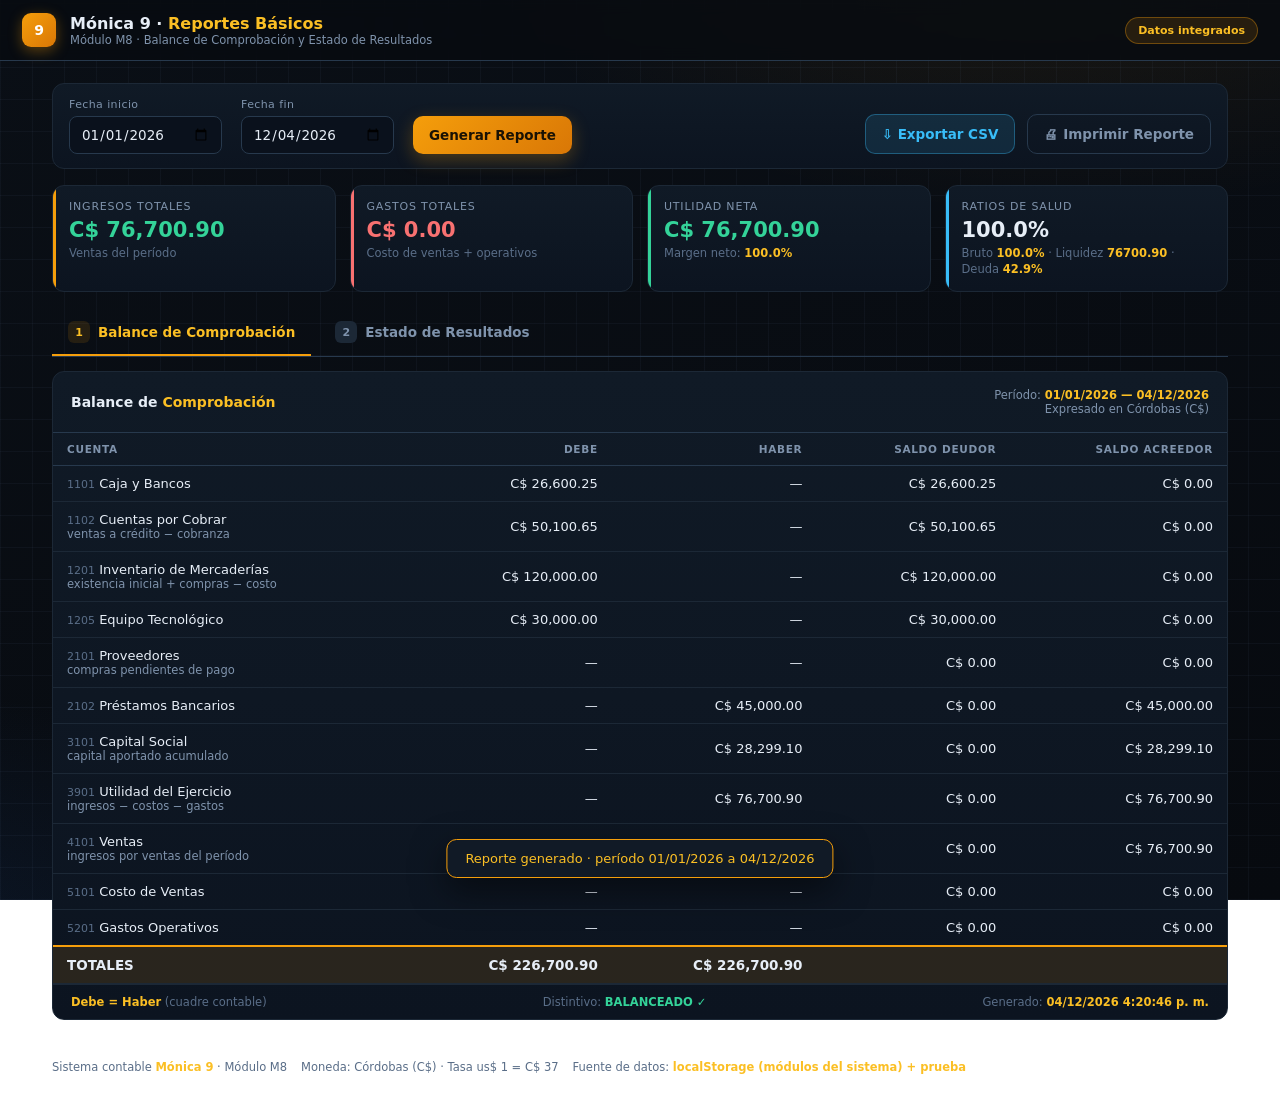
<file: reportes.html>
<!DOCTYPE html>
<html lang="es">
<head>
<meta charset="UTF-8"/>
<meta name="viewport" content="width=device-width, initial-scale=1.0"/>
<title>Mónica 9 · Reportes Básicos (M8)</title>
<style>
  :root{
    --bg:#070a0f; --panel:#0e151f; --card:#101a26; --card2:#0c1420; --line:#1c2836; --line2:#27394d;
    --text:#e7eef7; --muted:#7f93ac; --dim:#5a6e88;
    --amber:#f59e0b; --amber2:#fbbf24; --amber-soft:rgba(245,158,11,.12);
    --green:#34d399; --green-soft:rgba(52,211,153,.12);
    --red:#f87171; --red-soft:rgba(248,113,113,.12);
    --sky:#38bdf8; --sky-soft:rgba(56,189,248,.12);
    --radius:12px;
  }
  *{box-sizing:border-box}
  html,body{height:100%}
  body{margin:0;color:var(--text);font-family:"Segoe UI",system-ui,-apple-system,Tahoma,Geneva,Verdana,sans-serif;font-size:14px;
    background:
      repeating-linear-gradient(0deg,rgba(125,155,205,.05) 0 1px,transparent 1px 32px),
      repeating-linear-gradient(90deg,rgba(125,155,205,.05) 0 1px,transparent 1px 32px),
      radial-gradient(1100px 620px at 82% -14%,rgba(245,158,11,.10),transparent 55%),
      radial-gradient(900px 520px at -10% 108%,rgba(43,111,214,.12),transparent 55%),
      linear-gradient(160deg,#0a0f16,#070a0f);
    background-attachment:fixed;
  }
  header{position:sticky;top:0;z-index:10;display:flex;align-items:center;gap:14px;padding:13px 22px;border-bottom:1px solid var(--line2);background:rgba(8,11,17,.82);backdrop-filter:blur(8px)}
  header .logo{width:34px;height:34px;border-radius:9px;background:linear-gradient(135deg,#f59e0b,#d97706);display:flex;align-items:center;justify-content:center;font-weight:800;color:#fff;box-shadow:0 4px 14px rgba(245,158,11,.35)}
  header h1{margin:0;font-size:16px;font-weight:700}
  header h1 span{color:var(--amber2)}
  header .sub{font-size:11.5px;color:var(--muted)}
  .chip{margin-left:auto;font-size:11px;color:var(--amber2);background:var(--amber-soft);border:1px solid rgba(245,158,11,.35);border-radius:999px;padding:6px 12px;font-weight:600;white-space:nowrap}
  main{padding:22px;max-width:1220px;margin:0 auto}
  .bar{display:flex;gap:12px;flex-wrap:wrap;align-items:flex-end;background:linear-gradient(180deg,var(--card),var(--card2));border:1px solid var(--line);border-radius:var(--radius);padding:14px 16px;margin-bottom:16px}
  .bar label{display:block;font-size:11px;color:var(--muted);margin-bottom:5px;letter-spacing:.4px}
  .bar input{background:#0a111c;border:1px solid var(--line2);color:var(--text);border-radius:8px;padding:9px 11px;font-size:13.5px;font-family:inherit;outline:none}
  .bar input:focus{border-color:var(--amber);box-shadow:0 0 0 3px rgba(245,158,11,.15)}
  .bar .fld{min-width:160px}
  .bar .sp{flex:1}
  .btn{display:inline-flex;align-items:center;justify-content:center;gap:8px;border:none;border-radius:10px;padding:11px 16px;font-size:13.5px;font-weight:700;font-family:inherit;cursor:pointer;transition:transform .1s,box-shadow .15s,background .15s}
  .btn:active{transform:translateY(1px)}
  .btn.primary{background:linear-gradient(135deg,#f59e0b,#d97706);color:#1a1204;box-shadow:0 6px 18px rgba(245,158,11,.28)}
  .btn.primary:hover{box-shadow:0 8px 22px rgba(245,158,11,.4)}
  .btn.ghost{background:transparent;border:1px solid var(--line2);color:var(--muted);font-weight:600}
  .btn.ghost:hover{color:var(--amber2);border-color:var(--amber)}
  .btn.export{background:var(--sky-soft);color:var(--sky);border:1px solid rgba(56,189,248,.35)}
  .btn.export:hover{background:rgba(56,189,248,.22)}
  .stats{display:grid;grid-template-columns:repeat(4,1fr);gap:14px}
  .stat{background:linear-gradient(180deg,var(--card),var(--card2));border:1px solid var(--line);border-radius:var(--radius);padding:14px 16px;position:relative;overflow:hidden}
  .stat::before{content:"";position:absolute;inset:0 auto 0 0;width:3px;background:var(--amber)}
  .stat.b.green::before{background:var(--green)}
  .stat.b.red::before{background:var(--red)}
  .stat.b.sky::before{background:var(--sky)}
  .stat .t{font-size:11px;text-transform:uppercase;letter-spacing:.8px;color:var(--muted)}
  .stat .v{font-size:21px;font-weight:800;margin-top:5px;font-variant-numeric:tabular-nums}
  .stat .v.pos{color:var(--green)}
  .stat .v.neg{color:var(--red)}
  .stat .d{font-size:11.5px;color:var(--dim);margin-top:3px;line-height:1.4}
  .stat .d b{color:var(--amber2);font-weight:700}
  .tabs{display:flex;gap:8px;margin:18px 0 14px;border-bottom:1px solid var(--line2)}
  .tab{display:inline-flex;align-items:center;gap:8px;background:transparent;border:none;border-bottom:2px solid transparent;color:var(--muted);font-family:inherit;font-size:13.5px;font-weight:700;padding:11px 16px;cursor:pointer;transition:color .15s,border-color .15s}
  .tab:hover{color:var(--text)}
  .tab.active{color:var(--amber2);border-bottom-color:var(--amber)}
  .tab.active .n{background:var(--amber-soft);color:var(--amber2)}
  .tab .n{width:22px;height:22px;border-radius:6px;background:var(--line);display:inline-flex;align-items:center;justify-content:center;font-size:11px}
  .panel{display:none}
  .panel.active{display:block}
  .card{background:linear-gradient(180deg,var(--card),var(--card2));border:1px solid var(--line);border-radius:var(--radius);overflow:hidden}
  .head{display:flex;align-items:center;gap:12px;padding:16px 18px;border-bottom:1px solid var(--line2)}
  .head h2{margin:0;font-size:14px;font-weight:700}
  .head h2 span{color:var(--amber2)}
  .head .meta{margin-left:auto;font-size:11.5px;color:var(--muted);text-align:right}
  .head .meta b{color:var(--amber2)}
  table.tbl{width:100%;border-collapse:collapse;font-size:13px}
  table.tbl thead th{font-size:10.5px;text-transform:uppercase;letter-spacing:.7px;color:var(--muted);text-align:right;padding:10px 14px;border-bottom:1px solid var(--line2);font-weight:700;white-space:nowrap}
  table.tbl thead th:first-child,table.tbl thead th.al{text-align:left}
  table.tbl tbody td{padding:10px 14px;border-bottom:1px solid var(--line);text-align:right;font-variant-numeric:tabular-nums;white-space:nowrap}
  table.tbl tbody td:first-child,table.tbl tbody td.al{text-align:left;white-space:normal}
  table.tbl tbody tr:hover{background:rgba(245,158,11,.04)}
  table.tbl tbody tr.total td{background:rgba(245,158,11,.06);font-weight:800;border-top:1px solid var(--line2)}
  table.tbl tbody tr.grand td{background:var(--amber-soft);font-weight:800;font-size:13.5px;border-top:2px solid var(--amber)}
  table.tbl tbody tr.sub td{font-weight:700;color:var(--text)}
  table.tbl tbody tr.line td{font-weight:600}
  table.tbl tbody td.neg{color:var(--red)}
  table.tbl tbody td.pos{color:var(--green)}
  table.tbl .code{color:var(--dim);font-size:11px;width:70px}
  table.tbl .cuen{color:var(--muted);font-size:11.5px;display:block;font-weight:400}
  .foot{display:flex;justify-content:space-between;align-items:center;gap:10px;flex-wrap:wrap;font-size:11.5px;color:var(--dim);padding:10px 18px;border-top:1px solid var(--line)}
  .foot b{color:var(--amber2)}
  footer{max-width:1220px;margin:18px auto 0;padding:0 22px 22px;display:flex;gap:14px;flex-wrap:wrap;font-size:11.5px;color:var(--dim)}
  footer b{color:var(--amber2)}
  .toast{position:fixed;bottom:22px;left:50%;transform:translateX(-50%) translateY(20px);background:#111a26;border:1px solid var(--amber);color:var(--amber2);padding:11px 18px;border-radius:10px;font-size:13px;box-shadow:0 12px 34px rgba(0,0,0,.5);opacity:0;pointer-events:none;transition:opacity .25s,transform .25s;z-index:60}
  .toast.show{opacity:1;transform:translateX(-50%) translateY(0)}
  @media(max-width:940px){.stats{grid-template-columns:repeat(2,1fr)}}
  @media print{
    :root{--bg:#fff;--card:#fff;--card2:#fff;--line:#ccc;--line2:#aaa;--text:#111;--muted:#444;--dim:#666;--amber:#b45309;--amber2:#92400e;--green:#047857;--red:#b91c1c}
    body{background:#fff!important}
    header,.bar,.tabs,.no-print,footer,.toast,table.tbl thead th{display:none!important}
    .panel{display:none!important}
    .panel.active{display:block!important}
    main{padding:8px;max-width:100%}
    .stats{display:none!important}
    .card{border:1px solid #888;box-shadow:none}
    .head{border-bottom:1px solid #888}
    table.tbl{border-collapse:collapse}
    table.tbl thead th{display:table-cell!important}
    table.tbl td,table.tbl th{border-bottom:1px solid #999;color:#111}
  }
</style>
</head>
<body>
  <header>
    <div class="logo">9</div>
    <div>
      <h1>Mónica 9 · <span>Reportes Básicos</span></h1>
      <div class="sub">Módulo M8 · Balance de Comprobación y Estado de Resultados</div>
    </div>
    <span class="chip" id="chip">Preparando…</span>
  </header>

  <main>
    <div class="bar">
      <div class="fld"><label>Fecha inicio</label><input type="date" id="fInicio"/></div>
      <div class="fld"><label>Fecha fin</label><input type="date" id="fFin"/></div>
      <button class="btn primary" id="btnGenerar">Generar Reporte</button>
      <div class="sp"></div>
      <button class="btn export" id="btnCSV">⇩ Exportar CSV</button>
      <button class="btn ghost" id="btnPrint">🖨 Imprimir Reporte</button>
    </div>

    <section class="stats">
      <div class="stat"><div class="t">Ingresos Totales</div><div class="v pos" id="mIngresos">C$ 0.00</div><div class="d">Ventas del período</div></div>
      <div class="stat b red"><div class="t">Gastos Totales</div><div class="v neg" id="mGastos">C$ 0.00</div><div class="d">Costo de ventas + operativos</div></div>
      <div class="stat b green"><div class="t">Utilidad Neta</div><div class="v pos" id="mUtilidad">C$ 0.00</div><div class="d">Margen neto: <b id="mMargenNeto">—</b></div></div>
      <div class="stat b sky"><div class="t">Ratios de Salud</div><div class="v" id="mRatio">—</div><div class="d">Bruto <b id="mBruto">—</b> · Liquidez <b id="mLiquidez">—</b> · Deuda <b id="mDeuda">—</b></div></div>
    </section>

    <nav class="tabs">
      <button class="tab active" data-tab="balance"><span class="n">1</span>Balance de Comprobación</button>
      <button class="tab" data-tab="resultado"><span class="n">2</span>Estado de Resultados</button>
    </nav>

    <section class="panel active" id="panel-balance">
      <div class="card">
        <div class="head">
          <h2>Balance de <span>Comprobación</span></h2>
          <div class="meta">Período: <b id="balPeriodo">—</b><br/>Expresado en Córdobas (C$)</div>
        </div>
        <table class="tbl">
          <thead>
            <tr>
              <th class="al">Cuenta</th>
              <th>Debe</th><th>Haber</th><th>Saldo Deudor</th><th>Saldo Acreedor</th>
            </tr>
          </thead>
          <tbody id="balBody"></tbody>
        </table>
        <div class="foot">
          <span><b>Debe = Haber</b> (cuadre contable)</span>
          <span>Distintivo: <b id="balDistintivo">—</b></span>
          <span>Generado: <b id="balFecha">—</b></span>
        </div>
      </div>
    </section>

    <section class="panel" id="panel-resultado">
      <div class="card">
        <div class="head">
          <h2>Estado de <span>Resultados</span></h2>
          <div class="meta">Período: <b id="resPeriodo">—</b><br/>Expresado en Córdobas (C$)</div>
        </div>
        <table class="tbl" style="max-width:720px">
          <thead>
            <tr><th class="al">Concepto</th><th>Importe</th></tr>
          </thead>
          <tbody id="resBody"></tbody>
        </table>
        <div class="foot">
          <span><b>Utilidad Neta</b> = Ingresos − Costo de Ventas − Gastos Operativos</span>
          <span>Generado: <b id="resFecha">—</b></span>
        </div>
      </div>
    </section>
  </main>

  <footer>
    <span>Sistema contable <b>Mónica 9</b> · Módulo M8</span>
    <span>Moneda: Córdobas (C$) · Tasa us$ 1 = C$ 37</span>
    <span>Fuente de datos: <b id="origen">—</b></span>
  </footer>

  <div class="toast" id="toast"></div>

<script>
  var TASA = 37;
  var SEEDKEY = 'm8_fin_seed';
  var $ = function(id){ return document.getElementById(id); };
  var toastTimer = null;
  var OPS = [];
  var invOpen = 120000;
  var patronPre = /(?:^|[^\d])(\d[\d,.]+)/;

  function pad(n){ return String(n).padStart(2,'0'); }
  function fmtC(x){ return 'C$ ' + Number(x||0).toLocaleString('es-NI',{minimumFractionDigits:2,maximumFractionDigits:2}); }
  function fmtD(f){ if(!f) return '—'; var p=f.split('-'); return p.length===3?(p[2]+'/'+p[1]+'/'+p[0]):f; }
  function hoy(){ var d=new Date(),o=d.getTimezoneOffset(); return new Date(d.getTime()-o*60000).toISOString().slice(0,10); }
  function diaMes(mesIndex, dia){ return '2026-'+pad(mesIndex+1)+'-'+pad(dia); }
  function esc(s){ return String(s==null?'':s).replace(/[&<>"']/g,function(c){ return {'&':'&amp;','<':'&lt;','>':'&gt;','"':'&quot;',"'":'&#39;'}[c]; }); }
  function toast(msg){ var t=$('toast'); t.textContent=msg; t.classList.add('show'); clearTimeout(toastTimer); toastTimer=setTimeout(function(){ t.classList.remove('show'); },2400); }
  function num(r){
    if(r && typeof r.monto==='number') return r.monto;
    if(r && typeof r.montoTotal==='number') return r.montoTotal;
    if(r && typeof r.total==='number') return r.total;
    if(r && typeof r.importe==='number') return r.importe;
    if(r && r.monto_usd) return Math.round(r.monto_usd*TASA*100)/100;
    if(r && r.monto) return Number(r.monto);
    if(r && r.importe) return Number(r.importe);
    return null;
  }
  function fechaDe(r){
    return r.fechaVencimiento || r.fecha_vencimiento || r.fecha || r.createdAt || r.fechaEmision || null;
  }
  function normOp(o){
    return {
      fecha: o.fecha || hoy(),
      categoria: o.categoria || 'ventas',
      tipo: o.tipo === 'gasto' ? 'gasto' : 'ingreso',
      monto: Math.round(Number(o.monto)*100)/100,
      concepto: o.concepto || o.categoria || ''
    };
  }

  function seedOps(){
    var out=[], meses=['Enero','Febrero','Marzo','Abril','Mayo','Junio','Julio','Agosto','Septiembre','Octubre','Noviembre','Diciembre'];
    for(var m=0;m<12;m++){
      var v = 150000 + (m+1)*2000 + (m%3)*4000;
      var cob = Math.round(v*0.92);
      var c = Math.round(v*0.62);
      var g = 9500 + (m+1)*120;
      var comp = Math.round(c*0.60);
      out.push({fecha:diaMes(m,15),categoria:'ventas',tipo:'ingreso',monto:v,concepto:'Ventas de '+(meses[m])});
      out.push({fecha:diaMes(m,20),categoria:'cobranza',tipo:'ingreso',monto:cob,concepto:'Cobranza de cuentas por cobrar ('+(meses[m])+')'});
      out.push({fecha:diaMes(m,25),categoria:'costo_ventas',tipo:'gasto',monto:c,concepto:'Costo de mercaderías vendidas ('+(meses[m])+')'});
      out.push({fecha:diaMes(m,28),categoria:'gastos_operativos',tipo:'gasto',monto:g,concepto:'Gastos operativos ('+(meses[m])+')'});
      out.push({fecha:diaMes(m,10),categoria:'compras',tipo:'gasto',monto:comp,concepto:'Compras e inventario ('+(meses[m])+')'});
    }
    return out;
  }

  function leerFuentes(){
    var ops = [], inventVal = 0, found = false, keys=[];
    try{ keys = Object.keys(localStorage); }catch(e){}
    keys.forEach(function(k){
      if(k === SEEDKEY) return;
      try{
        var v = JSON.parse(localStorage.getItem(k));
        if(!Array.isArray(v)) return;
        found = true;
        var isCxc = /cxc|cuentas|credito|cobranza/i.test(k);
        var isInv = /invent|stock|mercader|producto|articulo/i.test(k);
        var isCost = /costo|compra|proveedor/i.test(k);
        var isGast = /gasto/i.test(k);
        var isVent = /venta|factur|ingreso|pedido|orden|sale/i.test(k);
        v.forEach(function(r){
          if(!r || typeof r!=='object') return;
          if(r.categoria && r.tipo && r.monto!=null){
            ops.push(normOp(r)); return;
          }
          var mn = num(r); if(mn==null) return;
          var fe = fechaDe(r) || hoy();
          var tipo = fe && /Pendiente|Pagado|Parcial/.test(String(r.estado||'')) && isCxc ? 'ingreso' : null;
          if(isInv){
            inventVal += mn; return;
          }
          if(isCxc){
            ops.push({fecha:fe,categoria:'ventas',tipo:'ingreso',monto:mn,concepto:'Venta a crédito · '+(r.cliente||'')});
            if(Array.isArray(r.abonos)){
              r.abonos.forEach(function(a){
                var am = Number(a&&a.monto); if(!(am>0)) return;
                ops.push({fecha:a.fecha||fe,categoria:'cobranza',tipo:'ingreso',monto:am,concepto:'Abono · '+(r.cliente||'')});
              });
            }
            return;
          }
          if(isGast){ ops.push({fecha:fe,categoria:'gastos_operativos',tipo:'gasto',monto:mn,concepto:k}); return; }
          if(isCost){ ops.push({fecha:fe,categoria:'compras',tipo:'gasto',monto:mn,concepto:k}); return; }
          if(isVent){ ops.push({fecha:fe,categoria:'ventas',tipo:'ingreso',monto:mn,concepto:k}); return; }
          ops.push({fecha:fe,categoria: r.tipo==='gasto'?'gastos_operativos':'ventas',tipo:r.tipo==='gasto'?'gasto':'ingreso',monto:mn,concepto:k});
        });
      }catch(e){}
    });
    if(!ops.length && !found){
      ops = seedOps();
      try{ localStorage.setItem(SEEDKEY, JSON.stringify(ops)); }catch(e){}
      $('origen').textContent = 'Datos financieros de prueba (semilla generada)';
      $('chip').className = 'chip'; $('chip').textContent = 'Modo demostración';
    } else {
      $('origen').textContent = 'localStorage (' + (found?'módulos del sistema':'—') + ') + prueba';
      $('chip').className = 'chip ok'; $('chip').textContent = 'Datos integrados';
    }
    OPS = ops;
    invOpen = inventVal > 0 ? inventVal : 120000;
  }

  function enRango(o, ini, fin){
    if(!ini && !fin) return true;
    return (!ini || o.fecha >= ini) && (!fin || o.fecha <= fin);
  }
  function sumV(ops, cat){ return ops.filter(function(o){ return o.categoria===cat; }).reduce(function(s,o){ return s+Number(o.monto); },0); }
  function round2(x){ return Math.round(x*100)/100; }

  function calcular(ini, fin){
    var ops = OPS.filter(function(o){ return enRango(o, ini, fin); });
    var V = sumV(ops,'ventas'), Cob = sumV(ops,'cobranza'), C = sumV(ops,'costo_ventas'),
        G = sumV(ops,'gastos_operativos'), Com = sumV(ops,'compras');
    var inv = Math.max(invOpen + Com - C, 0);
    var cxc = Math.max(V - Cob, 0);
    var prov = round2(Com*0.25), cred = 45000;
    var util = round2(V - C - G);
    var cap = round2((Cob + cxc + inv + 30000 + C + G) - (prov + cred + V + util));
    return { V:Cob+0, Ven:V, Cob:Cob, C:C, G:G, Com:Com, inv:inv, cxc:cxc, prov:prov, cred:cred, util:util, cap:cap, pre:ops };
  }

  function fila(cuenta, debe, haber, tipo){
    var d = round2(debe), h = round2(haber);
    var sd = d>h ? round2(d-h) : 0, sa = h>d ? round2(h-d) : 0;
    return '<tr>'
      + '<td class="al"><span class="code">'+esc(cuenta.cod)+'</span> '+esc(cuenta.nombre)+(cuenta.cuen?'<span class="cuen">'+esc(cuenta.cuen)+'</span>':'')+'</td>'
      + '<td>'+(d?fmtC(d):'—')+'</td><td>'+(h?fmtC(h):'—')+'</td>'
      + '<td>'+fmtC(sd)+'</td><td>'+fmtC(sa)+'</td>'
      + '</tr>';
  }

  function renderBalance(ini, fin){
    var r = calcular(ini, fin);
    var rows = ''
      + fila({cod:'1101',nombre:'Caja y Bancos'}, r.Cob, 0)
      + fila({cod:'1102',nombre:'Cuentas por Cobrar',cuen:'ventas a crédito − cobranza'}, r.cxc, 0)
      + fila({cod:'1201',nombre:'Inventario de Mercaderías',cuen:'existencia inicial + compras − costo'}, r.inv, 0)
      + fila({cod:'1205',nombre:'Equipo Tecnológico'}, 30000, 0)
      + fila({cod:'2101',nombre:'Proveedores',cuen:'compras pendientes de pago'}, 0, r.prov)
      + fila({cod:'2102',nombre:'Préstamos Bancarios'}, 0, r.cred)
      + fila({cod:'3101',nombre:'Capital Social',cuen:'capital aportado acumulado'}, 0, r.cap)
      + fila({cod:'3901',nombre:'Utilidad del Ejercicio',cuen:'ingresos − costos − gastos'}, 0, Math.max(r.util,0))
      + fila({cod:'4101',nombre:'Ventas',cuen:'ingresos por ventas del período'}, 0, r.Ven)
      + fila({cod:'5101',nombre:'Costo de Ventas'}, r.C, 0)
      + fila({cod:'5201',nombre:'Gastos Operativos'}, r.G, 0);
    var debe = r.Cob + r.cxc + r.inv + 30000 + r.C + r.G;
    var haber = r.prov + r.cred + r.cap + Math.max(r.util,0) + r.Ven;
    rows += '<tr class="grand"><td class="al">TOTALES</td><td>'+fmtC(debe)+'</td><td>'+fmtC(haber)+'</td><td></td><td></td></tr>';
    $('balBody').innerHTML = rows;
    $('balPeriodo').textContent = fmtD(ini||'')+' — '+fmtD(fin||'');
    $('balDistintivo').textContent = Math.abs(round2(debe-haber))<0.01 ? 'BALANCEADO ✓' : 'DESCUADRE (C$ '+fmtC(round2(debe-haber))+')';
    $('balDistintivo').style.color = Math.abs(round2(debe-haber))<0.01 ? 'var(--green)' : 'var(--red)';
    $('balFecha').textContent = fmtD(hoy())+' '+new Date().toLocaleTimeString('es-NI');
    return { debe:debe, haber:haber };
  }

  function filaRes(nombre, valor, cls, bold){
    return '<tr class="'+cls+'"><td class="al">'+esc(nombre)+'</td><td class="'+(valor<0?'neg':'pos')+'">'+fmtC(valor)+'</td></tr>';
  }

  function renderResultado(ini, fin){
    var r = calcular(ini, fin);
    var vb = round2(r.Ven - r.C);
    var G = r.G;
    var rows = ''
      + filaRes('Ingresos por Ventas', r.Ven, 'line', false)
      + filaRes('(-) Costo de Ventas', r.C, 'line', false)
      + filaRes('= Utilidad Bruta', vb, 'sub', false)
      + '<tr class="line"><td class="al">(-) Gastos Operativos</td><td>'+fmtC(G)+'</td></tr>'
      + '<tr><td class="al" style="padding-left:26px">Sueldos y salarios</td><td>'+fmtC(round2(G*0.45))+'</td></tr>'
      + '<tr><td class="al" style="padding-left:26px">Alquiler y arrendamiento</td><td>'+fmtC(round2(G*0.20))+'</td></tr>'
      + '<tr><td class="al" style="padding-left:26px">Servicios básicos</td><td>'+fmtC(round2(G*0.15))+'</td></tr>'
      + '<tr><td class="al" style="padding-left:26px">Depreciación</td><td>'+fmtC(round2(G*0.10))+'</td></tr>'
      + '<tr><td class="al" style="padding-left:26px">Otros gastos</td><td>'+fmtC(round2(G*0.10))+'</td></tr>'
      + '<tr class="sub"><td class="al">= Utilidad Neta</td><td class="'+(r.util<0?'neg':'pos')+'">'+fmtC(r.util)+'</td></tr>';
    $('resBody').innerHTML = rows;
    $('resPeriodo').textContent = fmtD(ini||'')+' — '+fmtD(fin||'');
    $('resFecha').textContent = fmtD(hoy())+' '+new Date().toLocaleTimeString('es-NI');
  }

  function renderMetricas(ini, fin){
    var r = calcular(ini, fin);
    var ing = r.Ven, gas = r.C + r.G, util = r.util;
    var mb = ing>0 ? round2((ing-r.C)/ing*100) : 0;
    var mn = ing>0 ? round2(util/ing*100) : 0;
    var liq = r.prov>0 ? round2((r.Cob+r.cxc)/r.prov) : round2((r.Cob+r.cxc)/1);
    var deu = r.cap>0 ? round2((r.prov+r.cred)/(r.cap+Math.max(util,0))*100) : 0;
    $('mIngresos').textContent = fmtC(ing);
    $('mGastos').textContent = fmtC(gas);
    $('mUtilidad').textContent = fmtC(util);
    $('mUtilidad').className = 'v '+(util>=0?'pos':'neg');
    $('mMargenNeto').textContent = mn.toFixed(1)+'%';
    $('mRatio').textContent = mb.toFixed(1)+'%';
    $('mBruto').textContent = mb.toFixed(1)+'%';
    $('mLiquidez').textContent = liq.toFixed(2);
    $('mDeuda').textContent = deu.toFixed(1)+'%';
    return { ing:ing, gas:gas, util:util };
  }

  function generar(){
    var ini = $('fInicio').value || null, fin = $('fFin').value || null;
    if(ini && fin && ini > fin){ toast('La fecha inicial no puede ser posterior a la final.'); return; }
    renderMetricas(ini, fin);
    renderBalance(ini, fin);
    renderResultado(ini, fin);
    toast('Reporte generado · período '+(fmtD(ini)||'inicio')+' a '+(fmtD(fin)||'hoy'));
  }

  function csvEscape(ca){
    ca = String(ca==null?'':ca).replace(/"/g,'""');
    return /[",;\n]/.test(ca) ? '"'+ca+'"' : ca;
  }
  function exportarCSV(){
    var ini=$('fInicio').value||null, fin=$('fFin').value||null;
    var nombre = document.querySelector('.tab.active').getAttribute('data-tab')==='balance' ? 'Balance de Comprobacion' : 'Estado de Resultados';
    var lines = ['Mónica 9 · '+nombre];
    lines.push('Periodo;'+ (ini||'inicio') +' a '+ (fin||'hoy'));
    lines.push('Expresado en Cordobas (US$ 1 = C$ '+TASA+')');
    var tb = document.querySelector('.panel.active table.tbl');
    var trs = tb.querySelectorAll('thead tr, tbody tr');
    var has = [];
    trs.forEach(function(tr){
      var cels = tr.querySelectorAll('th, td'), fila=[];
      cels.forEach(function(c){ fila.push(csvEscape(c.textContent.trim())); });
      has.push(fila.join(','));
    });
    var csv = '\uFEFF' + lines.join('\n') + '\n' + has.join('\n');
    var blob = new Blob([csv],{type:'text/csv;charset=utf-8'});
    var a = document.createElement('a');
    a.href = URL.createObjectURL(blob);
    a.download = 'monica9_'+($('tabActivo')||nombre).toLowerCase().replace(/[^a-z0-9]+/g,'_')+'_'+hoy()+'.csv';
    document.body.appendChild(a); a.click(); a.remove();
    toast('CSV exportado: '+a.download);
  }

  function init(){
    var hoyI = hoy();
    $('fInicio').value = hoyI.slice(0,4)+'-01-01';
    $('fFin').value = hoyI;
    document.querySelectorAll('.tab').forEach(function(t){
      t.addEventListener('click', function(){
        document.querySelectorAll('.tab').forEach(function(x){ x.classList.remove('active'); });
        var tb = t.getAttribute('data-tab'); t.classList.add('active');
        document.querySelectorAll('.panel').forEach(function(p){ p.classList.remove('active'); });
        $('panel-'+tb).classList.add('active');
      });
    });
    $('btnGenerar').addEventListener('click', generar);
    $('btnCSV').addEventListener('click', exportarCSV);
    $('btnPrint').addEventListener('click', function(){ window.print(); });
    leerFuentes();
    generar();
  }
  document.addEventListener('DOMContentLoaded', init);
</script>
</body>
</html>
</file>
<file: style.css>
body {
  font-family: 'Segoe UI', Tahoma, Geneva, Verdana, sans-serif;
  background-color: #121212;
  color: #e0e0e0;
  margin: 0;
  padding: 20px;
}

.container {
  max-width: 700px;
  margin: 0 auto;
}

h1 {
  text-align: center;
  color: #64b5f6;
  margin-bottom: 20px;
}

.nav-tabs {
  display: flex;
  gap: 10px;
  margin-bottom: 20px;
}

.tab-btn {
  flex: 1;
  padding: 12px;
  background: #2b2b2b;
  border: 1px solid #444;
  color: #bbb;
  font-weight: bold;
  cursor: pointer;
  border-radius: 6px;
  transition: 0.3s;
}

.tab-btn.active, .tab-btn:hover {
  background: #1976d2;
  color: white;
  border-color: #1976d2;
}

.modulo-contenido {
  display: none;
}

.modulo-contenido.active {
  display: block;
}

.card {
  background: #1e1e1e;
  padding: 20px;
  border-radius: 8px;
  box-shadow: 0 4px 10px rgba(0,0,0,0.5);
  margin-bottom: 20px;
  border: 1px solid #333;
}

.sub-card {
  border: 1px dashed #555;
  border-radius: 6px;
  padding: 15px;
  margin-bottom: 15px;
}

.sub-card legend {
  color: #64b5f6;
  padding: 0 8px;
  font-weight: bold;
}

.form-group {
  margin-bottom: 15px;
}

.form-row {
  display: flex;
  gap: 15px;
}

label {
  display: block;
  margin-bottom: 5px;
  font-weight: bold;
  color: #bbb;
}

input, .select-style {
  width: 100%;
  padding: 10px;
  box-sizing: border-box;
  background: #2b2b2b;
  border: 1px solid #444;
  color: #fff;
  border-radius: 4px;
}

input:focus, .select-style:focus {
  outline: none;
  border-color: #64b5f6;
}

.btn {
  width: 100%;
  padding: 12px;
  border: none;
  border-radius: 4px;
  font-size: 16px;
  cursor: pointer;
  font-weight: bold;
}

.btn-primary { background: #1976d2; color: white; }
.btn-primary:hover { background: #1565c0; }

.btn-secondary { background: #0288d1; color: white; margin-bottom: 10px; }
.btn-secondary:hover { background: #0277bd; }

.btn-success { background: #388e3c; color: white; margin-top: 15px; }
.btn-success:hover { background: #2e7d32; }

.btn-danger {
  background: #d32f2f;
  color: white;
  border: none;
  padding: 5px 10px;
  border-radius: 3px;
  cursor: pointer;
}

/* TABLAS */
.tabla-container {
  margin-top: 15px;
  overflow-x: auto;
}

table {
  width: 100%;
  border-collapse: collapse;
  background: #252525;
}

th, td {
  border: 1px solid #444;
  padding: 8px 12px;
  text-align: left;
  font-size: 14px;
}

th {
  background-color: #333;
  color: #64b5f6;
}

#mensaje-estado {
  margin-top: 15px;
  padding: 12px;
  border-radius: 4px;
  text-align: center;
  font-weight: bold;
}

.exito { background: #1b5e20; color: #a5d6a7; }
.error { background: #b71c1c; color: #ffcdd2; }
</file>
